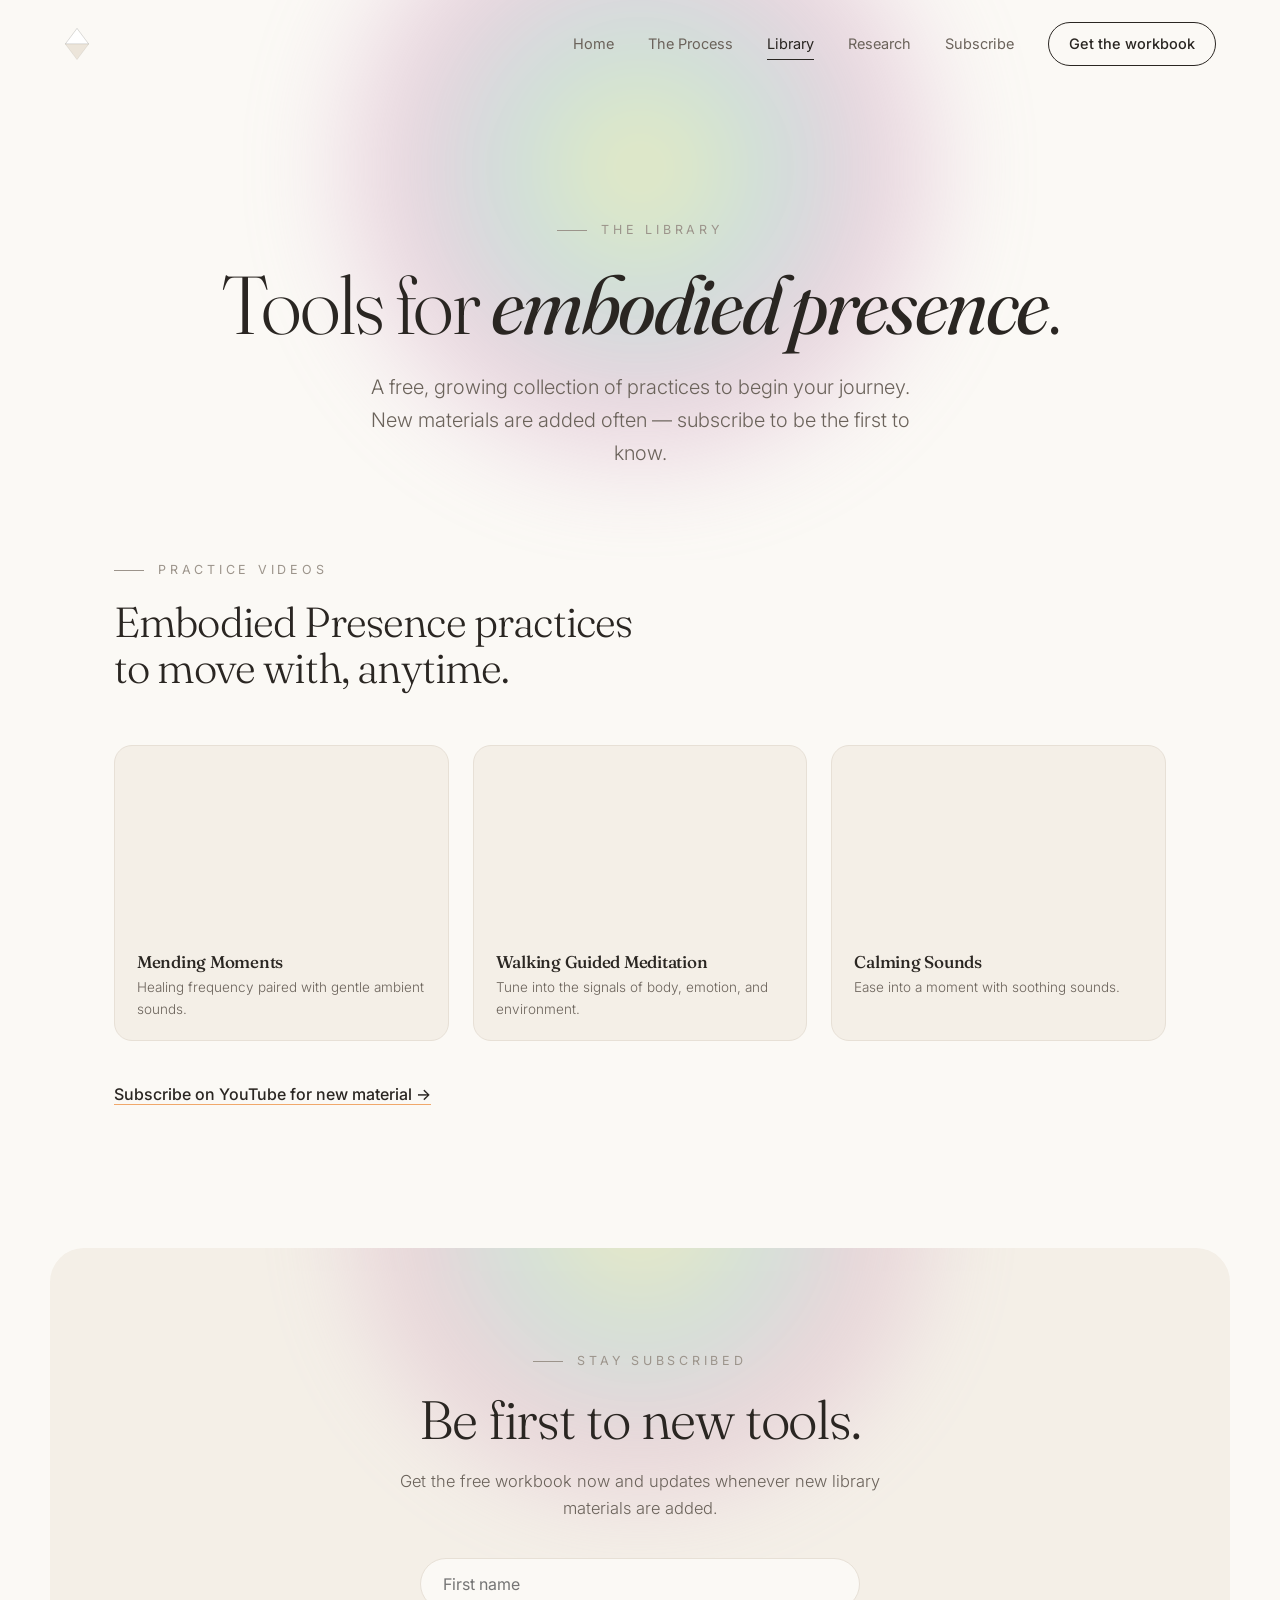
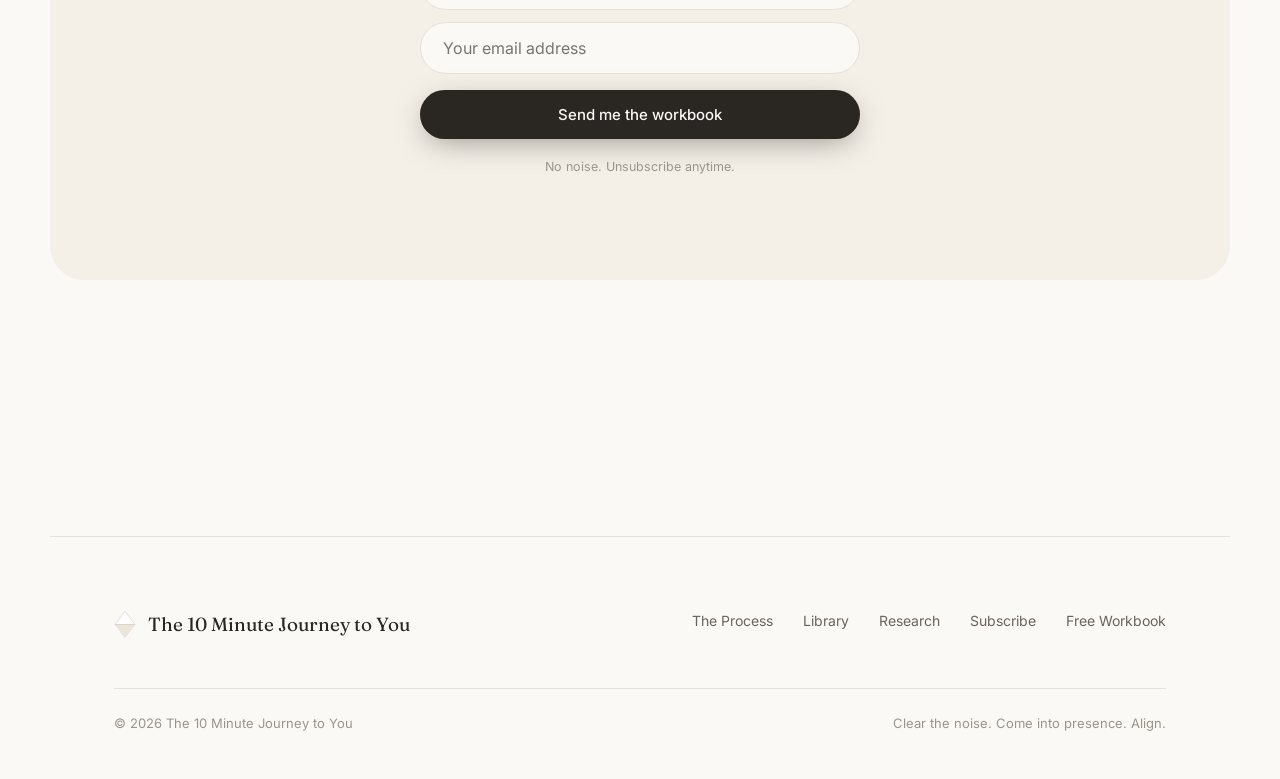
<file: library.html>
<!DOCTYPE html>
<html lang="en">
<head>
<meta charset="UTF-8">
<meta name="viewport" content="width=device-width, initial-scale=1.0">
<title>Library - The 10 Minute Journey to You</title>
<meta name="description" content="A free, growing library of Embodied Presence practices and tools. Begin your 10-minute journey today.">
<meta property="og:title" content="Library - The 10 Minute Journey to You">
<meta property="og:description" content="A free, growing library of Embodied Presence practices and tools. Begin your 10-minute journey today.">
<meta property="og:type" content="website">
<meta property="og:image" content="[data-uri]">
<meta name="twitter:card" content="summary_large_image">
<link rel="icon" href="[data-uri]">
<link rel="preconnect" href="https://fonts.googleapis.com">
<link rel="preconnect" href="https://fonts.gstatic.com" crossorigin>
<link href="https://fonts.googleapis.com/css2?family=Fraunces:ital,opsz,wght@0,9..144,300..600;1,9..144,300..500&family=Inter:wght@300;400;500;600&display=swap" rel="stylesheet">
<style>
:root{
  --ink:#2a2622; --ink-soft:#6b635b; --ink-faint:#9c948b;
  --paper:#fbf9f5; --paper-warm:#f4efe7; --line:#e7e0d6;
  --c-blue:#7fb4d4; --c-green:#9ecf8f; --c-yellow:#f4d97a; --c-orange:#f0a86b; --c-rose:#e89aa8; --c-violet:#b79ccf;
  --maxw:1180px;
  /* vertical rhythm scale — consistent section spacing across breakpoints */
  --space-section:clamp(72px,11vw,150px);
  --space-section-lg:clamp(88px,13vw,180px);
  --space-block:clamp(40px,7vw,72px);
  --space-stack:clamp(24px,5vw,40px);
}
*{margin:0;padding:0;box-sizing:border-box}
html{scroll-behavior:smooth}
body{
  font-family:'Inter',sans-serif; color:var(--ink); background:var(--paper);
  line-height:1.65; -webkit-font-smoothing:antialiased; overflow-x:clip;
}
h1,h2,h3,h4{font-family:'Fraunces',serif; font-weight:400; line-height:1.08; letter-spacing:-0.015em}
.serif{font-family:'Fraunces',serif}
a{color:inherit; text-decoration:none}
img{max-width:100%; display:block}

/* ---------- nav ---------- */
nav{
  position:fixed; top:0; left:0; right:0; z-index:100;
  display:flex; align-items:center; justify-content:space-between;
  padding:22px clamp(24px,6vw,64px);
  transition:background .5s ease, padding .5s ease, box-shadow .5s ease;
}
nav.scrolled,nav.solid{background:rgba(251,249,245,.82); backdrop-filter:blur(18px) saturate(1.4); padding:14px clamp(24px,6vw,64px); box-shadow:0 1px 0 rgba(0,0,0,.04)}
.brand{display:flex; align-items:center; gap:11px; font-family:'Fraunces',serif; font-size:18px; letter-spacing:-.01em}
.brand .glyph{width:26px; height:34px}
.navlinks{display:flex; gap:34px; align-items:center}
.navlinks a{font-size:14.5px; color:var(--ink-soft); transition:color .3s; position:relative}
.navlinks a:hover,.navlinks a.active{color:var(--ink)}
.navlinks a:not(.nav-cta)::after{content:''; position:absolute; left:0; bottom:-4px; width:0; height:1px; background:var(--ink); transition:width .3s}
.navlinks a:not(.nav-cta):hover::after,.navlinks a.active::after{width:100%}
.nav-cta{padding:9px 20px; border:1px solid var(--ink); border-radius:100px; color:var(--ink)!important; font-weight:500; transition:all .35s}
.nav-cta:hover{background:var(--ink); color:var(--paper)!important}
.burger{display:none; flex-direction:column; justify-content:center; align-items:center; gap:5px; cursor:pointer; background:none; border:none; width:44px; height:44px; margin:-4px -10px -4px 0; -webkit-tap-highlight-color:transparent}
.burger span{width:24px; height:2px; background:var(--ink); border-radius:2px; transition:transform .35s cubic-bezier(.2,.8,.2,1), opacity .25s}
.burger.open span:nth-child(1){transform:translateY(7px) rotate(45deg)}
.burger.open span:nth-child(2){opacity:0}
.burger.open span:nth-child(3){transform:translateY(-7px) rotate(-45deg)}
.nav-scrim{position:fixed; inset:0; z-index:99; background:rgba(42,38,34,.32); backdrop-filter:blur(3px); opacity:0; visibility:hidden; transition:opacity .45s ease, visibility .45s ease}
.nav-scrim.open{opacity:1; visibility:visible}

/* ---------- buttons ---------- */
.btn{
  display:inline-block; padding:15px 34px; border-radius:100px; font-size:15px; font-weight:500; cursor:pointer;
  transition:transform .35s cubic-bezier(.2,.8,.2,1), box-shadow .35s, background .35s; border:none; font-family:inherit;
}
.btn-primary{background:var(--ink); color:var(--paper); box-shadow:0 8px 30px -8px rgba(42,38,34,.5)}
.btn-primary:hover{transform:translateY(-3px); box-shadow:0 16px 40px -10px rgba(42,38,34,.55)}
.btn-ghost{background:transparent; color:var(--ink); border:1px solid var(--line)}
.btn-ghost:hover{border-color:var(--ink); transform:translateY(-3px)}
.btn-light{background:var(--paper); color:var(--ink)}
.btn-light:hover{transform:translateY(-3px); box-shadow:0 16px 40px -12px rgba(0,0,0,.5)}
.btn-outline-l{background:transparent; color:var(--paper); border:1px solid rgba(251,249,245,.35)}
.btn-outline-l:hover{border-color:var(--paper); transform:translateY(-3px)}

/* ---------- layout helpers ---------- */
section{position:relative}
.wrap{max-width:var(--maxw); margin:0 auto; padding-left:clamp(24px,6vw,64px); padding-right:clamp(24px,6vw,64px)}
.band{padding:var(--space-section) 0}
.sec-eyebrow{font-size:12.5px; letter-spacing:.3em; text-transform:uppercase; color:var(--ink-faint); margin-bottom:20px; display:flex; align-items:center; gap:14px}
.sec-eyebrow::before{content:''; width:30px; height:1px; background:var(--ink-faint)}
.accent{
  background:linear-gradient(105deg,var(--c-blue),var(--c-green),var(--c-yellow),var(--c-orange),var(--c-rose),var(--c-violet));
  -webkit-background-clip:text; background-clip:text; -webkit-text-fill-color:transparent;
}

.reveal{opacity:0; transform:translateY(34px); transition:opacity 1s cubic-bezier(.2,.7,.2,1), transform 1s cubic-bezier(.2,.7,.2,1)}
.reveal.in{opacity:1; transform:none}
.reveal.d1{transition-delay:.1s}.reveal.d2{transition-delay:.2s}.reveal.d3{transition-delay:.3s}.reveal.d4{transition-delay:.4s}

/* ---------- page header (interior pages) ---------- */
.page-head{
  padding:clamp(140px,20vw,220px) 0 clamp(50px,7vw,90px); text-align:center; position:relative; overflow:hidden;
}
.page-head .aura{
  position:absolute; top:30%; left:50%; transform:translate(-50%,-50%);
  width:min(62vw,600px); aspect-ratio:1; z-index:0; pointer-events:none; filter:blur(54px); opacity:.42;
}
.page-head .inner{position:relative; z-index:2}
.page-head .sec-eyebrow{justify-content:center}
.page-head h1{font-size:clamp(40px,7vw,82px); font-weight:300; letter-spacing:-.03em; margin-bottom:22px}
.page-head h1 em{font-style:italic; font-weight:400}
.page-head p{font-size:clamp(17px,2vw,20px); color:var(--ink-soft); max-width:560px; margin:0 auto; font-weight:300}

/* ---------- hero (home) ---------- */
.hero{min-height:100svh; display:flex; flex-direction:column; align-items:center; justify-content:center; text-align:center; position:relative; padding:120px 24px 80px; overflow:hidden}
.aura-breathe{position:absolute; top:46%; left:50%; transform:translate(-50%,-50%); width:min(78vw,820px); aspect-ratio:1; z-index:0; pointer-events:none; filter:blur(46px); opacity:.5; animation:breathe 11s ease-in-out infinite}
@keyframes breathe{0%,100%{transform:translate(-50%,-50%) scale(1); opacity:.46}50%{transform:translate(-50%,-50%) scale(1.08); opacity:.6}}
.hero-inner{position:relative; z-index:2; max-width:880px}
.eyebrow{font-size:13px; letter-spacing:.34em; text-transform:uppercase; color:var(--ink-soft); margin-bottom:30px; opacity:0; animation:rise 1s .2s forwards}
.hero h1{font-size:clamp(44px,8.2vw,104px); font-weight:300; letter-spacing:-.03em; margin-bottom:26px}
.hero h1 .l{display:inline-block; opacity:0; transform:translateY(28px); animation:rise 1.1s forwards}
.hero h1 em{font-style:italic; font-weight:400}
.hero p.sub{font-size:clamp(17px,2vw,21px); color:var(--ink-soft); max-width:560px; margin:0 auto 42px; font-weight:300; opacity:0; animation:rise 1s 1.1s forwards}
.hero-cta{display:flex; gap:16px; justify-content:center; flex-wrap:wrap; opacity:0; animation:rise 1s 1.3s forwards}
.scrollcue{position:absolute; bottom:34px; left:50%; transform:translateX(-50%); z-index:2; opacity:0; animation:rise 1s 1.7s forwards}
.scrollcue .dot{width:5px; height:5px; border-radius:50%; background:var(--ink-faint); margin:0 auto; animation:fall 1.8s ease-in-out infinite}
.scrollcue span{font-size:11px; letter-spacing:.2em; text-transform:uppercase; color:var(--ink-faint); display:block; margin-top:8px}
@keyframes fall{0%{transform:translateY(0); opacity:0}40%{opacity:1}100%{transform:translateY(14px); opacity:0}}
@keyframes rise{to{opacity:1; transform:translateY(0)}}

/* ---------- statement ---------- */
.statement{text-align:center; padding:var(--space-section-lg) 0}
.statement h2{font-size:clamp(28px,4.6vw,56px); font-weight:300; line-height:1.18; max-width:900px; margin:0 auto; letter-spacing:-.02em}
.statement h2 em{font-style:italic}
.statement .accent{font-style:italic}

/* ---------- pillars ---------- */
.pillars{display:grid; grid-template-columns:repeat(3,1fr); gap:clamp(28px,4vw,64px); margin-top:var(--space-block)}
.pillar .num{font-family:'Fraunces',serif; font-size:15px; color:var(--ink-faint); margin-bottom:18px; letter-spacing:.05em}
.pillar h3{font-size:25px; margin-bottom:12px; font-weight:400}
.pillar p{color:var(--ink-soft); font-size:15.5px; font-weight:300}
.pillar .rule{width:34px; height:2px; border-radius:2px; margin-bottom:24px}

/* ---------- feature ---------- */
.feature{display:grid; grid-template-columns:1.05fr 1fr; gap:clamp(40px,6vw,90px); align-items:center}
.feature.flip{grid-template-columns:1fr 1.05fr}
.feature-img{position:relative; border-radius:22px; overflow:hidden; aspect-ratio:4/3; box-shadow:0 30px 70px -28px rgba(42,38,34,.4)}
.feature-img img{width:100%; height:100%; object-fit:cover; transition:transform 1.2s cubic-bezier(.2,.7,.2,1)}
.feature-img:hover img{transform:scale(1.05)}
.feature h2{font-size:clamp(30px,4vw,46px); font-weight:300; margin-bottom:24px; letter-spacing:-.02em}
.feature h2 em{font-style:italic}
.feature p{color:var(--ink-soft); font-size:16.5px; margin-bottom:18px; font-weight:300}
.inline-link{font-weight:500; color:var(--ink); border-bottom:1.5px solid var(--c-orange); transition:border-color .3s}
.inline-link:hover{border-color:var(--ink)}

/* ---------- process ---------- */
.process-wrap{background:var(--paper-warm); border-radius:34px; padding:clamp(40px,6vw,84px); position:relative; overflow:hidden}
.flow{display:grid; grid-template-columns:repeat(3,1fr); gap:30px; margin-top:56px; position:relative}
.step{background:var(--paper); border:1px solid var(--line); border-radius:18px; padding:30px 26px; transition:transform .5s cubic-bezier(.2,.8,.2,1), box-shadow .5s}
.step:hover{transform:translateY(-6px); box-shadow:0 24px 50px -24px rgba(42,38,34,.3)}
.step .si{font-family:'Fraunces',serif; font-size:13px; letter-spacing:.18em; text-transform:uppercase; margin-bottom:16px; display:flex; align-items:center; gap:10px}
.step .si .pip{width:9px; height:9px; border-radius:50%}
.step h4{font-size:20px; margin-bottom:9px; font-weight:500}
.step p{font-size:14.5px; color:var(--ink-soft); font-weight:300}
.process-note{text-align:center; margin-top:48px; font-family:'Fraunces',serif; font-style:italic; font-size:19px; color:var(--ink-soft)}

/* ---------- book ---------- */
.book{background:var(--ink); color:var(--paper); border-radius:34px; overflow:hidden; position:relative; display:grid; grid-template-columns:1fr 1fr; align-items:center; gap:40px; max-width:100%}
.book-aura{position:absolute; inset:0; opacity:.34; filter:blur(60px); z-index:0}
.book-text{padding:clamp(44px,6vw,80px); position:relative; z-index:2}
.book-text .sec-eyebrow{color:rgba(251,249,245,.55)}
.book-text .sec-eyebrow::before{background:rgba(251,249,245,.4)}
.book-text h2{font-size:clamp(32px,4.4vw,52px); font-weight:300; margin-bottom:22px; letter-spacing:-.02em}
.book-text p{color:rgba(251,249,245,.72); font-size:16.5px; margin-bottom:32px; font-weight:300}
.book-cta{display:flex; gap:14px; flex-wrap:wrap}
.book-visual{position:relative; z-index:2; display:flex; justify-content:center; align-items:center; padding:50px 30px; min-height:440px}
.book-visual img{width:min(78%,330px); border-radius:8px; box-shadow:0 50px 90px -30px rgba(0,0,0,.7); transform:perspective(1400px) rotateY(-16deg) rotateX(3deg); transition:transform 1s cubic-bezier(.2,.7,.2,1)}
.book-visual img:hover{transform:perspective(1400px) rotateY(-7deg) rotateX(1deg) translateY(-8px)}

/* ---------- research ---------- */
.research{display:grid; grid-template-columns:1fr 1fr; gap:clamp(36px,5vw,80px); align-items:start}
.research-stats{display:grid; gap:20px}
.stat{border-top:1px solid var(--line); padding-top:22px}
.stat .big{font-family:'Fraunces',serif; font-size:clamp(38px,5vw,58px); font-weight:300; line-height:1; letter-spacing:-.02em; margin-bottom:8px}
.stat .big .grad{background:linear-gradient(100deg,var(--c-blue),var(--c-violet)); -webkit-background-clip:text; background-clip:text; -webkit-text-fill-color:transparent}
.stat p{font-size:14px; color:var(--ink-soft); font-weight:300}
.research h2{font-size:clamp(30px,4vw,46px); font-weight:300; margin-bottom:22px; letter-spacing:-.02em}
.research p.lead{color:var(--ink-soft); font-size:16.5px; font-weight:300; margin-bottom:20px}
.research .cite{font-size:13px; color:var(--ink-faint); font-weight:300; line-height:1.6}

/* ---------- quote ---------- */
.quote{text-align:center; padding:var(--space-section) 0}
.quote blockquote{font-family:'Fraunces',serif; font-size:clamp(22px,3.3vw,38px); font-weight:300; line-height:1.34; max-width:920px; margin:0 auto 28px; letter-spacing:-.015em; font-style:italic}
.quote cite{font-style:normal; font-size:14px; letter-spacing:.18em; text-transform:uppercase; color:var(--ink-faint)}

/* ---------- forms / email capture ---------- */
.capture{text-align:center; background:var(--paper-warm); border-radius:34px; padding:clamp(56px,8vw,110px) clamp(24px,5vw,60px); position:relative; overflow:hidden}
.capture h2{font-size:clamp(30px,4.6vw,54px); font-weight:300; margin-bottom:18px; letter-spacing:-.02em}
.capture p.sub{color:var(--ink-soft); max-width:480px; margin:0 auto 36px; font-weight:300; font-size:16.5px}
.eform{display:flex; flex-direction:column; gap:12px; max-width:440px; margin:0 auto; position:relative; z-index:2}
.eform .row{display:flex; gap:12px}
.eform .row input{flex:1}
.eform input{width:100%; padding:15px 22px; border-radius:100px; border:1px solid var(--line); background:var(--paper); font-family:inherit; font-size:16px; color:var(--ink); transition:border-color .3s}
.eform input:focus{outline:none; border-color:var(--ink)}
.eform .btn{width:100%; margin-top:4px}
.form-note{font-size:12.5px; color:var(--ink-faint); margin-top:6px}
.form-success{display:none; text-align:center; position:relative; z-index:2; max-width:440px; margin:0 auto}
.form-success.show{display:block; animation:rise .7s forwards}
.form-success .check{width:54px; height:54px; border-radius:50%; background:linear-gradient(120deg,var(--c-green),var(--c-blue)); display:flex; align-items:center; justify-content:center; margin:0 auto 20px}
.form-success h3{font-size:26px; font-weight:400; margin-bottom:10px}
.form-success p{color:var(--ink-soft); font-size:15.5px; margin-bottom:24px; font-weight:300}
.field-error{border-color:var(--c-rose)!important}

/* ---------- library / video ---------- */
.video-grid{display:grid; grid-template-columns:repeat(3,1fr); gap:24px; margin-top:54px}
.video-card{border-radius:18px; overflow:hidden; background:var(--paper-warm); border:1px solid var(--line); transition:transform .5s cubic-bezier(.2,.8,.2,1), box-shadow .5s}
.video-card:hover{transform:translateY(-6px); box-shadow:0 24px 50px -24px rgba(42,38,34,.3)}
.video-card .frame{aspect-ratio:16/9; width:100%}
.video-card .frame iframe{width:100%; height:100%; border:0; display:block}
.video-card .vc-body{padding:20px 22px}
.video-card h4{font-size:17px; font-weight:500; margin-bottom:4px}
.video-card p{font-size:13.5px; color:var(--ink-soft); font-weight:300}

/* ---------- research list (library) ---------- */
.ref-list{display:grid; gap:0; margin-top:40px; max-width:920px}
.ref{border-top:1px solid var(--line); padding:26px 0; display:grid; grid-template-columns:200px 1fr; gap:30px}
.ref:last-child{border-bottom:1px solid var(--line)}
.ref .tag{font-family:'Fraunces',serif; font-size:15px; font-weight:500; color:var(--ink)}
.ref .body p{font-size:15px; color:var(--ink-soft); font-weight:300; margin-bottom:8px}
.ref .body .src{font-size:12.5px; color:var(--ink-faint); font-weight:300; line-height:1.55}

/* ---------- process page detail ---------- */
.detail{display:grid; gap:clamp(60px,9vw,120px); margin-top:20px}
.detail-block{display:grid; grid-template-columns:auto 1fr; gap:clamp(30px,5vw,70px); align-items:start}
.detail-block .marker{font-family:'Fraunces',serif; font-size:clamp(50px,8vw,104px); font-weight:300; line-height:.8; color:transparent; -webkit-text-stroke:1px var(--ink-faint); letter-spacing:-.04em}
.detail-block h3{font-size:clamp(26px,3.4vw,38px); font-weight:300; margin-bottom:18px; letter-spacing:-.02em}
.detail-block h3 em{font-style:italic}
.detail-block p{color:var(--ink-soft); font-size:16.5px; font-weight:300; margin-bottom:16px; max-width:640px}

/* ---------- popup modal ---------- */
.modal-overlay{
  position:fixed; inset:0; z-index:1000; background:rgba(42,38,34,.45); backdrop-filter:blur(6px);
  display:flex; align-items:center; justify-content:center; padding:24px;
  opacity:0; visibility:hidden; transition:opacity .5s ease, visibility .5s ease;
}
.modal-overlay.open{opacity:1; visibility:visible}
.modal{
  background:var(--paper); border-radius:28px; max-width:920px; width:100%; position:relative; overflow:hidden;
  display:grid; grid-template-columns:1fr 1fr; box-shadow:0 50px 120px -30px rgba(42,38,34,.6);
  transform:translateY(30px) scale(.97); transition:transform .55s cubic-bezier(.2,.8,.2,1);
}
.modal-overlay.open .modal{transform:none}
.modal-visual{position:relative; background:var(--ink); display:flex; align-items:center; justify-content:center; padding:44px 30px; overflow:hidden; min-height:340px}
.modal-visual .m-aura{position:absolute; inset:0; opacity:.4; filter:blur(50px)}
.modal-visual img{position:relative; z-index:2; width:min(72%,230px); border-radius:6px; box-shadow:0 40px 70px -24px rgba(0,0,0,.7); transform:perspective(1200px) rotateY(-14deg) rotateX(3deg)}
.modal-body{padding:clamp(34px,4vw,52px); display:flex; flex-direction:column; justify-content:center}
.modal-body .sec-eyebrow{margin-bottom:16px}
.modal-body h2{font-size:clamp(27px,3.4vw,38px); font-weight:300; line-height:1.1; margin-bottom:14px; letter-spacing:-.02em}
.modal-body h2 em{font-style:italic}
.modal-body p.lead{color:var(--ink-soft); font-size:15.5px; font-weight:300; margin-bottom:26px}
.modal-close{position:absolute; top:18px; right:18px; z-index:5; width:38px; height:38px; border-radius:50%; border:none; background:rgba(251,249,245,.9); cursor:pointer; display:flex; align-items:center; justify-content:center; transition:transform .3s, background .3s}
.modal-close:hover{transform:rotate(90deg); background:#fff}
.modal .eform{margin:0; max-width:none}
.modal .form-success{margin:0; max-width:none; text-align:left}
.modal .form-success .check{margin:0 0 18px}

/* ---------- footer ---------- */
footer.wrap{padding:72px clamp(24px,6vw,64px) 44px; border-top:1px solid var(--line); margin-top:clamp(60px,9vw,120px)}
.foot{display:flex; justify-content:space-between; align-items:flex-start; gap:40px; flex-wrap:wrap}
.foot-brand{display:flex; align-items:center; gap:12px; font-family:'Fraunces',serif; font-size:19px}
.foot-links{display:flex; gap:30px; flex-wrap:wrap}
.foot-links a{font-size:14px; color:var(--ink-soft); transition:color .3s}
.foot-links a:hover{color:var(--ink)}
.foot-bottom{margin-top:48px; padding-top:24px; border-top:1px solid var(--line); display:flex; justify-content:space-between; flex-wrap:wrap; gap:14px; font-size:13px; color:var(--ink-faint)}

/* ---------- responsive ---------- */
@media(max-width:860px){
  .navlinks{
    position:fixed; top:0; right:0; bottom:0; left:0;
    width:auto; max-width:none;
    height:100dvh; min-height:100vh;
    background:var(--paper);
    display:flex; flex-direction:column; justify-content:flex-start; align-items:stretch;
    gap:2px;
    padding:calc(78px + env(safe-area-inset-top,0px)) clamp(24px,7vw,40px) calc(28px + env(safe-area-inset-bottom,0px));
    transform:translateX(100%);
    opacity:0;
    transition:transform .5s cubic-bezier(.2,.8,.2,1), opacity .4s ease;
    overflow-y:auto; -webkit-overflow-scrolling:touch;
    z-index:100;
  }
  .navlinks.open{transform:none; opacity:1}
  .navlinks a{font-size:clamp(20px,5.5vw,26px); font-family:'Fraunces',serif; font-weight:300; padding:18px 4px; min-height:56px; display:flex; align-items:center; -webkit-tap-highlight-color:transparent; letter-spacing:-.01em}
  .navlinks a:not(.nav-cta)::after{display:none}
  .navlinks a:not(.nav-cta){border-bottom:1px solid var(--line)}
  .navlinks a.active{color:var(--ink); font-weight:400}
  .navlinks .nav-cta{font-family:'Inter',sans-serif; margin-top:auto; justify-content:center; padding:17px 20px; font-size:16px; border-radius:100px; min-height:56px; background:var(--ink); color:var(--paper)!important; border-color:var(--ink)}
  .burger{display:flex; z-index:101}
  nav{z-index:102}
  .brand{z-index:103; position:relative}
  .pillars,.flow,.research,.video-grid{grid-template-columns:1fr}
  .pillars{gap:var(--space-stack)}
  .pillar{padding-top:var(--space-stack); border-top:1px solid var(--line)}
  .pillar:first-child{padding-top:0; border-top:none}
  .feature{gap:var(--space-stack)}
  .research{gap:var(--space-stack)}
  .research-stats{grid-template-columns:repeat(3,1fr); gap:14px}
  .feature,.feature.flip,.book{grid-template-columns:1fr}
  .feature.flip .feature-img{order:-1}
  .book-visual{order:-1; min-height:0; padding:30px 30px 0}
  .book-visual img{width:min(40%,140px)}
  .book-text{padding:20px clamp(24px,6vw,40px) 30px}
  .book-text h2{font-size:clamp(24px,5.5vw,32px); margin-bottom:10px}
  .book-text p{font-size:14.5px; margin-bottom:18px; line-height:1.5}
  .book-text .sec-eyebrow{margin-bottom:10px}
  .book .eform{gap:10px}
  .book .eform .btn{margin-top:2px}
  .book .eform .row{flex-direction:row; gap:10px}
  .modal{grid-template-columns:1fr; max-width:420px; max-height:92dvh; overflow-y:auto; -webkit-overflow-scrolling:touch}
  .modal-overlay{padding:16px; align-items:center}
  .modal-visual{min-height:0; padding:28px 30px 0}
  .modal-visual img{width:120px}
  .modal-body{padding:22px 26px calc(26px + env(safe-area-inset-bottom,0px))}
  .modal-body .sec-eyebrow{margin-bottom:10px}
  .modal-body h2{font-size:24px; margin-bottom:10px}
  .modal-body p.lead{font-size:14.5px; margin-bottom:18px}
  .modal-close{top:12px; right:12px; width:40px; height:40px}
  .modal .eform{gap:10px}
  .ref{grid-template-columns:1fr; gap:8px}
  .detail-block{grid-template-columns:1fr; gap:10px}
  .detail-block .marker{font-size:60px}
  .foot-links{gap:6px 26px}
  .foot-links a{padding:8px 0; min-height:40px; display:flex; align-items:center}
  .inline-link{display:inline-block; padding:4px 0}
}
@media(max-width:540px){
  .wrap{padding-left:24px; padding-right:24px}
  footer.wrap{margin-top:56px; padding-top:48px}
  .sec-eyebrow,.eyebrow{font-size:12px; letter-spacing:.22em}
  .form-note{font-size:13px}
  .stat p,.pillar p,.step p{font-size:15px}
  .research-stats{grid-template-columns:1fr}
  .video-grid{grid-template-columns:1fr}
  .hero-cta{flex-direction:column; width:100%; max-width:300px; margin:0 auto}
  .hero-cta .btn{width:100%}
  .eform .row{flex-direction:column}
}
@media(prefers-reduced-motion:reduce){
  *{animation:none!important; transition:none!important}
  .reveal{opacity:1; transform:none}
  .aura-breathe{animation:none!important}
}

</style>
</head>
<body>

<svg width="0" height="0" style="position:absolute"><defs>
<radialGradient id="aura" cx="0.5" cy="0.5" r="0.5">
<stop offset="0" stop-color="#f4d97a"/><stop offset="0.3" stop-color="#9ecf8f"/><stop offset="0.55" stop-color="#7fb4d4"/><stop offset="0.78" stop-color="#e89aa8"/><stop offset="1" stop-color="#b79ccf"/>
</radialGradient>
</defs></svg>

<nav id="nav">
  <a href="index.html" class="brand" aria-label="The 10 Minute Journey to You — Home"><svg class="glyph" width="30" height="39" viewBox="0 0 40 52"><polygon points="20,2 38,26 20,26 2,26" style="fill:#fff;stroke:rgba(42,38,34,.25)"/><polygon points="2,26 20,26 38,26 20,50" style="fill:#ece5da;stroke:rgba(42,38,34,.12)"/></svg></a>
  <div class="navlinks" id="navlinks">
    <a href="index.html">Home</a><a href="process.html">The Process</a><a href="library.html" class="active">Library</a><a href="research.html">Research</a><a href="subscribe.html">Subscribe</a>
    <a href="subscribe.html" class="nav-cta">Get the workbook</a>
  </div>
  <button class="burger" id="burger" aria-label="Menu"><span></span><span></span><span></span></button>
</nav>

<header class="page-head">
  <svg class="aura" viewBox="0 0 100 100"><circle cx="50" cy="50" r="48" fill="url(#aura)"/></svg>
  <div class="inner wrap">
    <div class="sec-eyebrow">The library</div>
    <h1>Tools for <em>embodied presence</em>.</h1>
    <p>A free, growing collection of practices to begin your journey. New materials are added often &mdash; subscribe to be the first to know.</p>
  </div>
</header>

<section class="wrap" style="padding-bottom:0">
  <div class="sec-eyebrow reveal">Practice videos</div>
  <h2 class="reveal serif" style="font-size:clamp(26px,3.6vw,42px);font-weight:300;max-width:560px;letter-spacing:-.02em">Embodied Presence practices to move with, anytime.</h2>
  <div class="video-grid"><div class="video-card reveal"><div class="frame"><iframe src="https://www.youtube.com/embed/E8qRhZsTd0s" title="Mending Moments" loading="lazy" allow="accelerometer; clipboard-write; encrypted-media; gyroscope; picture-in-picture" allowfullscreen></iframe></div><div class="vc-body"><h4>Mending Moments</h4><p>Healing frequency paired with gentle ambient sounds.</p></div></div><div class="video-card reveal"><div class="frame"><iframe src="https://www.youtube.com/embed/qegnblLLTmg" title="Walking Guided Meditation" loading="lazy" allow="accelerometer; clipboard-write; encrypted-media; gyroscope; picture-in-picture" allowfullscreen></iframe></div><div class="vc-body"><h4>Walking Guided Meditation</h4><p>Tune into the signals of body, emotion, and environment.</p></div></div><div class="video-card reveal"><div class="frame"><iframe src="https://www.youtube.com/embed/xsBd4_AWCi8" title="Calming Sounds" loading="lazy" allow="accelerometer; clipboard-write; encrypted-media; gyroscope; picture-in-picture" allowfullscreen></iframe></div><div class="vc-body"><h4>Calming Sounds</h4><p>Ease into a moment with soothing sounds.</p></div></div></div>
  <div style="margin-top:40px" class="reveal"><a href="https://www.youtube.com/@The10MinuteJourneytoYou" target="_blank" rel="noopener" class="inline-link">Subscribe on YouTube for new material &rarr;</a></div>
</section>

<section class="band wrap">
  <div class="capture">
    <svg class="aura-breathe" style="opacity:.3;animation:none;top:-6%;width:min(80vw,600px)" viewBox="0 0 100 100"><circle cx="50" cy="50" r="48" fill="url(#aura)"/></svg>
    <div style="position:relative;z-index:2">
      <div class="sec-eyebrow reveal" style="justify-content:center">Stay subscribed</div>
      <h2 class="reveal">Be first to new tools.</h2>
      <p class="sub reveal d1">Get the free workbook now and updates whenever new library materials are added.</p>
      <form class="eform reveal d2" data-source="library-page">
        <div class="row"><input type="text" name="first" placeholder="First name" aria-label="First name"></div>
        <input type="email" name="email" placeholder="Your email address" aria-label="Email address" required>
        <button type="submit" class="btn btn-primary">Send me the workbook</button>
        <p class="form-note">No noise. Unsubscribe anytime.</p>
      </form>
      <div class="form-success">
        <div class="check"><svg width="24" height="24" viewBox="0 0 24 24"><path d="M5 12.5l4.5 4.5L19 7.5" stroke="#fff" stroke-width="2.2" fill="none" stroke-linecap="round" stroke-linejoin="round"/></svg></div>
        <h3>Your workbook is ready.</h3>
        <p>Thank you for joining the journey. Your download is one tap away.</p>
        <a class="dl-link btn btn-primary" href="The_10_Minute_Journey_to_You_Workbook.pdf" download>Download the workbook (PDF)</a>
      </div>
    </div>
  </div>
</section>

<footer class="wrap">
  <div class="foot">
    <a href="index.html" class="foot-brand"><svg class="glyph" width="22" height="29" viewBox="0 0 40 52"><polygon points="20,2 38,26 20,26 2,26" style="fill:#fff;stroke:rgba(42,38,34,.25)"/><polygon points="2,26 20,26 38,26 20,50" style="fill:#ece5da;stroke:rgba(42,38,34,.12)"/></svg><span>The 10 Minute Journey to You</span></a>
    <div class="foot-links">
      <a href="process.html">The Process</a>
      <a href="library.html">Library</a>
      <a href="research.html">Research</a>
      <a href="subscribe.html">Subscribe</a>
      <a href="subscribe.html">Free Workbook</a>
    </div>
  </div>
  <div class="foot-bottom">
    <span>&copy; 2026 The 10 Minute Journey to You</span>
    <span>Clear the noise. Come into presence. Align.</span>
  </div>
</footer>
<!-- timed workbook popup -->
<div class="modal-overlay" id="workbookModal" role="dialog" aria-modal="true" aria-label="Download the free workbook">
  <div class="modal">
    <button class="modal-close" id="modalClose" aria-label="Close">
      <svg width="16" height="16" viewBox="0 0 16 16"><path d="M3 3l10 10M13 3L3 13" stroke="#2a2622" stroke-width="1.6" stroke-linecap="round"/></svg>
    </button>
    <div class="modal-visual">
      <svg class="m-aura" viewBox="0 0 100 100" preserveAspectRatio="xMidYMid slice"><circle cx="50" cy="50" r="42" fill="url(#aura)"/></svg>
      <img src="[data-uri]" alt="The 10 Minute Journey to You emblem">
    </div>
    <div class="modal-body">
      <div class="sec-eyebrow">Free, for a limited time</div>
      <h2>Start your journey with the <em>free workbook</em>.</h2>
      <p class="lead">Enter your email and download <em>The 10 Minute Journey to You</em> workbook as a PDF &mdash; plus gentle updates as the book arrives.</p>
      <form class="eform" data-source="popup">
        <div class="row"><input type="text" name="first" placeholder="First name" aria-label="First name"></div>
        <input type="email" name="email" placeholder="Your email address" aria-label="Email address" required>
        <button type="submit" class="btn btn-primary">Send me the workbook</button>
        <p class="form-note">No noise. Unsubscribe anytime.</p>
      </form>
      <div class="form-success">
        <div class="check"><svg width="24" height="24" viewBox="0 0 24 24"><path d="M5 12.5l4.5 4.5L19 7.5" stroke="#fff" stroke-width="2.2" fill="none" stroke-linecap="round" stroke-linejoin="round"/></svg></div>
        <h3>Your workbook is ready.</h3>
        <p>Thank you for joining. Your download is one tap away.</p>
        <a class="dl-link btn btn-primary" href="The_10_Minute_Journey_to_You_Workbook.pdf" download>Download the workbook (PDF)</a>
      </div>
    </div>
  </div>
</div>
<script>
/* =========================================================================
   The 10 Minute Journey to You — shared site script
   =========================================================================
   BACKEND WIRE-UP (do this later):
   Everything funnels through submitEmail() below. Replace the body of that
   one function with your form service call (Formspree, Mailchimp, etc.) and
   every form + the popup will work. Nothing else needs to change.
   ========================================================================= */

/* ---- CONFIG: edit these two values ---- */
const WORKBOOK_PDF_URL = "The_10_Minute_Journey_to_You_Workbook.pdf";   // drop your PDF in the site root with this name
const POPUP_DELAY_MS    = 8000;            // popup appears after 8 seconds
const POPUP_COOLDOWN_DAYS = 7;             // don't re-show for this many days after close/submit

/* ---- The single integration point ----
   Wire this to your email service later. It must return a Promise.
   Resolve on success, reject on failure. Right now it just simulates a
   network call so the UI is fully functional for testing. */
async function submitEmail({ first, last, email, source }) {
  const res = await fetch("https://formspree.io/f/xkolbabj", {
    method: "POST",
    headers: { "Content-Type": "application/json", "Accept": "application/json" },
    body: JSON.stringify({
      email: email,
      name: [first, last].filter(Boolean).join(" "),
      source: source,
      _subject: "New signup — The 10 Minute Journey to You (" + (source || "site") + ")"
    })
  });
  if (!res.ok) throw new Error("Submission failed");
  return true;
}

/* ---------- nav: scroll state + mobile menu ---------- */
(function () {
  const nav = document.getElementById("nav");
  if (nav && !nav.classList.contains("solid")) {
    const onScroll = () => nav.classList.toggle("scrolled", window.scrollY > 40);
    addEventListener("scroll", onScroll); onScroll();
  }
  const burger = document.getElementById("burger");
  const links = document.getElementById("navlinks");
  if (burger && links) {
    // scrim behind the panel
    let scrim = document.querySelector(".nav-scrim");
    if (!scrim) {
      scrim = document.createElement("div");
      scrim.className = "nav-scrim";
      document.body.appendChild(scrim);
    }
    const setMenu = (open) => {
      links.classList.toggle("open", open);
      burger.classList.toggle("open", open);
      scrim.classList.toggle("open", open);
      burger.setAttribute("aria-expanded", open ? "true" : "false");
      document.body.style.overflow = open ? "hidden" : "";
    };
    burger.setAttribute("aria-label", "Menu");
    burger.setAttribute("aria-expanded", "false");
    burger.addEventListener("click", () => setMenu(!links.classList.contains("open")));
    scrim.addEventListener("click", () => setMenu(false));
    links.querySelectorAll("a").forEach(a => a.addEventListener("click", () => setMenu(false)));
    addEventListener("keydown", (e) => { if (e.key === "Escape") setMenu(false); });
    // close menu if resized up to desktop
    addEventListener("resize", () => { if (window.innerWidth > 860) setMenu(false); });
  }
})();

/* ---------- scroll reveal ---------- */
(function () {
  const els = document.querySelectorAll(".reveal");
  if (!els.length) return;
  const io = new IntersectionObserver((entries) => {
    entries.forEach(e => { if (e.isIntersecting) { e.target.classList.add("in"); io.unobserve(e.target); } });
  }, { threshold: 0.16 });
  els.forEach(el => io.observe(el));
})();

/* ---------- email forms (page forms + popup share this) ---------- */
function wireForm(form) {
  if (!form || form.dataset.wired) return;
  form.dataset.wired = "1";
  const success = form.parentElement.querySelector(".form-success");
  const dlLink  = success ? success.querySelector(".dl-link") : null;
  if (dlLink) dlLink.setAttribute("href", WORKBOOK_PDF_URL);

  form.addEventListener("submit", async (e) => {
    e.preventDefault();
    const emailEl = form.querySelector('input[type="email"]');
    const firstEl = form.querySelector('input[name="first"]');
    const lastEl  = form.querySelector('input[name="last"]');
    const btn     = form.querySelector("button[type=submit], .btn");

    // light validation
    let ok = true;
    [emailEl, firstEl].forEach(el => { if (el) el.classList.remove("field-error"); });
    if (firstEl && !firstEl.value.trim()) { firstEl.classList.add("field-error"); ok = false; }
    const emailVal = emailEl ? emailEl.value.trim() : "";
    if (!/^[^\s@]+@[^\s@]+\.[^\s@]+$/.test(emailVal)) { emailEl.classList.add("field-error"); ok = false; }
    if (!ok) return;

    const original = btn.textContent;
    btn.textContent = "Sending…"; btn.style.opacity = ".7"; btn.disabled = true;

    try {
      await submitEmail({
        first: firstEl ? firstEl.value.trim() : "",
        last:  lastEl ? lastEl.value.trim() : "",
        email: emailVal,
        source: form.dataset.source || "site"
      });
      if (success) { form.style.display = "none"; success.classList.add("show"); }
      else { btn.textContent = "Welcome ✓"; }
      setPopupCooldown(); // any successful capture suppresses the popup
    } catch (err) {
      btn.textContent = "Try again";
      setTimeout(() => { btn.textContent = original; btn.style.opacity = "1"; btn.disabled = false; }, 1800);
    }
  });
}
document.querySelectorAll("form.eform").forEach(wireForm);

/* ---------- timed workbook popup ---------- */
(function () {
  const overlay = document.getElementById("workbookModal");
  if (!overlay) return;

  const COOLDOWN_KEY = "tmj_popup_seen";
  function suppressed() {
    try {
      const t = localStorage.getItem(COOLDOWN_KEY);
      if (!t) return false;
      return (Date.now() - parseInt(t, 10)) < POPUP_COOLDOWN_DAYS * 864e5;
    } catch { return false; }
  }
  window.setPopupCooldown = function () {
    try { localStorage.setItem(COOLDOWN_KEY, String(Date.now())); } catch {}
  };

  let opened = false;
  function open() {
    if (opened || suppressed()) return;
    opened = true;
    overlay.classList.add("open");
    document.body.style.overflow = "hidden";
    const f = overlay.querySelector("input"); if (f) setTimeout(() => f.focus(), 600);
  }
  function close() {
    overlay.classList.remove("open");
    document.body.style.overflow = "";
    setPopupCooldown();
  }

  if (!suppressed()) setTimeout(open, POPUP_DELAY_MS);

  overlay.querySelector(".modal-close").addEventListener("click", close);
  overlay.addEventListener("click", (e) => { if (e.target === overlay) close(); });
  addEventListener("keydown", (e) => { if (e.key === "Escape" && overlay.classList.contains("open")) close(); });

  // expose a manual trigger for "get the workbook" buttons
  window.openWorkbookPopup = function () { opened = false; open(); };
})();

</script>
</body>
</html>
</file>
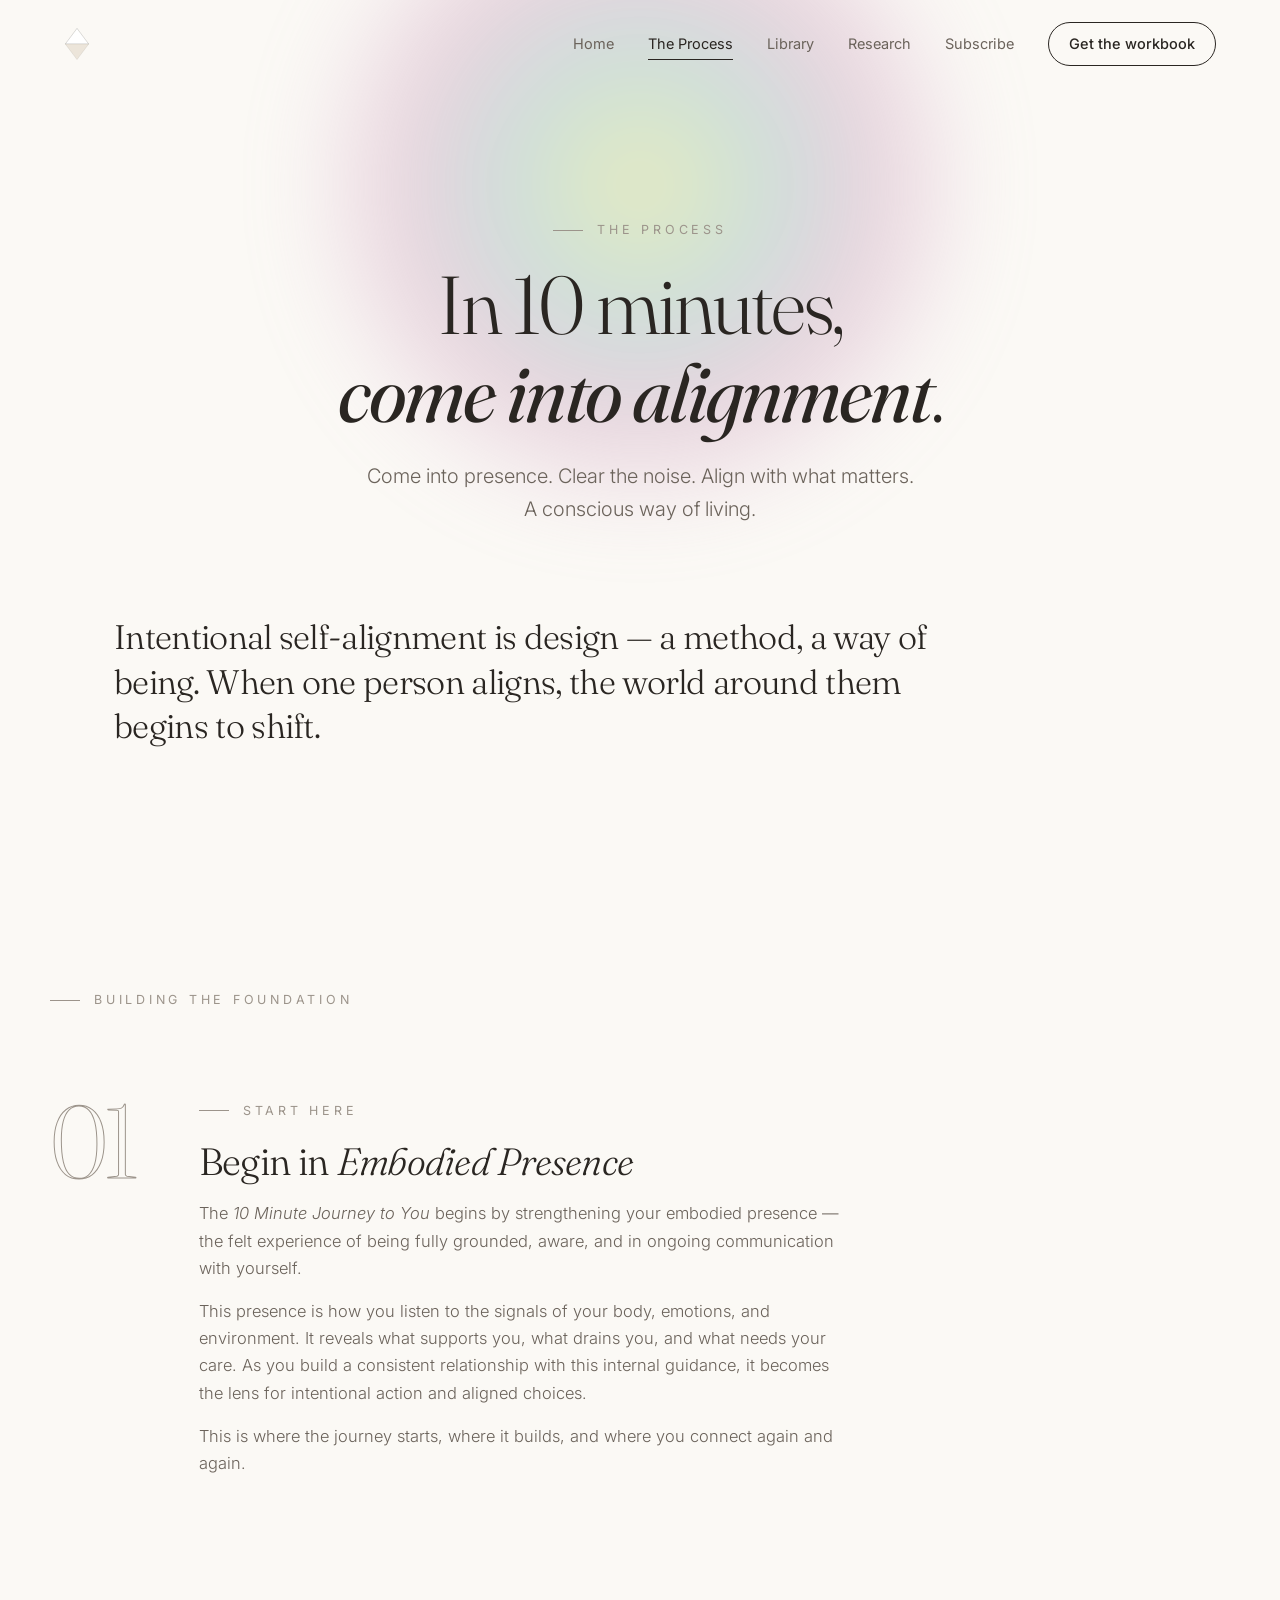
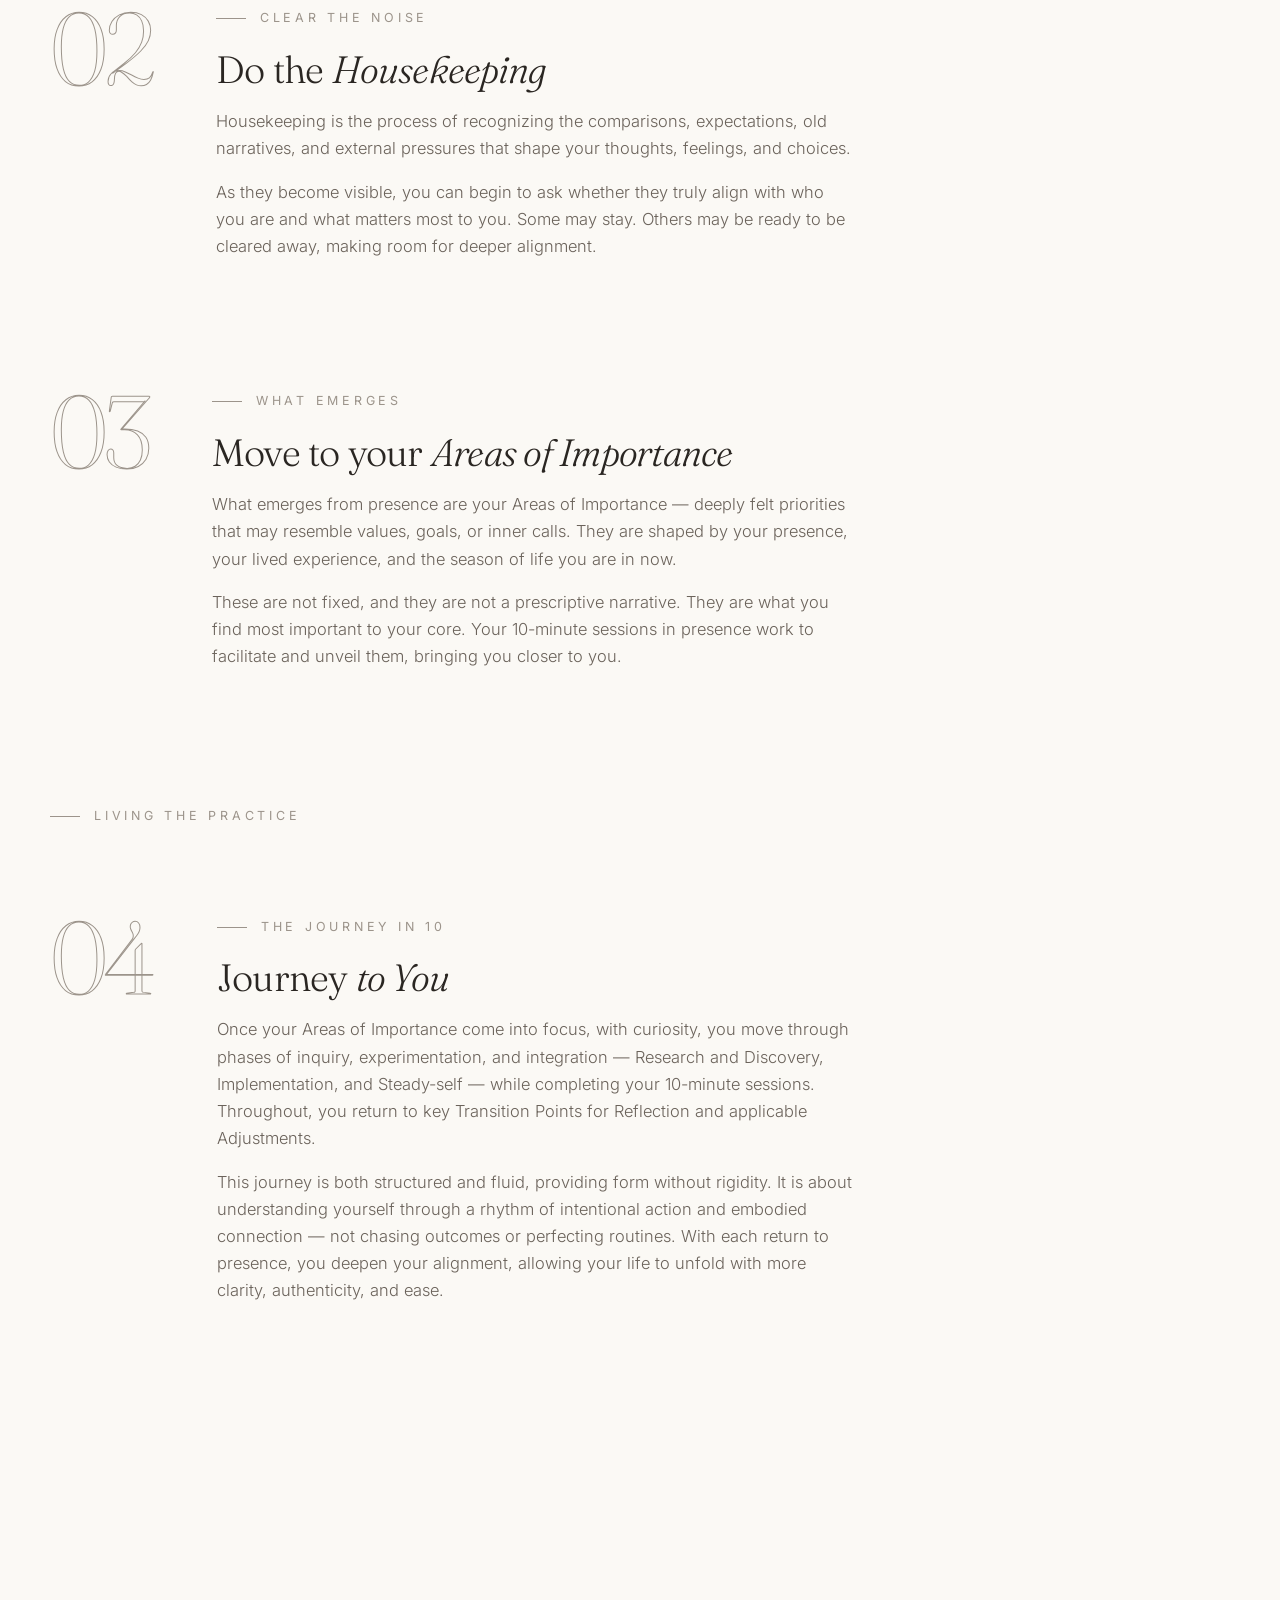
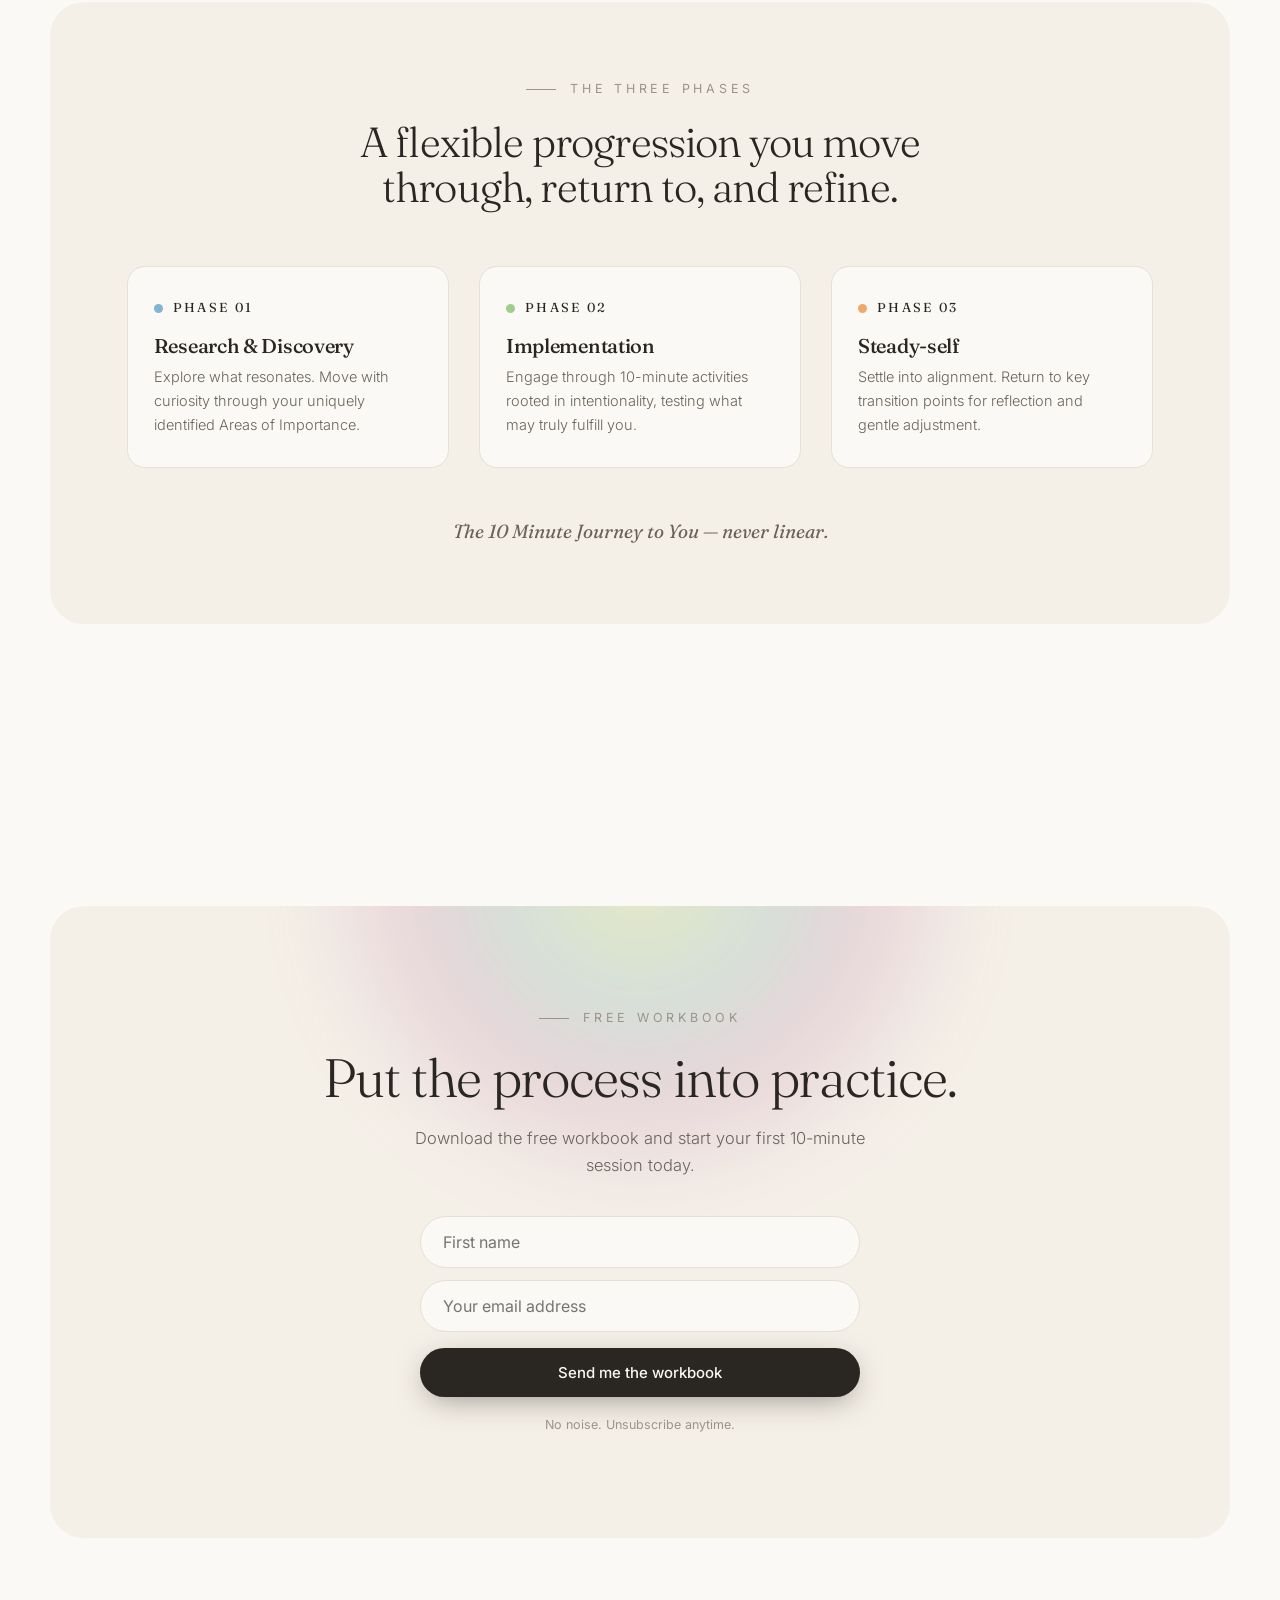
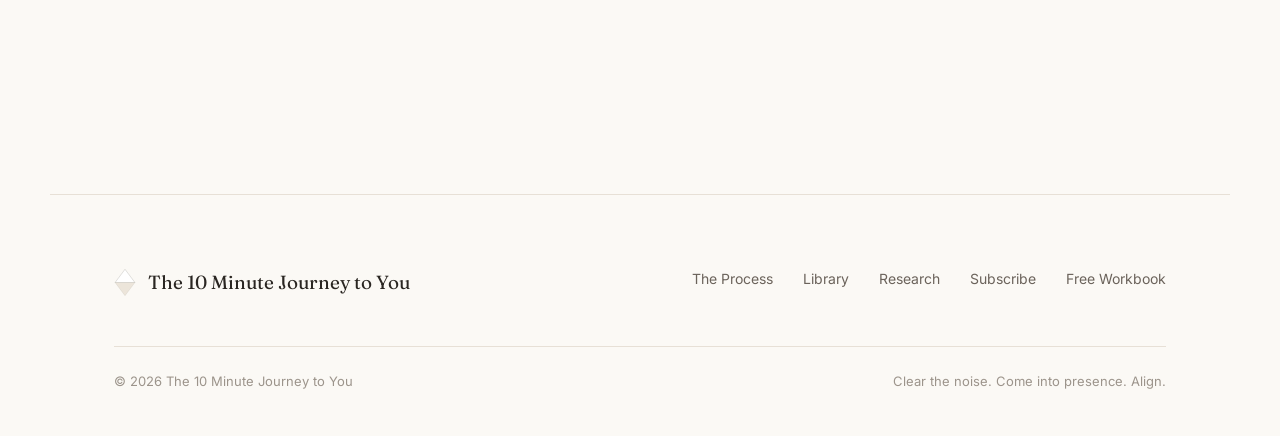
<file: process.html>
<!DOCTYPE html>
<html lang="en">
<head>
<meta charset="UTF-8">
<meta name="viewport" content="width=device-width, initial-scale=1.0">
<title>The Process - The 10 Minute Journey to You</title>
<meta name="description" content="In 10 minutes: clear the noise, come into presence, align with what matters. A method that is structured yet fluid, deliberate and embodied.">
<meta property="og:title" content="The Process - The 10 Minute Journey to You">
<meta property="og:description" content="In 10 minutes: clear the noise, come into presence, align with what matters. A method that is structured yet fluid, deliberate and embodied.">
<meta property="og:type" content="website">
<meta property="og:image" content="[data-uri]">
<meta name="twitter:card" content="summary_large_image">
<link rel="icon" href="[data-uri]">
<link rel="preconnect" href="https://fonts.googleapis.com">
<link rel="preconnect" href="https://fonts.gstatic.com" crossorigin>
<link href="https://fonts.googleapis.com/css2?family=Fraunces:ital,opsz,wght@0,9..144,300..600;1,9..144,300..500&family=Inter:wght@300;400;500;600&display=swap" rel="stylesheet">
<style>
:root{
  --ink:#2a2622; --ink-soft:#6b635b; --ink-faint:#9c948b;
  --paper:#fbf9f5; --paper-warm:#f4efe7; --line:#e7e0d6;
  --c-blue:#7fb4d4; --c-green:#9ecf8f; --c-yellow:#f4d97a; --c-orange:#f0a86b; --c-rose:#e89aa8; --c-violet:#b79ccf;
  --maxw:1180px;
  /* vertical rhythm scale — consistent section spacing across breakpoints */
  --space-section:clamp(72px,11vw,150px);
  --space-section-lg:clamp(88px,13vw,180px);
  --space-block:clamp(40px,7vw,72px);
  --space-stack:clamp(24px,5vw,40px);
}
*{margin:0;padding:0;box-sizing:border-box}
html{scroll-behavior:smooth}
body{
  font-family:'Inter',sans-serif; color:var(--ink); background:var(--paper);
  line-height:1.65; -webkit-font-smoothing:antialiased; overflow-x:clip;
}
h1,h2,h3,h4{font-family:'Fraunces',serif; font-weight:400; line-height:1.08; letter-spacing:-0.015em}
.serif{font-family:'Fraunces',serif}
a{color:inherit; text-decoration:none}
img{max-width:100%; display:block}

/* ---------- nav ---------- */
nav{
  position:fixed; top:0; left:0; right:0; z-index:100;
  display:flex; align-items:center; justify-content:space-between;
  padding:22px clamp(24px,6vw,64px);
  transition:background .5s ease, padding .5s ease, box-shadow .5s ease;
}
nav.scrolled,nav.solid{background:rgba(251,249,245,.82); backdrop-filter:blur(18px) saturate(1.4); padding:14px clamp(24px,6vw,64px); box-shadow:0 1px 0 rgba(0,0,0,.04)}
.brand{display:flex; align-items:center; gap:11px; font-family:'Fraunces',serif; font-size:18px; letter-spacing:-.01em}
.brand .glyph{width:26px; height:34px}
.navlinks{display:flex; gap:34px; align-items:center}
.navlinks a{font-size:14.5px; color:var(--ink-soft); transition:color .3s; position:relative}
.navlinks a:hover,.navlinks a.active{color:var(--ink)}
.navlinks a:not(.nav-cta)::after{content:''; position:absolute; left:0; bottom:-4px; width:0; height:1px; background:var(--ink); transition:width .3s}
.navlinks a:not(.nav-cta):hover::after,.navlinks a.active::after{width:100%}
.nav-cta{padding:9px 20px; border:1px solid var(--ink); border-radius:100px; color:var(--ink)!important; font-weight:500; transition:all .35s}
.nav-cta:hover{background:var(--ink); color:var(--paper)!important}
.burger{display:none; flex-direction:column; justify-content:center; align-items:center; gap:5px; cursor:pointer; background:none; border:none; width:44px; height:44px; margin:-4px -10px -4px 0; -webkit-tap-highlight-color:transparent}
.burger span{width:24px; height:2px; background:var(--ink); border-radius:2px; transition:transform .35s cubic-bezier(.2,.8,.2,1), opacity .25s}
.burger.open span:nth-child(1){transform:translateY(7px) rotate(45deg)}
.burger.open span:nth-child(2){opacity:0}
.burger.open span:nth-child(3){transform:translateY(-7px) rotate(-45deg)}
.nav-scrim{position:fixed; inset:0; z-index:99; background:rgba(42,38,34,.32); backdrop-filter:blur(3px); opacity:0; visibility:hidden; transition:opacity .45s ease, visibility .45s ease}
.nav-scrim.open{opacity:1; visibility:visible}


/* ---------- buttons ---------- */
.btn{
  display:inline-block; padding:15px 34px; border-radius:100px; font-size:15px; font-weight:500; cursor:pointer;
  transition:transform .35s cubic-bezier(.2,.8,.2,1), box-shadow .35s, background .35s; border:none; font-family:inherit;
}
.btn-primary{background:var(--ink); color:var(--paper); box-shadow:0 8px 30px -8px rgba(42,38,34,.5)}
.btn-primary:hover{transform:translateY(-3px); box-shadow:0 16px 40px -10px rgba(42,38,34,.55)}
.btn-ghost{background:transparent; color:var(--ink); border:1px solid var(--line)}
.btn-ghost:hover{border-color:var(--ink); transform:translateY(-3px)}
.btn-light{background:var(--paper); color:var(--ink)}
.btn-light:hover{transform:translateY(-3px); box-shadow:0 16px 40px -12px rgba(0,0,0,.5)}
.btn-outline-l{background:transparent; color:var(--paper); border:1px solid rgba(251,249,245,.35)}
.btn-outline-l:hover{border-color:var(--paper); transform:translateY(-3px)}

/* ---------- layout helpers ---------- */
section{position:relative}
.wrap{max-width:var(--maxw); margin:0 auto; padding-left:clamp(24px,6vw,64px); padding-right:clamp(24px,6vw,64px)}
.band{padding:var(--space-section) 0}
.sec-eyebrow{font-size:12.5px; letter-spacing:.3em; text-transform:uppercase; color:var(--ink-faint); margin-bottom:20px; display:flex; align-items:center; gap:14px}
.sec-eyebrow::before{content:''; width:30px; height:1px; background:var(--ink-faint)}
.accent{
  background:linear-gradient(105deg,var(--c-blue),var(--c-green),var(--c-yellow),var(--c-orange),var(--c-rose),var(--c-violet));
  -webkit-background-clip:text; background-clip:text; -webkit-text-fill-color:transparent;
}

.reveal{opacity:0; transform:translateY(34px); transition:opacity 1s cubic-bezier(.2,.7,.2,1), transform 1s cubic-bezier(.2,.7,.2,1)}
.reveal.in{opacity:1; transform:none}
.reveal.d1{transition-delay:.1s}.reveal.d2{transition-delay:.2s}.reveal.d3{transition-delay:.3s}.reveal.d4{transition-delay:.4s}

/* ---------- page header (interior pages) ---------- */
.page-head{
  padding:clamp(140px,20vw,220px) 0 clamp(50px,7vw,90px); text-align:center; position:relative; overflow:hidden;
}
.page-head .aura{
  position:absolute; top:30%; left:50%; transform:translate(-50%,-50%);
  width:min(62vw,600px); aspect-ratio:1; z-index:0; pointer-events:none; filter:blur(54px); opacity:.42;
}
.page-head .inner{position:relative; z-index:2}
.page-head .sec-eyebrow{justify-content:center}
.page-head h1{font-size:clamp(40px,7vw,82px); font-weight:300; letter-spacing:-.03em; margin-bottom:22px}
.page-head h1 em{font-style:italic; font-weight:400}
.page-head p{font-size:clamp(17px,2vw,20px); color:var(--ink-soft); max-width:560px; margin:0 auto; font-weight:300}

/* ---------- hero (home) ---------- */
.hero{min-height:100svh; display:flex; flex-direction:column; align-items:center; justify-content:center; text-align:center; position:relative; padding:120px 24px 80px; overflow:hidden}
.aura-breathe{position:absolute; top:46%; left:50%; transform:translate(-50%,-50%); width:min(78vw,820px); aspect-ratio:1; z-index:0; pointer-events:none; filter:blur(46px); opacity:.5; animation:breathe 11s ease-in-out infinite}
@keyframes breathe{0%,100%{transform:translate(-50%,-50%) scale(1); opacity:.46}50%{transform:translate(-50%,-50%) scale(1.08); opacity:.6}}
.hero-inner{position:relative; z-index:2; max-width:880px}
.eyebrow{font-size:13px; letter-spacing:.34em; text-transform:uppercase; color:var(--ink-soft); margin-bottom:30px; opacity:0; animation:rise 1s .2s forwards}
.hero h1{font-size:clamp(44px,8.2vw,104px); font-weight:300; letter-spacing:-.03em; margin-bottom:26px}
.hero h1 .l{display:inline-block; opacity:0; transform:translateY(28px); animation:rise 1.1s forwards}
.hero h1 em{font-style:italic; font-weight:400}
.hero p.sub{font-size:clamp(17px,2vw,21px); color:var(--ink-soft); max-width:560px; margin:0 auto 42px; font-weight:300; opacity:0; animation:rise 1s 1.1s forwards}
.hero-cta{display:flex; gap:16px; justify-content:center; flex-wrap:wrap; opacity:0; animation:rise 1s 1.3s forwards}
.scrollcue{position:absolute; bottom:34px; left:50%; transform:translateX(-50%); z-index:2; opacity:0; animation:rise 1s 1.7s forwards}
.scrollcue .dot{width:5px; height:5px; border-radius:50%; background:var(--ink-faint); margin:0 auto; animation:fall 1.8s ease-in-out infinite}
.scrollcue span{font-size:11px; letter-spacing:.2em; text-transform:uppercase; color:var(--ink-faint); display:block; margin-top:8px}
@keyframes fall{0%{transform:translateY(0); opacity:0}40%{opacity:1}100%{transform:translateY(14px); opacity:0}}
@keyframes rise{to{opacity:1; transform:translateY(0)}}

/* ---------- statement ---------- */
.statement{text-align:center; padding:var(--space-section-lg) 0}
.statement h2{font-size:clamp(28px,4.6vw,56px); font-weight:300; line-height:1.18; max-width:900px; margin:0 auto; letter-spacing:-.02em}
.statement h2 em{font-style:italic}
.statement .accent{font-style:italic}

/* ---------- pillars ---------- */
.pillars{display:grid; grid-template-columns:repeat(3,1fr); gap:clamp(28px,4vw,64px); margin-top:var(--space-block)}
.pillar .num{font-family:'Fraunces',serif; font-size:15px; color:var(--ink-faint); margin-bottom:18px; letter-spacing:.05em}
.pillar h3{font-size:25px; margin-bottom:12px; font-weight:400}
.pillar p{color:var(--ink-soft); font-size:15.5px; font-weight:300}
.pillar .rule{width:34px; height:2px; border-radius:2px; margin-bottom:24px}

/* ---------- feature ---------- */
.feature{display:grid; grid-template-columns:1.05fr 1fr; gap:clamp(40px,6vw,90px); align-items:center}
.feature.flip{grid-template-columns:1fr 1.05fr}
.feature-img{position:relative; border-radius:22px; overflow:hidden; aspect-ratio:4/3; box-shadow:0 30px 70px -28px rgba(42,38,34,.4)}
.feature-img img{width:100%; height:100%; object-fit:cover; transition:transform 1.2s cubic-bezier(.2,.7,.2,1)}
.feature-img:hover img{transform:scale(1.05)}
.feature h2{font-size:clamp(30px,4vw,46px); font-weight:300; margin-bottom:24px; letter-spacing:-.02em}
.feature h2 em{font-style:italic}
.feature p{color:var(--ink-soft); font-size:16.5px; margin-bottom:18px; font-weight:300}
.inline-link{font-weight:500; color:var(--ink); border-bottom:1.5px solid var(--c-orange); transition:border-color .3s}
.inline-link:hover{border-color:var(--ink)}

/* ---------- process ---------- */
.process-wrap{background:var(--paper-warm); border-radius:34px; padding:clamp(40px,6vw,84px); position:relative; overflow:hidden}
.flow{display:grid; grid-template-columns:repeat(3,1fr); gap:30px; margin-top:56px; position:relative}
.step{background:var(--paper); border:1px solid var(--line); border-radius:18px; padding:30px 26px; transition:transform .5s cubic-bezier(.2,.8,.2,1), box-shadow .5s}
.step:hover{transform:translateY(-6px); box-shadow:0 24px 50px -24px rgba(42,38,34,.3)}
.step .si{font-family:'Fraunces',serif; font-size:13px; letter-spacing:.18em; text-transform:uppercase; margin-bottom:16px; display:flex; align-items:center; gap:10px}
.step .si .pip{width:9px; height:9px; border-radius:50%}
.step h4{font-size:20px; margin-bottom:9px; font-weight:500}
.step p{font-size:14.5px; color:var(--ink-soft); font-weight:300}
.process-note{text-align:center; margin-top:48px; font-family:'Fraunces',serif; font-style:italic; font-size:19px; color:var(--ink-soft)}

/* ---------- book ---------- */
.book{background:var(--ink); color:var(--paper); border-radius:34px; overflow:hidden; position:relative; display:grid; grid-template-columns:1fr 1fr; align-items:center; gap:40px; max-width:100%}
.book-aura{position:absolute; inset:0; opacity:.34; filter:blur(60px); z-index:0}
.book-text{padding:clamp(44px,6vw,80px); position:relative; z-index:2}
.book-text .sec-eyebrow{color:rgba(251,249,245,.55)}
.book-text .sec-eyebrow::before{background:rgba(251,249,245,.4)}
.book-text h2{font-size:clamp(32px,4.4vw,52px); font-weight:300; margin-bottom:22px; letter-spacing:-.02em}
.book-text p{color:rgba(251,249,245,.72); font-size:16.5px; margin-bottom:32px; font-weight:300}
.book-cta{display:flex; gap:14px; flex-wrap:wrap}
.book-visual{position:relative; z-index:2; display:flex; justify-content:center; align-items:center; padding:50px 30px; min-height:440px}
.book-visual img{width:min(78%,330px); border-radius:8px; box-shadow:0 50px 90px -30px rgba(0,0,0,.7); transform:perspective(1400px) rotateY(-16deg) rotateX(3deg); transition:transform 1s cubic-bezier(.2,.7,.2,1)}
.book-visual img:hover{transform:perspective(1400px) rotateY(-7deg) rotateX(1deg) translateY(-8px)}

/* ---------- research ---------- */
.research{display:grid; grid-template-columns:1fr 1fr; gap:clamp(36px,5vw,80px); align-items:start}
.research-stats{display:grid; gap:20px}
.stat{border-top:1px solid var(--line); padding-top:22px}
.stat .big{font-family:'Fraunces',serif; font-size:clamp(38px,5vw,58px); font-weight:300; line-height:1; letter-spacing:-.02em; margin-bottom:8px}
.stat .big .grad{background:linear-gradient(100deg,var(--c-blue),var(--c-violet)); -webkit-background-clip:text; background-clip:text; -webkit-text-fill-color:transparent}
.stat p{font-size:14px; color:var(--ink-soft); font-weight:300}
.research h2{font-size:clamp(30px,4vw,46px); font-weight:300; margin-bottom:22px; letter-spacing:-.02em}
.research p.lead{color:var(--ink-soft); font-size:16.5px; font-weight:300; margin-bottom:20px}
.research .cite{font-size:13px; color:var(--ink-faint); font-weight:300; line-height:1.6}

/* ---------- quote ---------- */
.quote{text-align:center; padding:var(--space-section) 0}
.quote blockquote{font-family:'Fraunces',serif; font-size:clamp(22px,3.3vw,38px); font-weight:300; line-height:1.34; max-width:920px; margin:0 auto 28px; letter-spacing:-.015em; font-style:italic}
.quote cite{font-style:normal; font-size:14px; letter-spacing:.18em; text-transform:uppercase; color:var(--ink-faint)}

/* ---------- forms / email capture ---------- */
.capture{text-align:center; background:var(--paper-warm); border-radius:34px; padding:clamp(56px,8vw,110px) clamp(24px,5vw,60px); position:relative; overflow:hidden}
.capture h2{font-size:clamp(30px,4.6vw,54px); font-weight:300; margin-bottom:18px; letter-spacing:-.02em}
.capture p.sub{color:var(--ink-soft); max-width:480px; margin:0 auto 36px; font-weight:300; font-size:16.5px}
.eform{display:flex; flex-direction:column; gap:12px; max-width:440px; margin:0 auto; position:relative; z-index:2}
.eform .row{display:flex; gap:12px}
.eform .row input{flex:1}
.eform input{width:100%; padding:15px 22px; border-radius:100px; border:1px solid var(--line); background:var(--paper); font-family:inherit; font-size:16px; color:var(--ink); transition:border-color .3s}
.eform input:focus{outline:none; border-color:var(--ink)}
.eform .btn{width:100%; margin-top:4px}
.form-note{font-size:12.5px; color:var(--ink-faint); margin-top:6px}
.form-success{display:none; text-align:center; position:relative; z-index:2; max-width:440px; margin:0 auto}
.form-success.show{display:block; animation:rise .7s forwards}
.form-success .check{width:54px; height:54px; border-radius:50%; background:linear-gradient(120deg,var(--c-green),var(--c-blue)); display:flex; align-items:center; justify-content:center; margin:0 auto 20px}
.form-success h3{font-size:26px; font-weight:400; margin-bottom:10px}
.form-success p{color:var(--ink-soft); font-size:15.5px; margin-bottom:24px; font-weight:300}
.field-error{border-color:var(--c-rose)!important}

/* ---------- library / video ---------- */
.video-grid{display:grid; grid-template-columns:repeat(3,1fr); gap:24px; margin-top:54px}
.video-card{border-radius:18px; overflow:hidden; background:var(--paper-warm); border:1px solid var(--line); transition:transform .5s cubic-bezier(.2,.8,.2,1), box-shadow .5s}
.video-card:hover{transform:translateY(-6px); box-shadow:0 24px 50px -24px rgba(42,38,34,.3)}
.video-card .frame{aspect-ratio:16/9; width:100%}
.video-card .frame iframe{width:100%; height:100%; border:0; display:block}
.video-card .vc-body{padding:20px 22px}
.video-card h4{font-size:17px; font-weight:500; margin-bottom:4px}
.video-card p{font-size:13.5px; color:var(--ink-soft); font-weight:300}

/* ---------- research list (library) ---------- */
.ref-list{display:grid; gap:0; margin-top:40px; max-width:920px}
.ref{border-top:1px solid var(--line); padding:26px 0; display:grid; grid-template-columns:200px 1fr; gap:30px}
.ref:last-child{border-bottom:1px solid var(--line)}
.ref .tag{font-family:'Fraunces',serif; font-size:15px; font-weight:500; color:var(--ink)}
.ref .body p{font-size:15px; color:var(--ink-soft); font-weight:300; margin-bottom:8px}
.ref .body .src{font-size:12.5px; color:var(--ink-faint); font-weight:300; line-height:1.55}

/* ---------- process page detail ---------- */
.detail{display:grid; gap:clamp(60px,9vw,120px); margin-top:20px}
.detail-block{display:grid; grid-template-columns:auto 1fr; gap:clamp(30px,5vw,70px); align-items:start}
.detail-block .marker{font-family:'Fraunces',serif; font-size:clamp(50px,8vw,104px); font-weight:300; line-height:.8; color:transparent; -webkit-text-stroke:1px var(--ink-faint); letter-spacing:-.04em}
.detail-block h3{font-size:clamp(26px,3.4vw,38px); font-weight:300; margin-bottom:18px; letter-spacing:-.02em}
.detail-block h3 em{font-style:italic}
.detail-block p{color:var(--ink-soft); font-size:16.5px; font-weight:300; margin-bottom:16px; max-width:640px}
.detail-group{font-size:12.5px; letter-spacing:.3em; text-transform:uppercase; color:var(--ink-faint); display:flex; align-items:center; gap:14px; margin-bottom:clamp(-30px,-4vw,-50px)}
.detail-group::before{content:''; width:30px; height:1px; background:var(--ink-faint)}

/* ---------- popup modal ---------- */
.modal-overlay{
  position:fixed; inset:0; z-index:1000; background:rgba(42,38,34,.45); backdrop-filter:blur(6px);
  display:flex; align-items:center; justify-content:center; padding:24px;
  opacity:0; visibility:hidden; transition:opacity .5s ease, visibility .5s ease;
}
.modal-overlay.open{opacity:1; visibility:visible}
.modal{
  background:var(--paper); border-radius:28px; max-width:920px; width:100%; position:relative; overflow:hidden;
  display:grid; grid-template-columns:1fr 1fr; box-shadow:0 50px 120px -30px rgba(42,38,34,.6);
  transform:translateY(30px) scale(.97); transition:transform .55s cubic-bezier(.2,.8,.2,1);
}
.modal-overlay.open .modal{transform:none}
.modal-visual{position:relative; background:var(--ink); display:flex; align-items:center; justify-content:center; padding:44px 30px; overflow:hidden; min-height:340px}
.modal-visual .m-aura{position:absolute; inset:0; opacity:.4; filter:blur(50px)}
.modal-visual img{position:relative; z-index:2; width:min(72%,230px); border-radius:6px; box-shadow:0 40px 70px -24px rgba(0,0,0,.7); transform:perspective(1200px) rotateY(-14deg) rotateX(3deg)}
.modal-body{padding:clamp(34px,4vw,52px); display:flex; flex-direction:column; justify-content:center}
.modal-body .sec-eyebrow{margin-bottom:16px}
.modal-body h2{font-size:clamp(27px,3.4vw,38px); font-weight:300; line-height:1.1; margin-bottom:14px; letter-spacing:-.02em}
.modal-body h2 em{font-style:italic}
.modal-body p.lead{color:var(--ink-soft); font-size:15.5px; font-weight:300; margin-bottom:26px}
.modal-close{position:absolute; top:18px; right:18px; z-index:5; width:38px; height:38px; border-radius:50%; border:none; background:rgba(251,249,245,.9); cursor:pointer; display:flex; align-items:center; justify-content:center; transition:transform .3s, background .3s}
.modal-close:hover{transform:rotate(90deg); background:#fff}
.modal .eform{margin:0; max-width:none}
.modal .form-success{margin:0; max-width:none; text-align:left}
.modal .form-success .check{margin:0 0 18px}

/* ---------- footer ---------- */
footer.wrap{padding:72px clamp(24px,6vw,64px) 44px; border-top:1px solid var(--line); margin-top:clamp(60px,9vw,120px)}
.foot{display:flex; justify-content:space-between; align-items:flex-start; gap:40px; flex-wrap:wrap}
.foot-brand{display:flex; align-items:center; gap:12px; font-family:'Fraunces',serif; font-size:19px}
.foot-links{display:flex; gap:30px; flex-wrap:wrap}
.foot-links a{font-size:14px; color:var(--ink-soft); transition:color .3s}
.foot-links a:hover{color:var(--ink)}
.foot-bottom{margin-top:48px; padding-top:24px; border-top:1px solid var(--line); display:flex; justify-content:space-between; flex-wrap:wrap; gap:14px; font-size:13px; color:var(--ink-faint)}

/* ---------- responsive ---------- */
@media(max-width:860px){
  .navlinks{
    position:fixed; top:0; right:0; bottom:0; left:0;
    width:auto; max-width:none;
    height:100dvh; min-height:100vh;
    background:var(--paper);
    display:flex; flex-direction:column; justify-content:flex-start; align-items:stretch;
    gap:2px;
    padding:calc(78px + env(safe-area-inset-top,0px)) clamp(24px,7vw,40px) calc(28px + env(safe-area-inset-bottom,0px));
    transform:translateX(100%);
    opacity:0;
    transition:transform .5s cubic-bezier(.2,.8,.2,1), opacity .4s ease;
    overflow-y:auto; -webkit-overflow-scrolling:touch;
    z-index:100;
  }
  .navlinks.open{transform:none; opacity:1}
  .navlinks a{font-size:clamp(20px,5.5vw,26px); font-family:'Fraunces',serif; font-weight:300; padding:18px 4px; min-height:56px; display:flex; align-items:center; -webkit-tap-highlight-color:transparent; letter-spacing:-.01em}
  .navlinks a:not(.nav-cta)::after{display:none}
  .navlinks a:not(.nav-cta){border-bottom:1px solid var(--line)}
  .navlinks a.active{color:var(--ink); font-weight:400}
  .navlinks .nav-cta{font-family:'Inter',sans-serif; margin-top:auto; justify-content:center; padding:17px 20px; font-size:16px; border-radius:100px; min-height:56px; background:var(--ink); color:var(--paper)!important; border-color:var(--ink)}
  .burger{display:flex; z-index:101}
  nav{z-index:102}
  .brand{z-index:103; position:relative}
  .pillars,.flow,.research,.video-grid{grid-template-columns:1fr}
  .pillars{gap:var(--space-stack)}
  .pillar{padding-top:var(--space-stack); border-top:1px solid var(--line)}
  .pillar:first-child{padding-top:0; border-top:none}
  .feature{gap:var(--space-stack)}
  .research{gap:var(--space-stack)}
  .research-stats{grid-template-columns:repeat(3,1fr); gap:14px}
  .feature,.feature.flip,.book{grid-template-columns:1fr}
  .feature.flip .feature-img{order:-1}
  .book-visual{order:-1; min-height:0; padding:30px 30px 0}
  .book-visual img{width:min(40%,140px)}
  .book-text{padding:20px clamp(24px,6vw,40px) 30px}
  .book-text h2{font-size:clamp(24px,5.5vw,32px); margin-bottom:10px}
  .book-text p{font-size:14.5px; margin-bottom:18px; line-height:1.5}
  .book-text .sec-eyebrow{margin-bottom:10px}
  .book .eform{gap:10px}
  .book .eform .btn{margin-top:2px}
  .book .eform .row{flex-direction:row; gap:10px}
  .modal{grid-template-columns:1fr; max-width:420px; max-height:92dvh; overflow-y:auto; -webkit-overflow-scrolling:touch}
  .modal-overlay{padding:16px; align-items:center}
  .modal-visual{min-height:0; padding:28px 30px 0}
  .modal-visual img{width:120px}
  .modal-body{padding:22px 26px calc(26px + env(safe-area-inset-bottom,0px))}
  .modal-body .sec-eyebrow{margin-bottom:10px}
  .modal-body h2{font-size:24px; margin-bottom:10px}
  .modal-body p.lead{font-size:14.5px; margin-bottom:18px}
  .modal-close{top:12px; right:12px; width:40px; height:40px}
  .modal .eform{gap:10px}
  .ref{grid-template-columns:1fr; gap:8px}
  .detail-block{grid-template-columns:1fr; gap:10px}
  .detail-block .marker{font-size:60px}
  .foot-links{gap:6px 26px}
  .foot-links a{padding:8px 0; min-height:40px; display:flex; align-items:center}
  .inline-link{display:inline-block; padding:4px 0}
}
@media(max-width:540px){
  .wrap{padding-left:24px; padding-right:24px}
  footer.wrap{margin-top:56px; padding-top:48px}
  .sec-eyebrow,.eyebrow{font-size:12px; letter-spacing:.22em}
  .form-note{font-size:13px}
  .stat p,.pillar p,.step p{font-size:15px}
  .research-stats{grid-template-columns:1fr}
  .video-grid{grid-template-columns:1fr}
  .hero-cta{flex-direction:column; width:100%; max-width:300px; margin:0 auto}
  .hero-cta .btn{width:100%}
  .eform .row{flex-direction:column}
}
@media(prefers-reduced-motion:reduce){
  *{animation:none!important; transition:none!important}
  .reveal{opacity:1; transform:none}
  .aura-breathe{animation:none!important}
}

</style>
</head>
<body>

<svg width="0" height="0" style="position:absolute"><defs>
<radialGradient id="aura" cx="0.5" cy="0.5" r="0.5">
<stop offset="0" stop-color="#f4d97a"/><stop offset="0.3" stop-color="#9ecf8f"/><stop offset="0.55" stop-color="#7fb4d4"/><stop offset="0.78" stop-color="#e89aa8"/><stop offset="1" stop-color="#b79ccf"/>
</radialGradient>
</defs></svg>

<nav id="nav">
  <a href="index.html" class="brand" aria-label="The 10 Minute Journey to You — Home"><svg class="glyph" width="30" height="39" viewBox="0 0 40 52"><polygon points="20,2 38,26 20,26 2,26" style="fill:#fff;stroke:rgba(42,38,34,.25)"/><polygon points="2,26 20,26 38,26 20,50" style="fill:#ece5da;stroke:rgba(42,38,34,.12)"/></svg></a>
  <div class="navlinks" id="navlinks">
    <a href="index.html">Home</a><a href="process.html" class="active">The Process</a><a href="library.html">Library</a><a href="research.html">Research</a><a href="subscribe.html">Subscribe</a>
    <a href="subscribe.html" class="nav-cta">Get the workbook</a>
  </div>
  <button class="burger" id="burger" aria-label="Menu"><span></span><span></span><span></span></button>
</nav>

<header class="page-head">
  <svg class="aura" viewBox="0 0 100 100"><circle cx="50" cy="50" r="48" fill="url(#aura)"/></svg>
  <div class="inner wrap">
    <div class="sec-eyebrow">The process</div>
    <h1>In 10 minutes,<br><em>come into alignment</em>.</h1>
    <p>Come into presence. Clear the noise. Align with what matters. A conscious way of living.</p>
  </div>
</header>

<section class="wrap" style="padding-bottom:clamp(40px,6vw,80px)">
  <p class="reveal serif" style="font-size:clamp(22px,3vw,34px);font-weight:300;line-height:1.3;max-width:820px;letter-spacing:-.02em">Intentional self-alignment is design &mdash; a method, a way of being. When one person aligns, the world around them begins to shift.</p>
</section>

<section class="band wrap">
  <div class="detail">
    <div class="detail-group reveal">Building the Foundation</div>
    <div class="detail-block reveal">
      <div class="marker">01</div>
      <div>
        <div class="sec-eyebrow">Start here</div>
        <h3>Begin in <em>Embodied Presence</em></h3>
        <p>The <em>10 Minute Journey to You</em> begins by strengthening your embodied presence &mdash; the felt experience of being fully grounded, aware, and in ongoing communication with yourself.</p>
        <p>This presence is how you listen to the signals of your body, emotions, and environment. It reveals what supports you, what drains you, and what needs your care. As you build a consistent relationship with this internal guidance, it becomes the lens for intentional action and aligned choices.</p>
        <p>This is where the journey starts, where it builds, and where you connect again and again.</p>
      </div>
    </div>

    <div class="detail-block reveal">
      <div class="marker">02</div>
      <div>
        <div class="sec-eyebrow">Clear the noise</div>
        <h3>Do the <em>Housekeeping</em></h3>
        <p>Housekeeping is the process of recognizing the comparisons, expectations, old narratives, and external pressures that shape your thoughts, feelings, and choices.</p>
        <p>As they become visible, you can begin to ask whether they truly align with who you are and what matters most to you. Some may stay. Others may be ready to be cleared away, making room for deeper alignment.</p>
      </div>
    </div>

    <div class="detail-block reveal">
      <div class="marker">03</div>
      <div>
        <div class="sec-eyebrow">What emerges</div>
        <h3>Move to your <em>Areas of Importance</em></h3>
        <p>What emerges from presence are your Areas of Importance &mdash; deeply felt priorities that may resemble values, goals, or inner calls. They are shaped by your presence, your lived experience, and the season of life you are in now.</p>
        <p>These are not fixed, and they are not a prescriptive narrative. They are what you find most important to your core. Your 10-minute sessions in presence work to facilitate and unveil them, bringing you closer to you.</p>
      </div>
    </div>

    <div class="detail-group reveal">Living the Practice</div>
    <div class="detail-block reveal">
      <div class="marker">04</div>
      <div>
        <div class="sec-eyebrow">The journey in 10</div>
        <h3>Journey <em>to You</em></h3>
        <p>Once your Areas of Importance come into focus, with curiosity, you move through phases of inquiry, experimentation, and integration &mdash; Research and Discovery, Implementation, and Steady-self &mdash; while completing your 10-minute sessions. Throughout, you return to key Transition Points for Reflection and applicable Adjustments.</p>
        <p>This journey is both structured and fluid, providing form without rigidity. It is about understanding yourself through a rhythm of intentional action and embodied connection &mdash; not chasing outcomes or perfecting routines. With each return to presence, you deepen your alignment, allowing your life to unfold with more clarity, authenticity, and ease.</p>
      </div>
    </div>
  </div>
</section>

<section class="band wrap">
  <div class="process-wrap">
    <div class="sec-eyebrow reveal" style="justify-content:center">The three phases</div>
    <h2 class="reveal serif" style="text-align:center;font-size:clamp(26px,3.6vw,42px);font-weight:300;max-width:640px;margin:0 auto;letter-spacing:-.02em">A flexible progression you move through, return to, and refine.</h2>
    <div class="flow">
      <div class="step reveal d1"><div class="si"><span class="pip" style="background:var(--c-blue)"></span>Phase 01</div><h4>Research &amp; Discovery</h4><p>Explore what resonates. Move with curiosity through your uniquely identified Areas of Importance.</p></div>
      <div class="step reveal d2"><div class="si"><span class="pip" style="background:var(--c-green)"></span>Phase 02</div><h4>Implementation</h4><p>Engage through 10-minute activities rooted in intentionality, testing what may truly fulfill you.</p></div>
      <div class="step reveal d3"><div class="si"><span class="pip" style="background:var(--c-orange)"></span>Phase 03</div><h4>Steady-self</h4><p>Settle into alignment. Return to key transition points for reflection and gentle adjustment.</p></div>
    </div>
    <p class="process-note reveal"><em>The 10 Minute Journey to You</em> &mdash; never linear.</p>
  </div>
</section>

<section class="band wrap">
  <div class="capture">
    <svg class="aura-breathe" style="opacity:.3;animation:none;top:-6%;width:min(80vw,600px)" viewBox="0 0 100 100"><circle cx="50" cy="50" r="48" fill="url(#aura)"/></svg>
    <div style="position:relative;z-index:2">
      <div class="sec-eyebrow reveal" style="justify-content:center">Free workbook</div>
      <h2 class="reveal">Put the process into practice.</h2>
      <p class="sub reveal d1">Download the free workbook and start your first 10-minute session today.</p>
      <form class="eform reveal d2" data-source="process-page">
        <div class="row"><input type="text" name="first" placeholder="First name" aria-label="First name"></div>
        <input type="email" name="email" placeholder="Your email address" aria-label="Email address" required>
        <button type="submit" class="btn btn-primary">Send me the workbook</button>
        <p class="form-note">No noise. Unsubscribe anytime.</p>
      </form>
      <div class="form-success">
        <div class="check"><svg width="24" height="24" viewBox="0 0 24 24"><path d="M5 12.5l4.5 4.5L19 7.5" stroke="#fff" stroke-width="2.2" fill="none" stroke-linecap="round" stroke-linejoin="round"/></svg></div>
        <h3>Your workbook is ready.</h3>
        <p>Thank you for joining the journey. Your download is one tap away.</p>
        <a class="dl-link btn btn-primary" href="The_10_Minute_Journey_to_You_Workbook.pdf" download>Download the workbook (PDF)</a>
      </div>
    </div>
  </div>
</section>

<footer class="wrap">
  <div class="foot">
    <a href="index.html" class="foot-brand"><svg class="glyph" width="22" height="29" viewBox="0 0 40 52"><polygon points="20,2 38,26 20,26 2,26" style="fill:#fff;stroke:rgba(42,38,34,.25)"/><polygon points="2,26 20,26 38,26 20,50" style="fill:#ece5da;stroke:rgba(42,38,34,.12)"/></svg><span>The 10 Minute Journey to You</span></a>
    <div class="foot-links">
      <a href="process.html">The Process</a>
      <a href="library.html">Library</a>
      <a href="research.html">Research</a>
      <a href="subscribe.html">Subscribe</a>
      <a href="subscribe.html">Free Workbook</a>
    </div>
  </div>
  <div class="foot-bottom">
    <span>&copy; 2026 The 10 Minute Journey to You</span>
    <span>Clear the noise. Come into presence. Align.</span>
  </div>
</footer>
<!-- timed workbook popup -->
<div class="modal-overlay" id="workbookModal" role="dialog" aria-modal="true" aria-label="Download the free workbook">
  <div class="modal">
    <button class="modal-close" id="modalClose" aria-label="Close">
      <svg width="16" height="16" viewBox="0 0 16 16"><path d="M3 3l10 10M13 3L3 13" stroke="#2a2622" stroke-width="1.6" stroke-linecap="round"/></svg>
    </button>
    <div class="modal-visual">
      <svg class="m-aura" viewBox="0 0 100 100" preserveAspectRatio="xMidYMid slice"><circle cx="50" cy="50" r="42" fill="url(#aura)"/></svg>
      <img src="[data-uri]" alt="The 10 Minute Journey to You emblem">
    </div>
    <div class="modal-body">
      <div class="sec-eyebrow">Free, for a limited time</div>
      <h2>Start your journey with the <em>free workbook</em>.</h2>
      <p class="lead">Enter your email and download <em>The 10 Minute Journey to You</em> workbook as a PDF &mdash; plus gentle updates as the book arrives.</p>
      <form class="eform" data-source="popup">
        <div class="row"><input type="text" name="first" placeholder="First name" aria-label="First name"></div>
        <input type="email" name="email" placeholder="Your email address" aria-label="Email address" required>
        <button type="submit" class="btn btn-primary">Send me the workbook</button>
        <p class="form-note">No noise. Unsubscribe anytime.</p>
      </form>
      <div class="form-success">
        <div class="check"><svg width="24" height="24" viewBox="0 0 24 24"><path d="M5 12.5l4.5 4.5L19 7.5" stroke="#fff" stroke-width="2.2" fill="none" stroke-linecap="round" stroke-linejoin="round"/></svg></div>
        <h3>Your workbook is ready.</h3>
        <p>Thank you for joining. Your download is one tap away.</p>
        <a class="dl-link btn btn-primary" href="The_10_Minute_Journey_to_You_Workbook.pdf" download>Download the workbook (PDF)</a>
      </div>
    </div>
  </div>
</div>
<script>
/* =========================================================================
   The 10 Minute Journey to You — shared site script
   =========================================================================
   BACKEND WIRE-UP (do this later):
   Everything funnels through submitEmail() below. Replace the body of that
   one function with your form service call (Formspree, Mailchimp, etc.) and
   every form + the popup will work. Nothing else needs to change.
   ========================================================================= */

/* ---- CONFIG: edit these two values ---- */
const WORKBOOK_PDF_URL = "The_10_Minute_Journey_to_You_Workbook.pdf";   // drop your PDF in the site root with this name
const POPUP_DELAY_MS    = 8000;            // popup appears after 8 seconds
const POPUP_COOLDOWN_DAYS = 7;             // don't re-show for this many days after close/submit

/* ---- The single integration point ----
   Wire this to your email service later. It must return a Promise.
   Resolve on success, reject on failure. Right now it just simulates a
   network call so the UI is fully functional for testing. */
async function submitEmail({ first, last, email, source }) {
  const res = await fetch("https://formspree.io/f/xkolbabj", {
    method: "POST",
    headers: { "Content-Type": "application/json", "Accept": "application/json" },
    body: JSON.stringify({
      email: email,
      name: [first, last].filter(Boolean).join(" "),
      source: source,
      _subject: "New signup — The 10 Minute Journey to You (" + (source || "site") + ")"
    })
  });
  if (!res.ok) throw new Error("Submission failed");
  return true;
}

/* ---------- nav: scroll state + mobile menu ---------- */
(function () {
  const nav = document.getElementById("nav");
  if (nav && !nav.classList.contains("solid")) {
    const onScroll = () => nav.classList.toggle("scrolled", window.scrollY > 40);
    addEventListener("scroll", onScroll); onScroll();
  }
  const burger = document.getElementById("burger");
  const links = document.getElementById("navlinks");
  if (burger && links) {
    // scrim behind the panel
    let scrim = document.querySelector(".nav-scrim");
    if (!scrim) {
      scrim = document.createElement("div");
      scrim.className = "nav-scrim";
      document.body.appendChild(scrim);
    }
    const setMenu = (open) => {
      links.classList.toggle("open", open);
      burger.classList.toggle("open", open);
      scrim.classList.toggle("open", open);
      burger.setAttribute("aria-expanded", open ? "true" : "false");
      document.body.style.overflow = open ? "hidden" : "";
    };
    burger.setAttribute("aria-label", "Menu");
    burger.setAttribute("aria-expanded", "false");
    burger.addEventListener("click", () => setMenu(!links.classList.contains("open")));
    scrim.addEventListener("click", () => setMenu(false));
    links.querySelectorAll("a").forEach(a => a.addEventListener("click", () => setMenu(false)));
    addEventListener("keydown", (e) => { if (e.key === "Escape") setMenu(false); });
    // close menu if resized up to desktop
    addEventListener("resize", () => { if (window.innerWidth > 860) setMenu(false); });
  }
})();

/* ---------- scroll reveal ---------- */
(function () {
  const els = document.querySelectorAll(".reveal");
  if (!els.length) return;
  const io = new IntersectionObserver((entries) => {
    entries.forEach(e => { if (e.isIntersecting) { e.target.classList.add("in"); io.unobserve(e.target); } });
  }, { threshold: 0.16 });
  els.forEach(el => io.observe(el));
})();

/* ---------- email forms (page forms + popup share this) ---------- */
function wireForm(form) {
  if (!form || form.dataset.wired) return;
  form.dataset.wired = "1";
  const success = form.parentElement.querySelector(".form-success");
  const dlLink  = success ? success.querySelector(".dl-link") : null;
  if (dlLink) dlLink.setAttribute("href", WORKBOOK_PDF_URL);

  form.addEventListener("submit", async (e) => {
    e.preventDefault();
    const emailEl = form.querySelector('input[type="email"]');
    const firstEl = form.querySelector('input[name="first"]');
    const lastEl  = form.querySelector('input[name="last"]');
    const btn     = form.querySelector("button[type=submit], .btn");

    // light validation
    let ok = true;
    [emailEl, firstEl].forEach(el => { if (el) el.classList.remove("field-error"); });
    if (firstEl && !firstEl.value.trim()) { firstEl.classList.add("field-error"); ok = false; }
    const emailVal = emailEl ? emailEl.value.trim() : "";
    if (!/^[^\s@]+@[^\s@]+\.[^\s@]+$/.test(emailVal)) { emailEl.classList.add("field-error"); ok = false; }
    if (!ok) return;

    const original = btn.textContent;
    btn.textContent = "Sending…"; btn.style.opacity = ".7"; btn.disabled = true;

    try {
      await submitEmail({
        first: firstEl ? firstEl.value.trim() : "",
        last:  lastEl ? lastEl.value.trim() : "",
        email: emailVal,
        source: form.dataset.source || "site"
      });
      if (success) { form.style.display = "none"; success.classList.add("show"); }
      else { btn.textContent = "Welcome ✓"; }
      setPopupCooldown(); // any successful capture suppresses the popup
    } catch (err) {
      btn.textContent = "Try again";
      setTimeout(() => { btn.textContent = original; btn.style.opacity = "1"; btn.disabled = false; }, 1800);
    }
  });
}
document.querySelectorAll("form.eform").forEach(wireForm);

/* ---------- timed workbook popup ---------- */
(function () {
  const overlay = document.getElementById("workbookModal");
  if (!overlay) return;

  const COOLDOWN_KEY = "tmj_popup_seen";
  function suppressed() {
    try {
      const t = localStorage.getItem(COOLDOWN_KEY);
      if (!t) return false;
      return (Date.now() - parseInt(t, 10)) < POPUP_COOLDOWN_DAYS * 864e5;
    } catch { return false; }
  }
  window.setPopupCooldown = function () {
    try { localStorage.setItem(COOLDOWN_KEY, String(Date.now())); } catch {}
  };

  let opened = false;
  function open() {
    if (opened || suppressed()) return;
    opened = true;
    overlay.classList.add("open");
    document.body.style.overflow = "hidden";
    const f = overlay.querySelector("input"); if (f) setTimeout(() => f.focus(), 600);
  }
  function close() {
    overlay.classList.remove("open");
    document.body.style.overflow = "";
    setPopupCooldown();
  }

  if (!suppressed()) setTimeout(open, POPUP_DELAY_MS);

  overlay.querySelector(".modal-close").addEventListener("click", close);
  overlay.addEventListener("click", (e) => { if (e.target === overlay) close(); });
  addEventListener("keydown", (e) => { if (e.key === "Escape" && overlay.classList.contains("open")) close(); });

  // expose a manual trigger for "get the workbook" buttons
  window.openWorkbookPopup = function () { opened = false; open(); };
})();

</script>
</body>
</html>
</file>
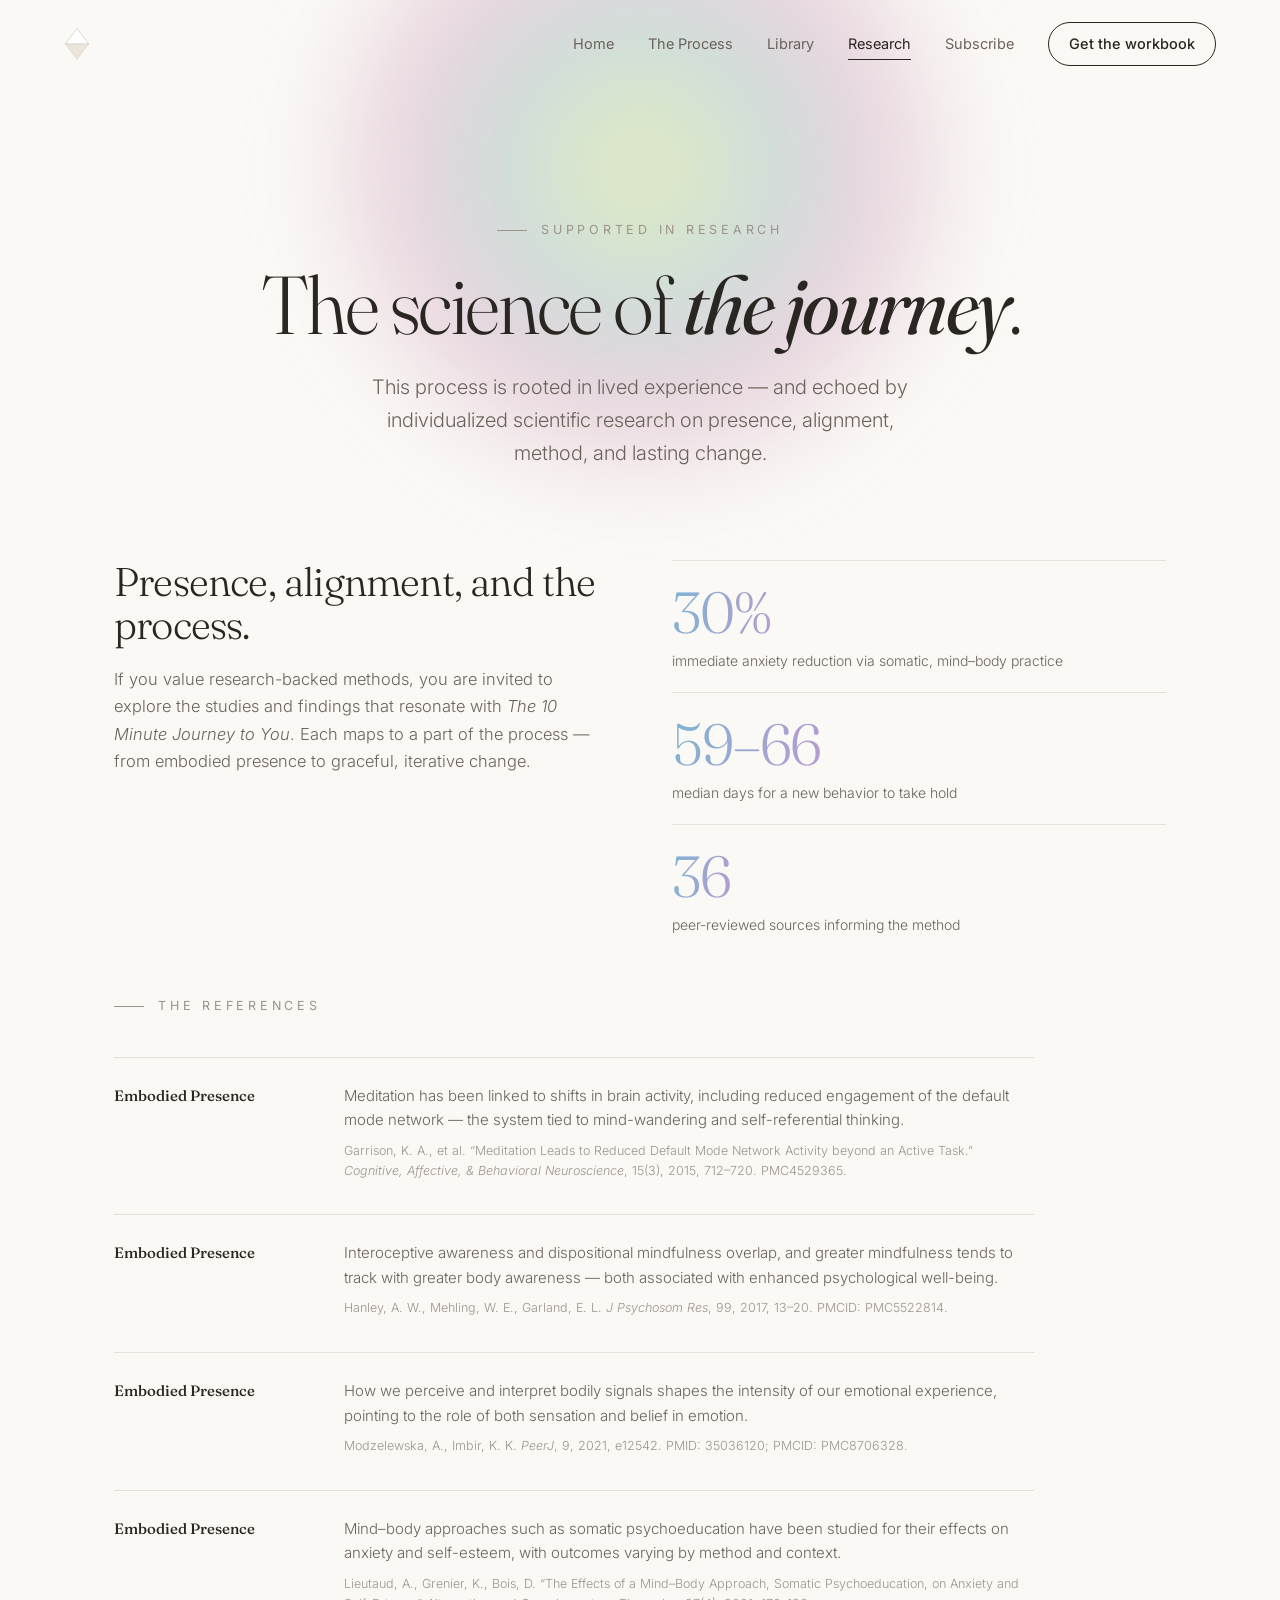
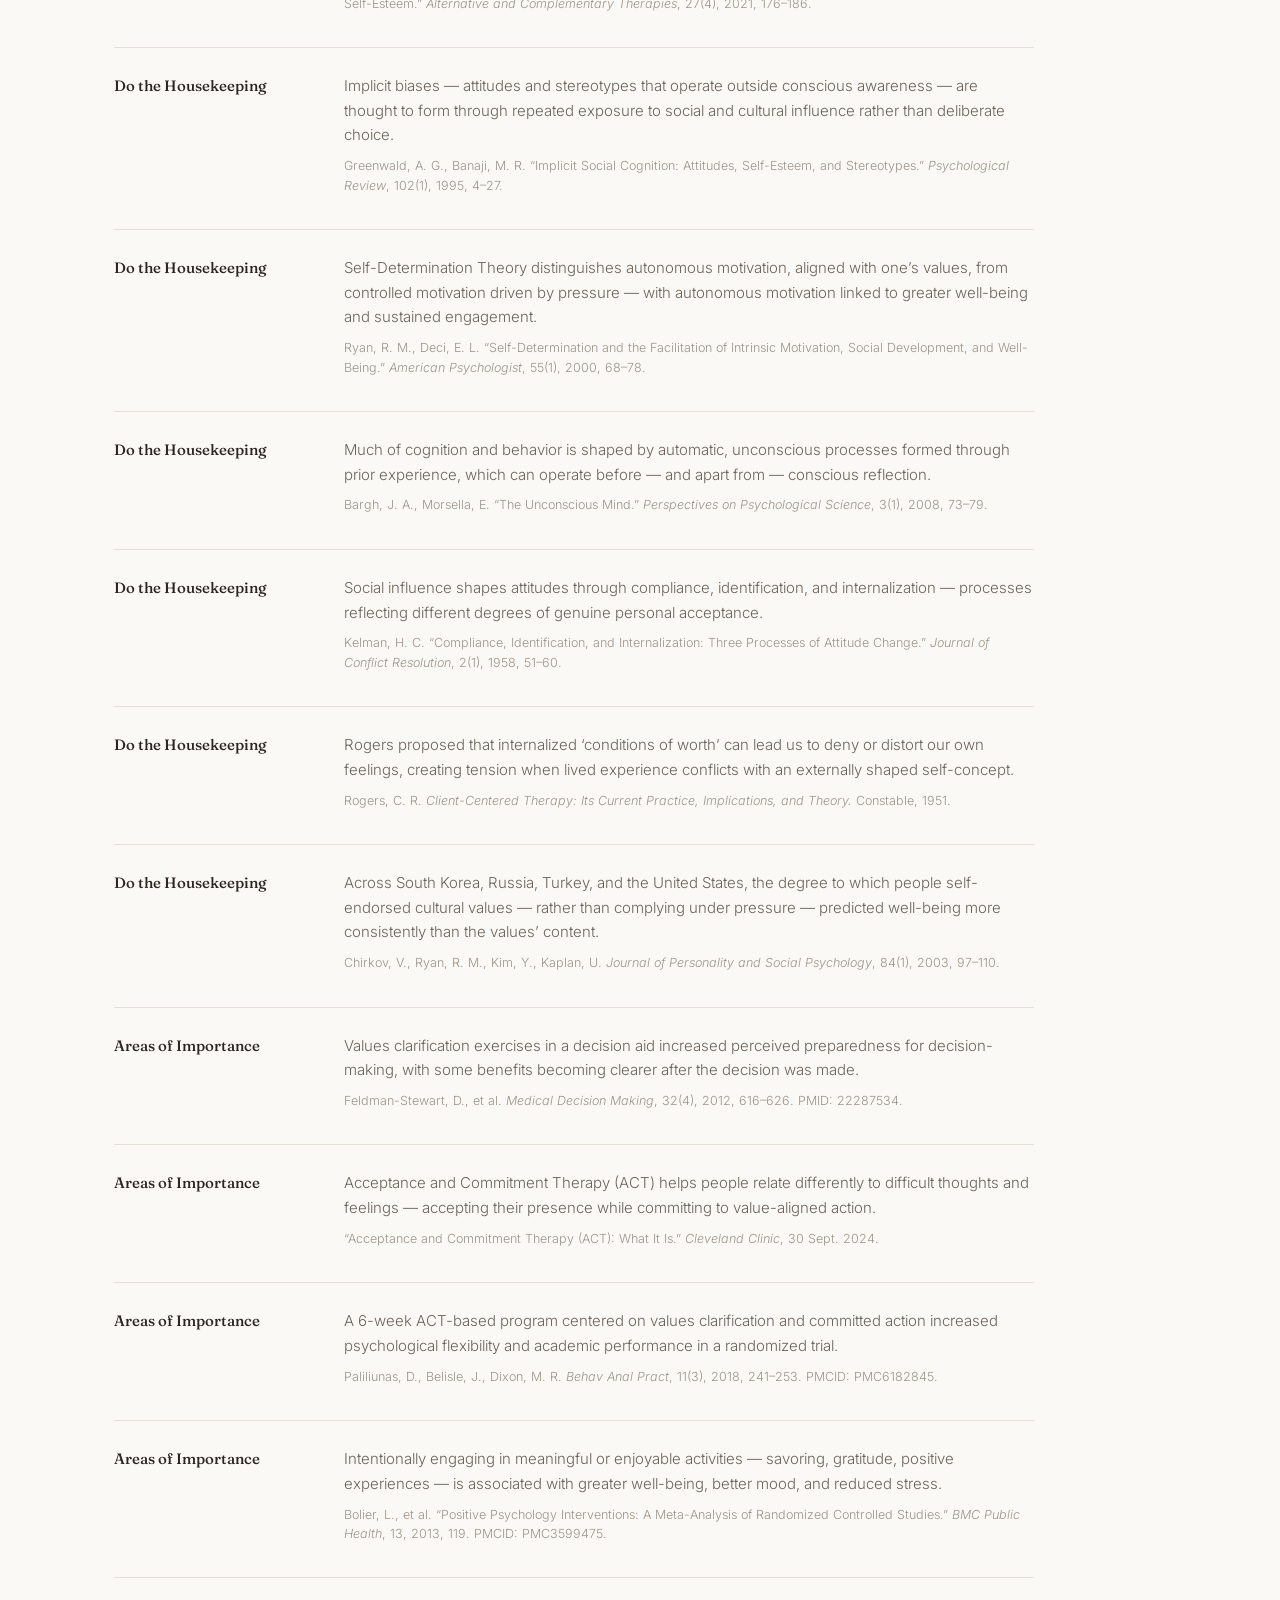
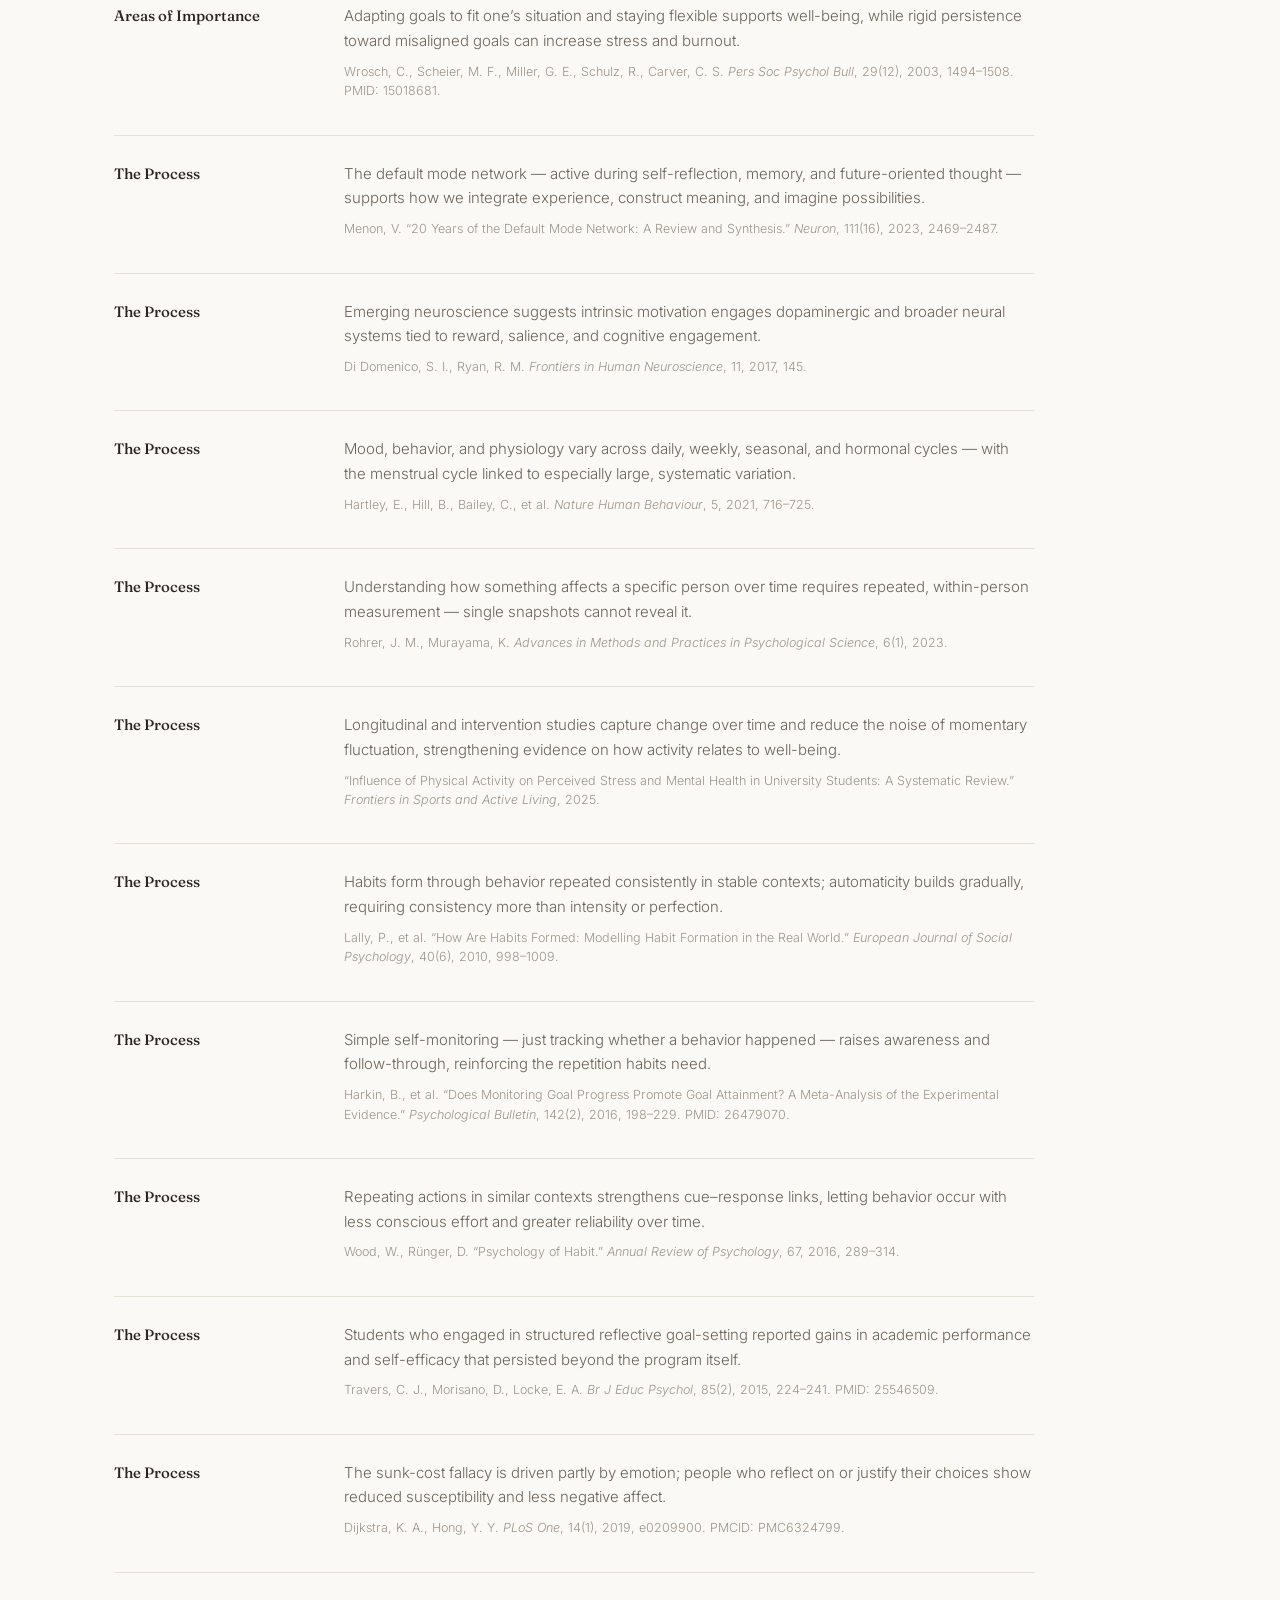
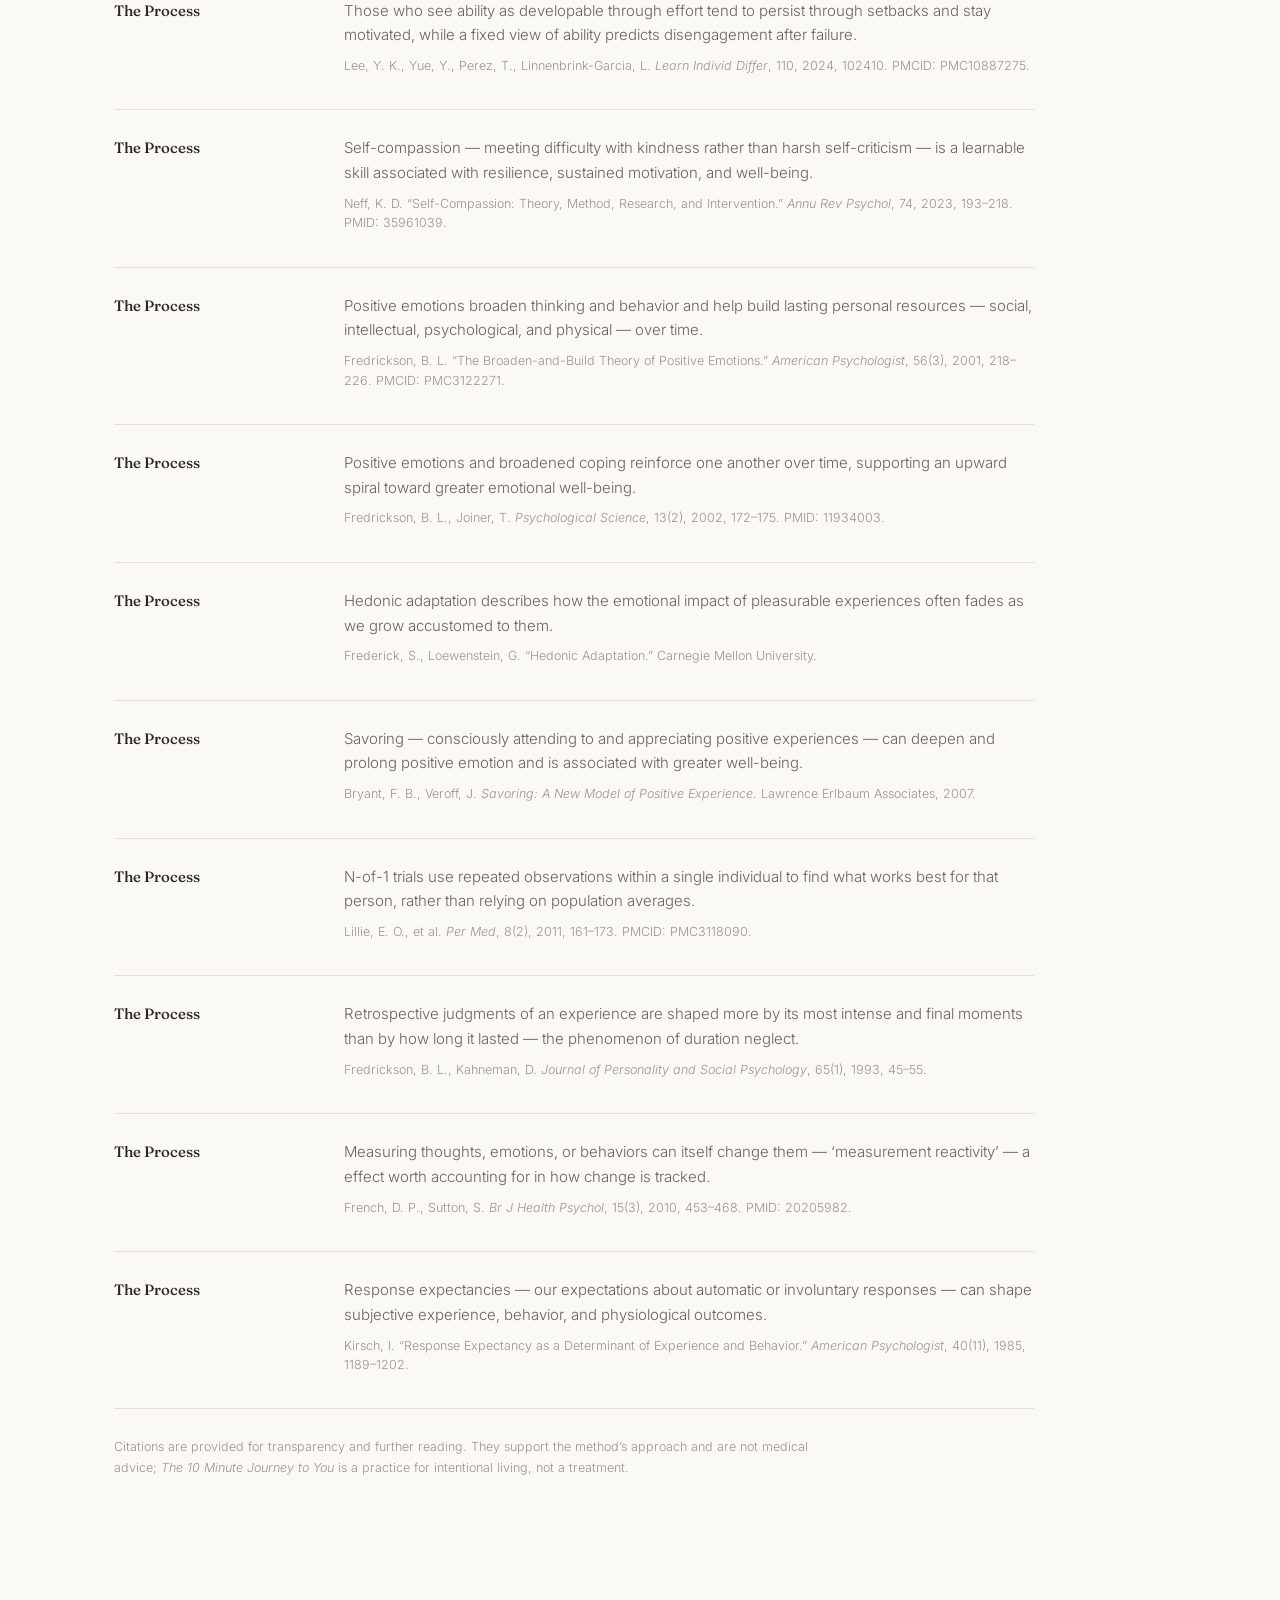
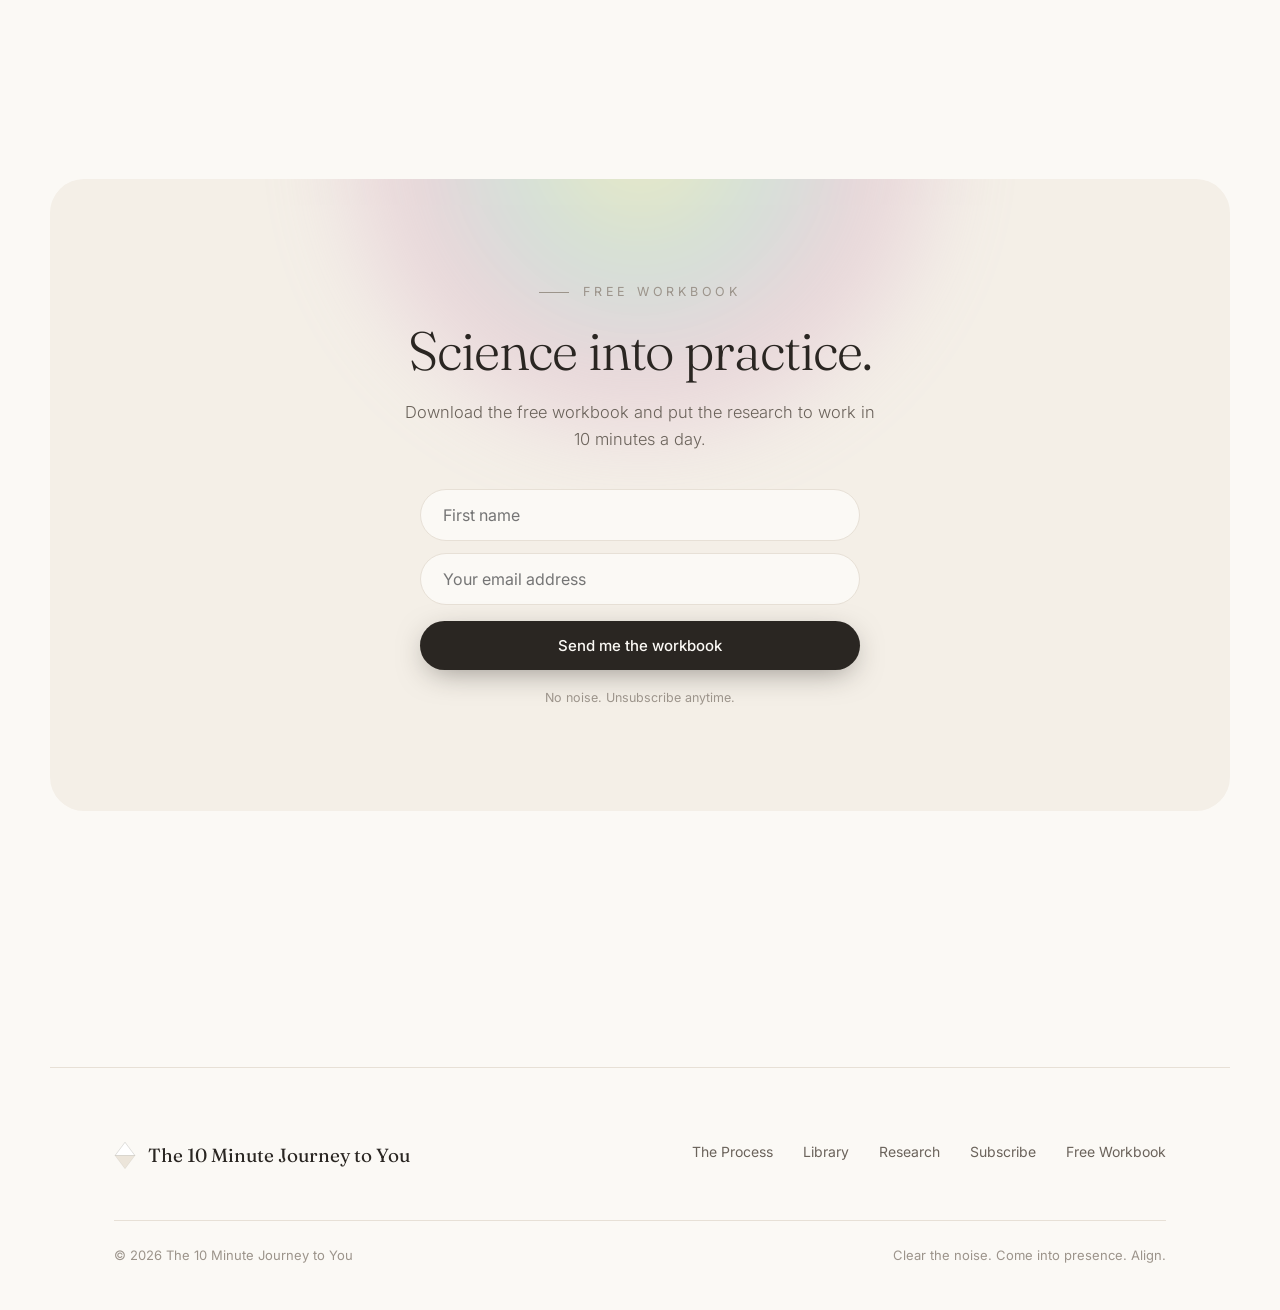
<file: research.html>
<!DOCTYPE html>
<html lang="en">
<head>
<meta charset="UTF-8">
<meta name="viewport" content="width=device-width, initial-scale=1.0">
<title>Research - The 10 Minute Journey to You</title>
<meta name="description" content="The science behind the method: peer-reviewed research on presence, alignment, values clarification, and lasting behavior change.">
<meta property="og:title" content="Research - The 10 Minute Journey to You">
<meta property="og:description" content="The science behind the method: peer-reviewed research on presence, alignment, values clarification, and lasting behavior change.">
<meta property="og:type" content="website">
<meta property="og:image" content="[data-uri]">
<meta name="twitter:card" content="summary_large_image">
<link rel="icon" href="[data-uri]">
<link rel="preconnect" href="https://fonts.googleapis.com">
<link rel="preconnect" href="https://fonts.gstatic.com" crossorigin>
<link href="https://fonts.googleapis.com/css2?family=Fraunces:ital,opsz,wght@0,9..144,300..600;1,9..144,300..500&family=Inter:wght@300;400;500;600&display=swap" rel="stylesheet">
<style>
:root{
  --ink:#2a2622; --ink-soft:#6b635b; --ink-faint:#9c948b;
  --paper:#fbf9f5; --paper-warm:#f4efe7; --line:#e7e0d6;
  --c-blue:#7fb4d4; --c-green:#9ecf8f; --c-yellow:#f4d97a; --c-orange:#f0a86b; --c-rose:#e89aa8; --c-violet:#b79ccf;
  --maxw:1180px;
  /* vertical rhythm scale — consistent section spacing across breakpoints */
  --space-section:clamp(72px,11vw,150px);
  --space-section-lg:clamp(88px,13vw,180px);
  --space-block:clamp(40px,7vw,72px);
  --space-stack:clamp(24px,5vw,40px);
}
*{margin:0;padding:0;box-sizing:border-box}
html{scroll-behavior:smooth}
body{
  font-family:'Inter',sans-serif; color:var(--ink); background:var(--paper);
  line-height:1.65; -webkit-font-smoothing:antialiased; overflow-x:clip;
}
h1,h2,h3,h4{font-family:'Fraunces',serif; font-weight:400; line-height:1.08; letter-spacing:-0.015em}
.serif{font-family:'Fraunces',serif}
a{color:inherit; text-decoration:none}
img{max-width:100%; display:block}

/* ---------- nav ---------- */
nav{
  position:fixed; top:0; left:0; right:0; z-index:100;
  display:flex; align-items:center; justify-content:space-between;
  padding:22px clamp(24px,6vw,64px);
  transition:background .5s ease, padding .5s ease, box-shadow .5s ease;
}
nav.scrolled,nav.solid{background:rgba(251,249,245,.82); backdrop-filter:blur(18px) saturate(1.4); padding:14px clamp(24px,6vw,64px); box-shadow:0 1px 0 rgba(0,0,0,.04)}
.brand{display:flex; align-items:center; gap:11px; font-family:'Fraunces',serif; font-size:18px; letter-spacing:-.01em}
.brand .glyph{width:26px; height:34px}
.navlinks{display:flex; gap:34px; align-items:center}
.navlinks a{font-size:14.5px; color:var(--ink-soft); transition:color .3s; position:relative}
.navlinks a:hover,.navlinks a.active{color:var(--ink)}
.navlinks a:not(.nav-cta)::after{content:''; position:absolute; left:0; bottom:-4px; width:0; height:1px; background:var(--ink); transition:width .3s}
.navlinks a:not(.nav-cta):hover::after,.navlinks a.active::after{width:100%}
.nav-cta{padding:9px 20px; border:1px solid var(--ink); border-radius:100px; color:var(--ink)!important; font-weight:500; transition:all .35s}
.nav-cta:hover{background:var(--ink); color:var(--paper)!important}
.burger{display:none; flex-direction:column; justify-content:center; align-items:center; gap:5px; cursor:pointer; background:none; border:none; width:44px; height:44px; margin:-4px -10px -4px 0; -webkit-tap-highlight-color:transparent}
.burger span{width:24px; height:2px; background:var(--ink); border-radius:2px; transition:transform .35s cubic-bezier(.2,.8,.2,1), opacity .25s}
.burger.open span:nth-child(1){transform:translateY(7px) rotate(45deg)}
.burger.open span:nth-child(2){opacity:0}
.burger.open span:nth-child(3){transform:translateY(-7px) rotate(-45deg)}
.nav-scrim{position:fixed; inset:0; z-index:99; background:rgba(42,38,34,.32); backdrop-filter:blur(3px); opacity:0; visibility:hidden; transition:opacity .45s ease, visibility .45s ease}
.nav-scrim.open{opacity:1; visibility:visible}

/* ---------- buttons ---------- */
.btn{
  display:inline-block; padding:15px 34px; border-radius:100px; font-size:15px; font-weight:500; cursor:pointer;
  transition:transform .35s cubic-bezier(.2,.8,.2,1), box-shadow .35s, background .35s; border:none; font-family:inherit;
}
.btn-primary{background:var(--ink); color:var(--paper); box-shadow:0 8px 30px -8px rgba(42,38,34,.5)}
.btn-primary:hover{transform:translateY(-3px); box-shadow:0 16px 40px -10px rgba(42,38,34,.55)}
.btn-ghost{background:transparent; color:var(--ink); border:1px solid var(--line)}
.btn-ghost:hover{border-color:var(--ink); transform:translateY(-3px)}
.btn-light{background:var(--paper); color:var(--ink)}
.btn-light:hover{transform:translateY(-3px); box-shadow:0 16px 40px -12px rgba(0,0,0,.5)}
.btn-outline-l{background:transparent; color:var(--paper); border:1px solid rgba(251,249,245,.35)}
.btn-outline-l:hover{border-color:var(--paper); transform:translateY(-3px)}

/* ---------- layout helpers ---------- */
section{position:relative}
.wrap{max-width:var(--maxw); margin:0 auto; padding-left:clamp(24px,6vw,64px); padding-right:clamp(24px,6vw,64px)}
.band{padding:var(--space-section) 0}
.sec-eyebrow{font-size:12.5px; letter-spacing:.3em; text-transform:uppercase; color:var(--ink-faint); margin-bottom:20px; display:flex; align-items:center; gap:14px}
.sec-eyebrow::before{content:''; width:30px; height:1px; background:var(--ink-faint)}
.accent{
  background:linear-gradient(105deg,var(--c-blue),var(--c-green),var(--c-yellow),var(--c-orange),var(--c-rose),var(--c-violet));
  -webkit-background-clip:text; background-clip:text; -webkit-text-fill-color:transparent;
}

.reveal{opacity:0; transform:translateY(34px); transition:opacity 1s cubic-bezier(.2,.7,.2,1), transform 1s cubic-bezier(.2,.7,.2,1)}
.reveal.in{opacity:1; transform:none}
.reveal.d1{transition-delay:.1s}.reveal.d2{transition-delay:.2s}.reveal.d3{transition-delay:.3s}.reveal.d4{transition-delay:.4s}

/* ---------- page header (interior pages) ---------- */
.page-head{
  padding:clamp(140px,20vw,220px) 0 clamp(50px,7vw,90px); text-align:center; position:relative; overflow:hidden;
}
.page-head .aura{
  position:absolute; top:30%; left:50%; transform:translate(-50%,-50%);
  width:min(62vw,600px); aspect-ratio:1; z-index:0; pointer-events:none; filter:blur(54px); opacity:.42;
}
.page-head .inner{position:relative; z-index:2}
.page-head .sec-eyebrow{justify-content:center}
.page-head h1{font-size:clamp(40px,7vw,82px); font-weight:300; letter-spacing:-.03em; margin-bottom:22px}
.page-head h1 em{font-style:italic; font-weight:400}
.page-head p{font-size:clamp(17px,2vw,20px); color:var(--ink-soft); max-width:560px; margin:0 auto; font-weight:300}

/* ---------- hero (home) ---------- */
.hero{min-height:100svh; display:flex; flex-direction:column; align-items:center; justify-content:center; text-align:center; position:relative; padding:120px 24px 80px; overflow:hidden}
.aura-breathe{position:absolute; top:46%; left:50%; transform:translate(-50%,-50%); width:min(78vw,820px); aspect-ratio:1; z-index:0; pointer-events:none; filter:blur(46px); opacity:.5; animation:breathe 11s ease-in-out infinite}
@keyframes breathe{0%,100%{transform:translate(-50%,-50%) scale(1); opacity:.46}50%{transform:translate(-50%,-50%) scale(1.08); opacity:.6}}
.hero-inner{position:relative; z-index:2; max-width:880px}
.eyebrow{font-size:13px; letter-spacing:.34em; text-transform:uppercase; color:var(--ink-soft); margin-bottom:30px; opacity:0; animation:rise 1s .2s forwards}
.hero h1{font-size:clamp(44px,8.2vw,104px); font-weight:300; letter-spacing:-.03em; margin-bottom:26px}
.hero h1 .l{display:inline-block; opacity:0; transform:translateY(28px); animation:rise 1.1s forwards}
.hero h1 em{font-style:italic; font-weight:400}
.hero p.sub{font-size:clamp(17px,2vw,21px); color:var(--ink-soft); max-width:560px; margin:0 auto 42px; font-weight:300; opacity:0; animation:rise 1s 1.1s forwards}
.hero-cta{display:flex; gap:16px; justify-content:center; flex-wrap:wrap; opacity:0; animation:rise 1s 1.3s forwards}
.scrollcue{position:absolute; bottom:34px; left:50%; transform:translateX(-50%); z-index:2; opacity:0; animation:rise 1s 1.7s forwards}
.scrollcue .dot{width:5px; height:5px; border-radius:50%; background:var(--ink-faint); margin:0 auto; animation:fall 1.8s ease-in-out infinite}
.scrollcue span{font-size:11px; letter-spacing:.2em; text-transform:uppercase; color:var(--ink-faint); display:block; margin-top:8px}
@keyframes fall{0%{transform:translateY(0); opacity:0}40%{opacity:1}100%{transform:translateY(14px); opacity:0}}
@keyframes rise{to{opacity:1; transform:translateY(0)}}

/* ---------- statement ---------- */
.statement{text-align:center; padding:var(--space-section-lg) 0}
.statement h2{font-size:clamp(28px,4.6vw,56px); font-weight:300; line-height:1.18; max-width:900px; margin:0 auto; letter-spacing:-.02em}
.statement h2 em{font-style:italic}
.statement .accent{font-style:italic}

/* ---------- pillars ---------- */
.pillars{display:grid; grid-template-columns:repeat(3,1fr); gap:clamp(28px,4vw,64px); margin-top:var(--space-block)}
.pillar .num{font-family:'Fraunces',serif; font-size:15px; color:var(--ink-faint); margin-bottom:18px; letter-spacing:.05em}
.pillar h3{font-size:25px; margin-bottom:12px; font-weight:400}
.pillar p{color:var(--ink-soft); font-size:15.5px; font-weight:300}
.pillar .rule{width:34px; height:2px; border-radius:2px; margin-bottom:24px}

/* ---------- feature ---------- */
.feature{display:grid; grid-template-columns:1.05fr 1fr; gap:clamp(40px,6vw,90px); align-items:center}
.feature.flip{grid-template-columns:1fr 1.05fr}
.feature-img{position:relative; border-radius:22px; overflow:hidden; aspect-ratio:4/3; box-shadow:0 30px 70px -28px rgba(42,38,34,.4)}
.feature-img img{width:100%; height:100%; object-fit:cover; transition:transform 1.2s cubic-bezier(.2,.7,.2,1)}
.feature-img:hover img{transform:scale(1.05)}
.feature h2{font-size:clamp(30px,4vw,46px); font-weight:300; margin-bottom:24px; letter-spacing:-.02em}
.feature h2 em{font-style:italic}
.feature p{color:var(--ink-soft); font-size:16.5px; margin-bottom:18px; font-weight:300}
.inline-link{font-weight:500; color:var(--ink); border-bottom:1.5px solid var(--c-orange); transition:border-color .3s}
.inline-link:hover{border-color:var(--ink)}

/* ---------- process ---------- */
.process-wrap{background:var(--paper-warm); border-radius:34px; padding:clamp(40px,6vw,84px); position:relative; overflow:hidden}
.flow{display:grid; grid-template-columns:repeat(3,1fr); gap:30px; margin-top:56px; position:relative}
.step{background:var(--paper); border:1px solid var(--line); border-radius:18px; padding:30px 26px; transition:transform .5s cubic-bezier(.2,.8,.2,1), box-shadow .5s}
.step:hover{transform:translateY(-6px); box-shadow:0 24px 50px -24px rgba(42,38,34,.3)}
.step .si{font-family:'Fraunces',serif; font-size:13px; letter-spacing:.18em; text-transform:uppercase; margin-bottom:16px; display:flex; align-items:center; gap:10px}
.step .si .pip{width:9px; height:9px; border-radius:50%}
.step h4{font-size:20px; margin-bottom:9px; font-weight:500}
.step p{font-size:14.5px; color:var(--ink-soft); font-weight:300}
.process-note{text-align:center; margin-top:48px; font-family:'Fraunces',serif; font-style:italic; font-size:19px; color:var(--ink-soft)}

/* ---------- book ---------- */
.book{background:var(--ink); color:var(--paper); border-radius:34px; overflow:hidden; position:relative; display:grid; grid-template-columns:1fr 1fr; align-items:center; gap:40px; max-width:100%}
.book-aura{position:absolute; inset:0; opacity:.34; filter:blur(60px); z-index:0}
.book-text{padding:clamp(44px,6vw,80px); position:relative; z-index:2}
.book-text .sec-eyebrow{color:rgba(251,249,245,.55)}
.book-text .sec-eyebrow::before{background:rgba(251,249,245,.4)}
.book-text h2{font-size:clamp(32px,4.4vw,52px); font-weight:300; margin-bottom:22px; letter-spacing:-.02em}
.book-text p{color:rgba(251,249,245,.72); font-size:16.5px; margin-bottom:32px; font-weight:300}
.book-cta{display:flex; gap:14px; flex-wrap:wrap}
.book-visual{position:relative; z-index:2; display:flex; justify-content:center; align-items:center; padding:50px 30px; min-height:440px}
.book-visual img{width:min(78%,330px); border-radius:8px; box-shadow:0 50px 90px -30px rgba(0,0,0,.7); transform:perspective(1400px) rotateY(-16deg) rotateX(3deg); transition:transform 1s cubic-bezier(.2,.7,.2,1)}
.book-visual img:hover{transform:perspective(1400px) rotateY(-7deg) rotateX(1deg) translateY(-8px)}

/* ---------- research ---------- */
.research{display:grid; grid-template-columns:1fr 1fr; gap:clamp(36px,5vw,80px); align-items:start}
.research-stats{display:grid; gap:20px}
.stat{border-top:1px solid var(--line); padding-top:22px}
.stat .big{font-family:'Fraunces',serif; font-size:clamp(38px,5vw,58px); font-weight:300; line-height:1; letter-spacing:-.02em; margin-bottom:8px}
.stat .big .grad{background:linear-gradient(100deg,var(--c-blue),var(--c-violet)); -webkit-background-clip:text; background-clip:text; -webkit-text-fill-color:transparent}
.stat p{font-size:14px; color:var(--ink-soft); font-weight:300}
.research h2{font-size:clamp(30px,4vw,46px); font-weight:300; margin-bottom:22px; letter-spacing:-.02em}
.research p.lead{color:var(--ink-soft); font-size:16.5px; font-weight:300; margin-bottom:20px}
.research .cite{font-size:13px; color:var(--ink-faint); font-weight:300; line-height:1.6}

/* ---------- quote ---------- */
.quote{text-align:center; padding:var(--space-section) 0}
.quote blockquote{font-family:'Fraunces',serif; font-size:clamp(22px,3.3vw,38px); font-weight:300; line-height:1.34; max-width:920px; margin:0 auto 28px; letter-spacing:-.015em; font-style:italic}
.quote cite{font-style:normal; font-size:14px; letter-spacing:.18em; text-transform:uppercase; color:var(--ink-faint)}

/* ---------- forms / email capture ---------- */
.capture{text-align:center; background:var(--paper-warm); border-radius:34px; padding:clamp(56px,8vw,110px) clamp(24px,5vw,60px); position:relative; overflow:hidden}
.capture h2{font-size:clamp(30px,4.6vw,54px); font-weight:300; margin-bottom:18px; letter-spacing:-.02em}
.capture p.sub{color:var(--ink-soft); max-width:480px; margin:0 auto 36px; font-weight:300; font-size:16.5px}
.eform{display:flex; flex-direction:column; gap:12px; max-width:440px; margin:0 auto; position:relative; z-index:2}
.eform .row{display:flex; gap:12px}
.eform .row input{flex:1}
.eform input{width:100%; padding:15px 22px; border-radius:100px; border:1px solid var(--line); background:var(--paper); font-family:inherit; font-size:16px; color:var(--ink); transition:border-color .3s}
.eform input:focus{outline:none; border-color:var(--ink)}
.eform .btn{width:100%; margin-top:4px}
.form-note{font-size:12.5px; color:var(--ink-faint); margin-top:6px}
.form-success{display:none; text-align:center; position:relative; z-index:2; max-width:440px; margin:0 auto}
.form-success.show{display:block; animation:rise .7s forwards}
.form-success .check{width:54px; height:54px; border-radius:50%; background:linear-gradient(120deg,var(--c-green),var(--c-blue)); display:flex; align-items:center; justify-content:center; margin:0 auto 20px}
.form-success h3{font-size:26px; font-weight:400; margin-bottom:10px}
.form-success p{color:var(--ink-soft); font-size:15.5px; margin-bottom:24px; font-weight:300}
.field-error{border-color:var(--c-rose)!important}

/* ---------- library / video ---------- */
.video-grid{display:grid; grid-template-columns:repeat(3,1fr); gap:24px; margin-top:54px}
.video-card{border-radius:18px; overflow:hidden; background:var(--paper-warm); border:1px solid var(--line); transition:transform .5s cubic-bezier(.2,.8,.2,1), box-shadow .5s}
.video-card:hover{transform:translateY(-6px); box-shadow:0 24px 50px -24px rgba(42,38,34,.3)}
.video-card .frame{aspect-ratio:16/9; width:100%}
.video-card .frame iframe{width:100%; height:100%; border:0; display:block}
.video-card .vc-body{padding:20px 22px}
.video-card h4{font-size:17px; font-weight:500; margin-bottom:4px}
.video-card p{font-size:13.5px; color:var(--ink-soft); font-weight:300}

/* ---------- research list (library) ---------- */
.ref-list{display:grid; gap:0; margin-top:40px; max-width:920px}
.ref{border-top:1px solid var(--line); padding:26px 0; display:grid; grid-template-columns:200px 1fr; gap:30px}
.ref:last-child{border-bottom:1px solid var(--line)}
.ref .tag{font-family:'Fraunces',serif; font-size:15px; font-weight:500; color:var(--ink)}
.ref .body p{font-size:15px; color:var(--ink-soft); font-weight:300; margin-bottom:8px}
.ref .body .src{font-size:12.5px; color:var(--ink-faint); font-weight:300; line-height:1.55}

/* ---------- process page detail ---------- */
.detail{display:grid; gap:clamp(60px,9vw,120px); margin-top:20px}
.detail-block{display:grid; grid-template-columns:auto 1fr; gap:clamp(30px,5vw,70px); align-items:start}
.detail-block .marker{font-family:'Fraunces',serif; font-size:clamp(50px,8vw,104px); font-weight:300; line-height:.8; color:transparent; -webkit-text-stroke:1px var(--ink-faint); letter-spacing:-.04em}
.detail-block h3{font-size:clamp(26px,3.4vw,38px); font-weight:300; margin-bottom:18px; letter-spacing:-.02em}
.detail-block h3 em{font-style:italic}
.detail-block p{color:var(--ink-soft); font-size:16.5px; font-weight:300; margin-bottom:16px; max-width:640px}

/* ---------- popup modal ---------- */
.modal-overlay{
  position:fixed; inset:0; z-index:1000; background:rgba(42,38,34,.45); backdrop-filter:blur(6px);
  display:flex; align-items:center; justify-content:center; padding:24px;
  opacity:0; visibility:hidden; transition:opacity .5s ease, visibility .5s ease;
}
.modal-overlay.open{opacity:1; visibility:visible}
.modal{
  background:var(--paper); border-radius:28px; max-width:920px; width:100%; position:relative; overflow:hidden;
  display:grid; grid-template-columns:1fr 1fr; box-shadow:0 50px 120px -30px rgba(42,38,34,.6);
  transform:translateY(30px) scale(.97); transition:transform .55s cubic-bezier(.2,.8,.2,1);
}
.modal-overlay.open .modal{transform:none}
.modal-visual{position:relative; background:var(--ink); display:flex; align-items:center; justify-content:center; padding:44px 30px; overflow:hidden; min-height:340px}
.modal-visual .m-aura{position:absolute; inset:0; opacity:.4; filter:blur(50px)}
.modal-visual img{position:relative; z-index:2; width:min(72%,230px); border-radius:6px; box-shadow:0 40px 70px -24px rgba(0,0,0,.7); transform:perspective(1200px) rotateY(-14deg) rotateX(3deg)}
.modal-body{padding:clamp(34px,4vw,52px); display:flex; flex-direction:column; justify-content:center}
.modal-body .sec-eyebrow{margin-bottom:16px}
.modal-body h2{font-size:clamp(27px,3.4vw,38px); font-weight:300; line-height:1.1; margin-bottom:14px; letter-spacing:-.02em}
.modal-body h2 em{font-style:italic}
.modal-body p.lead{color:var(--ink-soft); font-size:15.5px; font-weight:300; margin-bottom:26px}
.modal-close{position:absolute; top:18px; right:18px; z-index:5; width:38px; height:38px; border-radius:50%; border:none; background:rgba(251,249,245,.9); cursor:pointer; display:flex; align-items:center; justify-content:center; transition:transform .3s, background .3s}
.modal-close:hover{transform:rotate(90deg); background:#fff}
.modal .eform{margin:0; max-width:none}
.modal .form-success{margin:0; max-width:none; text-align:left}
.modal .form-success .check{margin:0 0 18px}

/* ---------- footer ---------- */
footer.wrap{padding:72px clamp(24px,6vw,64px) 44px; border-top:1px solid var(--line); margin-top:clamp(60px,9vw,120px)}
.foot{display:flex; justify-content:space-between; align-items:flex-start; gap:40px; flex-wrap:wrap}
.foot-brand{display:flex; align-items:center; gap:12px; font-family:'Fraunces',serif; font-size:19px}
.foot-links{display:flex; gap:30px; flex-wrap:wrap}
.foot-links a{font-size:14px; color:var(--ink-soft); transition:color .3s}
.foot-links a:hover{color:var(--ink)}
.foot-bottom{margin-top:48px; padding-top:24px; border-top:1px solid var(--line); display:flex; justify-content:space-between; flex-wrap:wrap; gap:14px; font-size:13px; color:var(--ink-faint)}

/* ---------- responsive ---------- */
@media(max-width:860px){
  .navlinks{
    position:fixed; top:0; right:0; bottom:0; left:0;
    width:auto; max-width:none;
    height:100dvh; min-height:100vh;
    background:var(--paper);
    display:flex; flex-direction:column; justify-content:flex-start; align-items:stretch;
    gap:2px;
    padding:calc(78px + env(safe-area-inset-top,0px)) clamp(24px,7vw,40px) calc(28px + env(safe-area-inset-bottom,0px));
    transform:translateX(100%);
    opacity:0;
    transition:transform .5s cubic-bezier(.2,.8,.2,1), opacity .4s ease;
    overflow-y:auto; -webkit-overflow-scrolling:touch;
    z-index:100;
  }
  .navlinks.open{transform:none; opacity:1}
  .navlinks a{font-size:clamp(20px,5.5vw,26px); font-family:'Fraunces',serif; font-weight:300; padding:18px 4px; min-height:56px; display:flex; align-items:center; -webkit-tap-highlight-color:transparent; letter-spacing:-.01em}
  .navlinks a:not(.nav-cta)::after{display:none}
  .navlinks a:not(.nav-cta){border-bottom:1px solid var(--line)}
  .navlinks a.active{color:var(--ink); font-weight:400}
  .navlinks .nav-cta{font-family:'Inter',sans-serif; margin-top:auto; justify-content:center; padding:17px 20px; font-size:16px; border-radius:100px; min-height:56px; background:var(--ink); color:var(--paper)!important; border-color:var(--ink)}
  .burger{display:flex; z-index:101}
  nav{z-index:102}
  .brand{z-index:103; position:relative}
  .pillars,.flow,.research,.video-grid{grid-template-columns:1fr}
  .pillars{gap:var(--space-stack)}
  .pillar{padding-top:var(--space-stack); border-top:1px solid var(--line)}
  .pillar:first-child{padding-top:0; border-top:none}
  .feature{gap:var(--space-stack)}
  .research{gap:var(--space-stack)}
  .research-stats{grid-template-columns:repeat(3,1fr); gap:14px}
  .feature,.feature.flip,.book{grid-template-columns:1fr}
  .feature.flip .feature-img{order:-1}
  .book-visual{order:-1; min-height:0; padding:30px 30px 0}
  .book-visual img{width:min(40%,140px)}
  .book-text{padding:20px clamp(24px,6vw,40px) 30px}
  .book-text h2{font-size:clamp(24px,5.5vw,32px); margin-bottom:10px}
  .book-text p{font-size:14.5px; margin-bottom:18px; line-height:1.5}
  .book-text .sec-eyebrow{margin-bottom:10px}
  .book .eform{gap:10px}
  .book .eform .btn{margin-top:2px}
  .book .eform .row{flex-direction:row; gap:10px}
  .modal{grid-template-columns:1fr; max-width:420px; max-height:92dvh; overflow-y:auto; -webkit-overflow-scrolling:touch}
  .modal-overlay{padding:16px; align-items:center}
  .modal-visual{min-height:0; padding:28px 30px 0}
  .modal-visual img{width:120px}
  .modal-body{padding:22px 26px calc(26px + env(safe-area-inset-bottom,0px))}
  .modal-body .sec-eyebrow{margin-bottom:10px}
  .modal-body h2{font-size:24px; margin-bottom:10px}
  .modal-body p.lead{font-size:14.5px; margin-bottom:18px}
  .modal-close{top:12px; right:12px; width:40px; height:40px}
  .modal .eform{gap:10px}
  .ref{grid-template-columns:1fr; gap:8px}
  .detail-block{grid-template-columns:1fr; gap:10px}
  .detail-block .marker{font-size:60px}
  .foot-links{gap:6px 26px}
  .foot-links a{padding:8px 0; min-height:40px; display:flex; align-items:center}
  .inline-link{display:inline-block; padding:4px 0}
}
@media(max-width:540px){
  .wrap{padding-left:24px; padding-right:24px}
  footer.wrap{margin-top:56px; padding-top:48px}
  .sec-eyebrow,.eyebrow{font-size:12px; letter-spacing:.22em}
  .form-note{font-size:13px}
  .stat p,.pillar p,.step p{font-size:15px}
  .research-stats{grid-template-columns:1fr}
  .video-grid{grid-template-columns:1fr}
  .hero-cta{flex-direction:column; width:100%; max-width:300px; margin:0 auto}
  .hero-cta .btn{width:100%}
  .eform .row{flex-direction:column}
}
@media(prefers-reduced-motion:reduce){
  *{animation:none!important; transition:none!important}
  .reveal{opacity:1; transform:none}
  .aura-breathe{animation:none!important}
}

</style>
</head>
<body>

<svg width="0" height="0" style="position:absolute"><defs>
<radialGradient id="aura" cx="0.5" cy="0.5" r="0.5">
<stop offset="0" stop-color="#f4d97a"/><stop offset="0.3" stop-color="#9ecf8f"/><stop offset="0.55" stop-color="#7fb4d4"/><stop offset="0.78" stop-color="#e89aa8"/><stop offset="1" stop-color="#b79ccf"/>
</radialGradient>
</defs></svg>

<nav id="nav">
  <a href="index.html" class="brand" aria-label="The 10 Minute Journey to You — Home"><svg class="glyph" width="30" height="39" viewBox="0 0 40 52"><polygon points="20,2 38,26 20,26 2,26" style="fill:#fff;stroke:rgba(42,38,34,.25)"/><polygon points="2,26 20,26 38,26 20,50" style="fill:#ece5da;stroke:rgba(42,38,34,.12)"/></svg></a>
  <div class="navlinks" id="navlinks">
    <a href="index.html">Home</a><a href="process.html">The Process</a><a href="library.html">Library</a><a href="research.html" class="active">Research</a><a href="subscribe.html">Subscribe</a>
    <a href="subscribe.html" class="nav-cta">Get the workbook</a>
  </div>
  <button class="burger" id="burger" aria-label="Menu"><span></span><span></span><span></span></button>
</nav>

<header class="page-head">
  <svg class="aura" viewBox="0 0 100 100"><circle cx="50" cy="50" r="48" fill="url(#aura)"/></svg>
  <div class="inner wrap">
    <div class="sec-eyebrow">Supported in research</div>
    <h1>The science of <em>the journey</em>.</h1>
    <p>This process is rooted in lived experience &mdash; and echoed by individualized scientific research on presence, alignment, method, and lasting change.</p>
  </div>
</header>

<section class="wrap" style="padding-bottom:clamp(30px,5vw,60px)">
  <div class="research">
    <div class="reveal">
      <h2 style="font-size:clamp(26px,3.4vw,40px);font-weight:300;letter-spacing:-.02em;margin-bottom:20px" class="serif">Presence, alignment, and the process.</h2>
      <p class="lead" style="color:var(--ink-soft);font-weight:300;font-size:16.5px">If you value research-backed methods, you are invited to explore the studies and findings that resonate with <em>The 10 Minute Journey to You</em>. Each maps to a part of the process &mdash; from embodied presence to graceful, iterative change.</p>
    </div>
    <div class="research-stats reveal d1">
      <div class="stat"><div class="big"><span class="grad">30%</span></div><p>immediate anxiety reduction via somatic, mind&ndash;body practice</p></div>
      <div class="stat"><div class="big"><span class="grad">59&ndash;66</span></div><p>median days for a new behavior to take hold</p></div>
      <div class="stat"><div class="big"><span class="grad">36</span></div><p>peer-reviewed sources informing the method</p></div>
    </div>
  </div>
</section>

<section class="wrap" style="padding-bottom:clamp(90px,13vw,160px)">
  <div class="sec-eyebrow reveal">The references</div>
  <div class="ref-list"><div class="ref reveal"><div class="tag">Embodied Presence</div><div class="body"><p>Meditation has been linked to shifts in brain activity, including reduced engagement of the default mode network &mdash; the system tied to mind-wandering and self-referential thinking.</p><p class="src">Garrison, K. A., et al. &ldquo;Meditation Leads to Reduced Default Mode Network Activity beyond an Active Task.&rdquo; <em>Cognitive, Affective, &amp; Behavioral Neuroscience</em>, 15(3), 2015, 712&ndash;720. PMC4529365.</p></div></div><div class="ref reveal"><div class="tag">Embodied Presence</div><div class="body"><p>Interoceptive awareness and dispositional mindfulness overlap, and greater mindfulness tends to track with greater body awareness &mdash; both associated with enhanced psychological well-being.</p><p class="src">Hanley, A. W., Mehling, W. E., Garland, E. L. <em>J Psychosom Res</em>, 99, 2017, 13&ndash;20. PMCID: PMC5522814.</p></div></div><div class="ref reveal"><div class="tag">Embodied Presence</div><div class="body"><p>How we perceive and interpret bodily signals shapes the intensity of our emotional experience, pointing to the role of both sensation and belief in emotion.</p><p class="src">Modzelewska, A., Imbir, K. K. <em>PeerJ</em>, 9, 2021, e12542. PMID: 35036120; PMCID: PMC8706328.</p></div></div><div class="ref reveal"><div class="tag">Embodied Presence</div><div class="body"><p>Mind&ndash;body approaches such as somatic psychoeducation have been studied for their effects on anxiety and self-esteem, with outcomes varying by method and context.</p><p class="src">Lieutaud, A., Grenier, K., Bois, D. &ldquo;The Effects of a Mind&ndash;Body Approach, Somatic Psychoeducation, on Anxiety and Self-Esteem.&rdquo; <em>Alternative and Complementary Therapies</em>, 27(4), 2021, 176&ndash;186.</p></div></div><div class="ref reveal"><div class="tag">Do the Housekeeping</div><div class="body"><p>Implicit biases &mdash; attitudes and stereotypes that operate outside conscious awareness &mdash; are thought to form through repeated exposure to social and cultural influence rather than deliberate choice.</p><p class="src">Greenwald, A. G., Banaji, M. R. &ldquo;Implicit Social Cognition: Attitudes, Self-Esteem, and Stereotypes.&rdquo; <em>Psychological Review</em>, 102(1), 1995, 4&ndash;27.</p></div></div><div class="ref reveal"><div class="tag">Do the Housekeeping</div><div class="body"><p>Self-Determination Theory distinguishes autonomous motivation, aligned with one&rsquo;s values, from controlled motivation driven by pressure &mdash; with autonomous motivation linked to greater well-being and sustained engagement.</p><p class="src">Ryan, R. M., Deci, E. L. &ldquo;Self-Determination and the Facilitation of Intrinsic Motivation, Social Development, and Well-Being.&rdquo; <em>American Psychologist</em>, 55(1), 2000, 68&ndash;78.</p></div></div><div class="ref reveal"><div class="tag">Do the Housekeeping</div><div class="body"><p>Much of cognition and behavior is shaped by automatic, unconscious processes formed through prior experience, which can operate before &mdash; and apart from &mdash; conscious reflection.</p><p class="src">Bargh, J. A., Morsella, E. &ldquo;The Unconscious Mind.&rdquo; <em>Perspectives on Psychological Science</em>, 3(1), 2008, 73&ndash;79.</p></div></div><div class="ref reveal"><div class="tag">Do the Housekeeping</div><div class="body"><p>Social influence shapes attitudes through compliance, identification, and internalization &mdash; processes reflecting different degrees of genuine personal acceptance.</p><p class="src">Kelman, H. C. &ldquo;Compliance, Identification, and Internalization: Three Processes of Attitude Change.&rdquo; <em>Journal of Conflict Resolution</em>, 2(1), 1958, 51&ndash;60.</p></div></div><div class="ref reveal"><div class="tag">Do the Housekeeping</div><div class="body"><p>Rogers proposed that internalized &lsquo;conditions of worth&rsquo; can lead us to deny or distort our own feelings, creating tension when lived experience conflicts with an externally shaped self-concept.</p><p class="src">Rogers, C. R. <em>Client-Centered Therapy: Its Current Practice, Implications, and Theory.</em> Constable, 1951.</p></div></div><div class="ref reveal"><div class="tag">Do the Housekeeping</div><div class="body"><p>Across South Korea, Russia, Turkey, and the United States, the degree to which people self-endorsed cultural values &mdash; rather than complying under pressure &mdash; predicted well-being more consistently than the values&rsquo; content.</p><p class="src">Chirkov, V., Ryan, R. M., Kim, Y., Kaplan, U. <em>Journal of Personality and Social Psychology</em>, 84(1), 2003, 97&ndash;110.</p></div></div><div class="ref reveal"><div class="tag">Areas of Importance</div><div class="body"><p>Values clarification exercises in a decision aid increased perceived preparedness for decision-making, with some benefits becoming clearer after the decision was made.</p><p class="src">Feldman-Stewart, D., et al. <em>Medical Decision Making</em>, 32(4), 2012, 616&ndash;626. PMID: 22287534.</p></div></div><div class="ref reveal"><div class="tag">Areas of Importance</div><div class="body"><p>Acceptance and Commitment Therapy (ACT) helps people relate differently to difficult thoughts and feelings &mdash; accepting their presence while committing to value-aligned action.</p><p class="src">&ldquo;Acceptance and Commitment Therapy (ACT): What It Is.&rdquo; <em>Cleveland Clinic</em>, 30 Sept. 2024.</p></div></div><div class="ref reveal"><div class="tag">Areas of Importance</div><div class="body"><p>A 6-week ACT-based program centered on values clarification and committed action increased psychological flexibility and academic performance in a randomized trial.</p><p class="src">Paliliunas, D., Belisle, J., Dixon, M. R. <em>Behav Anal Pract</em>, 11(3), 2018, 241&ndash;253. PMCID: PMC6182845.</p></div></div><div class="ref reveal"><div class="tag">Areas of Importance</div><div class="body"><p>Intentionally engaging in meaningful or enjoyable activities &mdash; savoring, gratitude, positive experiences &mdash; is associated with greater well-being, better mood, and reduced stress.</p><p class="src">Bolier, L., et al. &ldquo;Positive Psychology Interventions: A Meta-Analysis of Randomized Controlled Studies.&rdquo; <em>BMC Public Health</em>, 13, 2013, 119. PMCID: PMC3599475.</p></div></div><div class="ref reveal"><div class="tag">Areas of Importance</div><div class="body"><p>Adapting goals to fit one&rsquo;s situation and staying flexible supports well-being, while rigid persistence toward misaligned goals can increase stress and burnout.</p><p class="src">Wrosch, C., Scheier, M. F., Miller, G. E., Schulz, R., Carver, C. S. <em>Pers Soc Psychol Bull</em>, 29(12), 2003, 1494&ndash;1508. PMID: 15018681.</p></div></div><div class="ref reveal"><div class="tag">The Process</div><div class="body"><p>The default mode network &mdash; active during self-reflection, memory, and future-oriented thought &mdash; supports how we integrate experience, construct meaning, and imagine possibilities.</p><p class="src">Menon, V. &ldquo;20 Years of the Default Mode Network: A Review and Synthesis.&rdquo; <em>Neuron</em>, 111(16), 2023, 2469&ndash;2487.</p></div></div><div class="ref reveal"><div class="tag">The Process</div><div class="body"><p>Emerging neuroscience suggests intrinsic motivation engages dopaminergic and broader neural systems tied to reward, salience, and cognitive engagement.</p><p class="src">Di Domenico, S. I., Ryan, R. M. <em>Frontiers in Human Neuroscience</em>, 11, 2017, 145.</p></div></div><div class="ref reveal"><div class="tag">The Process</div><div class="body"><p>Mood, behavior, and physiology vary across daily, weekly, seasonal, and hormonal cycles &mdash; with the menstrual cycle linked to especially large, systematic variation.</p><p class="src">Hartley, E., Hill, B., Bailey, C., et al. <em>Nature Human Behaviour</em>, 5, 2021, 716&ndash;725.</p></div></div><div class="ref reveal"><div class="tag">The Process</div><div class="body"><p>Understanding how something affects a specific person over time requires repeated, within-person measurement &mdash; single snapshots cannot reveal it.</p><p class="src">Rohrer, J. M., Murayama, K. <em>Advances in Methods and Practices in Psychological Science</em>, 6(1), 2023.</p></div></div><div class="ref reveal"><div class="tag">The Process</div><div class="body"><p>Longitudinal and intervention studies capture change over time and reduce the noise of momentary fluctuation, strengthening evidence on how activity relates to well-being.</p><p class="src">&ldquo;Influence of Physical Activity on Perceived Stress and Mental Health in University Students: A Systematic Review.&rdquo; <em>Frontiers in Sports and Active Living</em>, 2025.</p></div></div><div class="ref reveal"><div class="tag">The Process</div><div class="body"><p>Habits form through behavior repeated consistently in stable contexts; automaticity builds gradually, requiring consistency more than intensity or perfection.</p><p class="src">Lally, P., et al. &ldquo;How Are Habits Formed: Modelling Habit Formation in the Real World.&rdquo; <em>European Journal of Social Psychology</em>, 40(6), 2010, 998&ndash;1009.</p></div></div><div class="ref reveal"><div class="tag">The Process</div><div class="body"><p>Simple self-monitoring &mdash; just tracking whether a behavior happened &mdash; raises awareness and follow-through, reinforcing the repetition habits need.</p><p class="src">Harkin, B., et al. &ldquo;Does Monitoring Goal Progress Promote Goal Attainment? A Meta-Analysis of the Experimental Evidence.&rdquo; <em>Psychological Bulletin</em>, 142(2), 2016, 198&ndash;229. PMID: 26479070.</p></div></div><div class="ref reveal"><div class="tag">The Process</div><div class="body"><p>Repeating actions in similar contexts strengthens cue&ndash;response links, letting behavior occur with less conscious effort and greater reliability over time.</p><p class="src">Wood, W., R&uuml;nger, D. &ldquo;Psychology of Habit.&rdquo; <em>Annual Review of Psychology</em>, 67, 2016, 289&ndash;314.</p></div></div><div class="ref reveal"><div class="tag">The Process</div><div class="body"><p>Students who engaged in structured reflective goal-setting reported gains in academic performance and self-efficacy that persisted beyond the program itself.</p><p class="src">Travers, C. J., Morisano, D., Locke, E. A. <em>Br J Educ Psychol</em>, 85(2), 2015, 224&ndash;241. PMID: 25546509.</p></div></div><div class="ref reveal"><div class="tag">The Process</div><div class="body"><p>The sunk-cost fallacy is driven partly by emotion; people who reflect on or justify their choices show reduced susceptibility and less negative affect.</p><p class="src">Dijkstra, K. A., Hong, Y. Y. <em>PLoS One</em>, 14(1), 2019, e0209900. PMCID: PMC6324799.</p></div></div><div class="ref reveal"><div class="tag">The Process</div><div class="body"><p>Those who see ability as developable through effort tend to persist through setbacks and stay motivated, while a fixed view of ability predicts disengagement after failure.</p><p class="src">Lee, Y. K., Yue, Y., Perez, T., Linnenbrink-Garcia, L. <em>Learn Individ Differ</em>, 110, 2024, 102410. PMCID: PMC10887275.</p></div></div><div class="ref reveal"><div class="tag">The Process</div><div class="body"><p>Self-compassion &mdash; meeting difficulty with kindness rather than harsh self-criticism &mdash; is a learnable skill associated with resilience, sustained motivation, and well-being.</p><p class="src">Neff, K. D. &ldquo;Self-Compassion: Theory, Method, Research, and Intervention.&rdquo; <em>Annu Rev Psychol</em>, 74, 2023, 193&ndash;218. PMID: 35961039.</p></div></div><div class="ref reveal"><div class="tag">The Process</div><div class="body"><p>Positive emotions broaden thinking and behavior and help build lasting personal resources &mdash; social, intellectual, psychological, and physical &mdash; over time.</p><p class="src">Fredrickson, B. L. &ldquo;The Broaden-and-Build Theory of Positive Emotions.&rdquo; <em>American Psychologist</em>, 56(3), 2001, 218&ndash;226. PMCID: PMC3122271.</p></div></div><div class="ref reveal"><div class="tag">The Process</div><div class="body"><p>Positive emotions and broadened coping reinforce one another over time, supporting an upward spiral toward greater emotional well-being.</p><p class="src">Fredrickson, B. L., Joiner, T. <em>Psychological Science</em>, 13(2), 2002, 172&ndash;175. PMID: 11934003.</p></div></div><div class="ref reveal"><div class="tag">The Process</div><div class="body"><p>Hedonic adaptation describes how the emotional impact of pleasurable experiences often fades as we grow accustomed to them.</p><p class="src">Frederick, S., Loewenstein, G. &ldquo;Hedonic Adaptation.&rdquo; Carnegie Mellon University.</p></div></div><div class="ref reveal"><div class="tag">The Process</div><div class="body"><p>Savoring &mdash; consciously attending to and appreciating positive experiences &mdash; can deepen and prolong positive emotion and is associated with greater well-being.</p><p class="src">Bryant, F. B., Veroff, J. <em>Savoring: A New Model of Positive Experience.</em> Lawrence Erlbaum Associates, 2007.</p></div></div><div class="ref reveal"><div class="tag">The Process</div><div class="body"><p>N-of-1 trials use repeated observations within a single individual to find what works best for that person, rather than relying on population averages.</p><p class="src">Lillie, E. O., et al. <em>Per Med</em>, 8(2), 2011, 161&ndash;173. PMCID: PMC3118090.</p></div></div><div class="ref reveal"><div class="tag">The Process</div><div class="body"><p>Retrospective judgments of an experience are shaped more by its most intense and final moments than by how long it lasted &mdash; the phenomenon of duration neglect.</p><p class="src">Fredrickson, B. L., Kahneman, D. <em>Journal of Personality and Social Psychology</em>, 65(1), 1993, 45&ndash;55.</p></div></div><div class="ref reveal"><div class="tag">The Process</div><div class="body"><p>Measuring thoughts, emotions, or behaviors can itself change them &mdash; &lsquo;measurement reactivity&rsquo; &mdash; a effect worth accounting for in how change is tracked.</p><p class="src">French, D. P., Sutton, S. <em>Br J Health Psychol</em>, 15(3), 2010, 453&ndash;468. PMID: 20205982.</p></div></div><div class="ref reveal"><div class="tag">The Process</div><div class="body"><p>Response expectancies &mdash; our expectations about automatic or involuntary responses &mdash; can shape subjective experience, behavior, and physiological outcomes.</p><p class="src">Kirsch, I. &ldquo;Response Expectancy as a Determinant of Experience and Behavior.&rdquo; <em>American Psychologist</em>, 40(11), 1985, 1189&ndash;1202.</p></div></div></div>
  <p class="reveal" style="font-size:12.5px;color:var(--ink-faint);font-weight:300;margin-top:28px;max-width:720px">Citations are provided for transparency and further reading. They support the method&rsquo;s approach and are not medical advice; <em>The 10 Minute Journey to You</em> is a practice for intentional living, not a treatment.</p>
</section>

<section class="band wrap">
  <div class="capture">
    <svg class="aura-breathe" style="opacity:.3;animation:none;top:-6%;width:min(80vw,600px)" viewBox="0 0 100 100"><circle cx="50" cy="50" r="48" fill="url(#aura)"/></svg>
    <div style="position:relative;z-index:2">
      <div class="sec-eyebrow reveal" style="justify-content:center">Free workbook</div>
      <h2 class="reveal">Science into practice.</h2>
      <p class="sub reveal d1">Download the free workbook and put the research to work in 10 minutes a day.</p>
      <form class="eform reveal d2" data-source="research-page">
        <div class="row"><input type="text" name="first" placeholder="First name" aria-label="First name"></div>
        <input type="email" name="email" placeholder="Your email address" aria-label="Email address" required>
        <button type="submit" class="btn btn-primary">Send me the workbook</button>
        <p class="form-note">No noise. Unsubscribe anytime.</p>
      </form>
      <div class="form-success">
        <div class="check"><svg width="24" height="24" viewBox="0 0 24 24"><path d="M5 12.5l4.5 4.5L19 7.5" stroke="#fff" stroke-width="2.2" fill="none" stroke-linecap="round" stroke-linejoin="round"/></svg></div>
        <h3>Your workbook is ready.</h3>
        <p>Thank you for joining the journey. Your download is one tap away.</p>
        <a class="dl-link btn btn-primary" href="The_10_Minute_Journey_to_You_Workbook.pdf" download>Download the workbook (PDF)</a>
      </div>
    </div>
  </div>
</section>

<footer class="wrap">
  <div class="foot">
    <a href="index.html" class="foot-brand"><svg class="glyph" width="22" height="29" viewBox="0 0 40 52"><polygon points="20,2 38,26 20,26 2,26" style="fill:#fff;stroke:rgba(42,38,34,.25)"/><polygon points="2,26 20,26 38,26 20,50" style="fill:#ece5da;stroke:rgba(42,38,34,.12)"/></svg><span>The 10 Minute Journey to You</span></a>
    <div class="foot-links">
      <a href="process.html">The Process</a>
      <a href="library.html">Library</a>
      <a href="research.html">Research</a>
      <a href="subscribe.html">Subscribe</a>
      <a href="subscribe.html">Free Workbook</a>
    </div>
  </div>
  <div class="foot-bottom">
    <span>&copy; 2026 The 10 Minute Journey to You</span>
    <span>Clear the noise. Come into presence. Align.</span>
  </div>
</footer>
<!-- timed workbook popup -->
<div class="modal-overlay" id="workbookModal" role="dialog" aria-modal="true" aria-label="Download the free workbook">
  <div class="modal">
    <button class="modal-close" id="modalClose" aria-label="Close">
      <svg width="16" height="16" viewBox="0 0 16 16"><path d="M3 3l10 10M13 3L3 13" stroke="#2a2622" stroke-width="1.6" stroke-linecap="round"/></svg>
    </button>
    <div class="modal-visual">
      <svg class="m-aura" viewBox="0 0 100 100" preserveAspectRatio="xMidYMid slice"><circle cx="50" cy="50" r="42" fill="url(#aura)"/></svg>
      <img src="[data-uri]" alt="The 10 Minute Journey to You emblem">
    </div>
    <div class="modal-body">
      <div class="sec-eyebrow">Free, for a limited time</div>
      <h2>Start your journey with the <em>free workbook</em>.</h2>
      <p class="lead">Enter your email and download <em>The 10 Minute Journey to You</em> workbook as a PDF &mdash; plus gentle updates as the book arrives.</p>
      <form class="eform" data-source="popup">
        <div class="row"><input type="text" name="first" placeholder="First name" aria-label="First name"></div>
        <input type="email" name="email" placeholder="Your email address" aria-label="Email address" required>
        <button type="submit" class="btn btn-primary">Send me the workbook</button>
        <p class="form-note">No noise. Unsubscribe anytime.</p>
      </form>
      <div class="form-success">
        <div class="check"><svg width="24" height="24" viewBox="0 0 24 24"><path d="M5 12.5l4.5 4.5L19 7.5" stroke="#fff" stroke-width="2.2" fill="none" stroke-linecap="round" stroke-linejoin="round"/></svg></div>
        <h3>Your workbook is ready.</h3>
        <p>Thank you for joining. Your download is one tap away.</p>
        <a class="dl-link btn btn-primary" href="The_10_Minute_Journey_to_You_Workbook.pdf" download>Download the workbook (PDF)</a>
      </div>
    </div>
  </div>
</div>
<script>
/* =========================================================================
   The 10 Minute Journey to You — shared site script
   =========================================================================
   BACKEND WIRE-UP (do this later):
   Everything funnels through submitEmail() below. Replace the body of that
   one function with your form service call (Formspree, Mailchimp, etc.) and
   every form + the popup will work. Nothing else needs to change.
   ========================================================================= */

/* ---- CONFIG: edit these two values ---- */
const WORKBOOK_PDF_URL = "The_10_Minute_Journey_to_You_Workbook.pdf";   // drop your PDF in the site root with this name
const POPUP_DELAY_MS    = 8000;            // popup appears after 8 seconds
const POPUP_COOLDOWN_DAYS = 7;             // don't re-show for this many days after close/submit

/* ---- The single integration point ----
   Wire this to your email service later. It must return a Promise.
   Resolve on success, reject on failure. Right now it just simulates a
   network call so the UI is fully functional for testing. */
async function submitEmail({ first, last, email, source }) {
  const res = await fetch("https://formspree.io/f/xkolbabj", {
    method: "POST",
    headers: { "Content-Type": "application/json", "Accept": "application/json" },
    body: JSON.stringify({
      email: email,
      name: [first, last].filter(Boolean).join(" "),
      source: source,
      _subject: "New signup — The 10 Minute Journey to You (" + (source || "site") + ")"
    })
  });
  if (!res.ok) throw new Error("Submission failed");
  return true;
}

/* ---------- nav: scroll state + mobile menu ---------- */
(function () {
  const nav = document.getElementById("nav");
  if (nav && !nav.classList.contains("solid")) {
    const onScroll = () => nav.classList.toggle("scrolled", window.scrollY > 40);
    addEventListener("scroll", onScroll); onScroll();
  }
  const burger = document.getElementById("burger");
  const links = document.getElementById("navlinks");
  if (burger && links) {
    // scrim behind the panel
    let scrim = document.querySelector(".nav-scrim");
    if (!scrim) {
      scrim = document.createElement("div");
      scrim.className = "nav-scrim";
      document.body.appendChild(scrim);
    }
    const setMenu = (open) => {
      links.classList.toggle("open", open);
      burger.classList.toggle("open", open);
      scrim.classList.toggle("open", open);
      burger.setAttribute("aria-expanded", open ? "true" : "false");
      document.body.style.overflow = open ? "hidden" : "";
    };
    burger.setAttribute("aria-label", "Menu");
    burger.setAttribute("aria-expanded", "false");
    burger.addEventListener("click", () => setMenu(!links.classList.contains("open")));
    scrim.addEventListener("click", () => setMenu(false));
    links.querySelectorAll("a").forEach(a => a.addEventListener("click", () => setMenu(false)));
    addEventListener("keydown", (e) => { if (e.key === "Escape") setMenu(false); });
    // close menu if resized up to desktop
    addEventListener("resize", () => { if (window.innerWidth > 860) setMenu(false); });
  }
})();

/* ---------- scroll reveal ---------- */
(function () {
  const els = document.querySelectorAll(".reveal");
  if (!els.length) return;
  const io = new IntersectionObserver((entries) => {
    entries.forEach(e => { if (e.isIntersecting) { e.target.classList.add("in"); io.unobserve(e.target); } });
  }, { threshold: 0.16 });
  els.forEach(el => io.observe(el));
})();

/* ---------- email forms (page forms + popup share this) ---------- */
function wireForm(form) {
  if (!form || form.dataset.wired) return;
  form.dataset.wired = "1";
  const success = form.parentElement.querySelector(".form-success");
  const dlLink  = success ? success.querySelector(".dl-link") : null;
  if (dlLink) dlLink.setAttribute("href", WORKBOOK_PDF_URL);

  form.addEventListener("submit", async (e) => {
    e.preventDefault();
    const emailEl = form.querySelector('input[type="email"]');
    const firstEl = form.querySelector('input[name="first"]');
    const lastEl  = form.querySelector('input[name="last"]');
    const btn     = form.querySelector("button[type=submit], .btn");

    // light validation
    let ok = true;
    [emailEl, firstEl].forEach(el => { if (el) el.classList.remove("field-error"); });
    if (firstEl && !firstEl.value.trim()) { firstEl.classList.add("field-error"); ok = false; }
    const emailVal = emailEl ? emailEl.value.trim() : "";
    if (!/^[^\s@]+@[^\s@]+\.[^\s@]+$/.test(emailVal)) { emailEl.classList.add("field-error"); ok = false; }
    if (!ok) return;

    const original = btn.textContent;
    btn.textContent = "Sending…"; btn.style.opacity = ".7"; btn.disabled = true;

    try {
      await submitEmail({
        first: firstEl ? firstEl.value.trim() : "",
        last:  lastEl ? lastEl.value.trim() : "",
        email: emailVal,
        source: form.dataset.source || "site"
      });
      if (success) { form.style.display = "none"; success.classList.add("show"); }
      else { btn.textContent = "Welcome ✓"; }
      setPopupCooldown(); // any successful capture suppresses the popup
    } catch (err) {
      btn.textContent = "Try again";
      setTimeout(() => { btn.textContent = original; btn.style.opacity = "1"; btn.disabled = false; }, 1800);
    }
  });
}
document.querySelectorAll("form.eform").forEach(wireForm);

/* ---------- timed workbook popup ---------- */
(function () {
  const overlay = document.getElementById("workbookModal");
  if (!overlay) return;

  const COOLDOWN_KEY = "tmj_popup_seen";
  function suppressed() {
    try {
      const t = localStorage.getItem(COOLDOWN_KEY);
      if (!t) return false;
      return (Date.now() - parseInt(t, 10)) < POPUP_COOLDOWN_DAYS * 864e5;
    } catch { return false; }
  }
  window.setPopupCooldown = function () {
    try { localStorage.setItem(COOLDOWN_KEY, String(Date.now())); } catch {}
  };

  let opened = false;
  function open() {
    if (opened || suppressed()) return;
    opened = true;
    overlay.classList.add("open");
    document.body.style.overflow = "hidden";
    const f = overlay.querySelector("input"); if (f) setTimeout(() => f.focus(), 600);
  }
  function close() {
    overlay.classList.remove("open");
    document.body.style.overflow = "";
    setPopupCooldown();
  }

  if (!suppressed()) setTimeout(open, POPUP_DELAY_MS);

  overlay.querySelector(".modal-close").addEventListener("click", close);
  overlay.addEventListener("click", (e) => { if (e.target === overlay) close(); });
  addEventListener("keydown", (e) => { if (e.key === "Escape" && overlay.classList.contains("open")) close(); });

  // expose a manual trigger for "get the workbook" buttons
  window.openWorkbookPopup = function () { opened = false; open(); };
})();

</script>
</body>
</html>
</file>
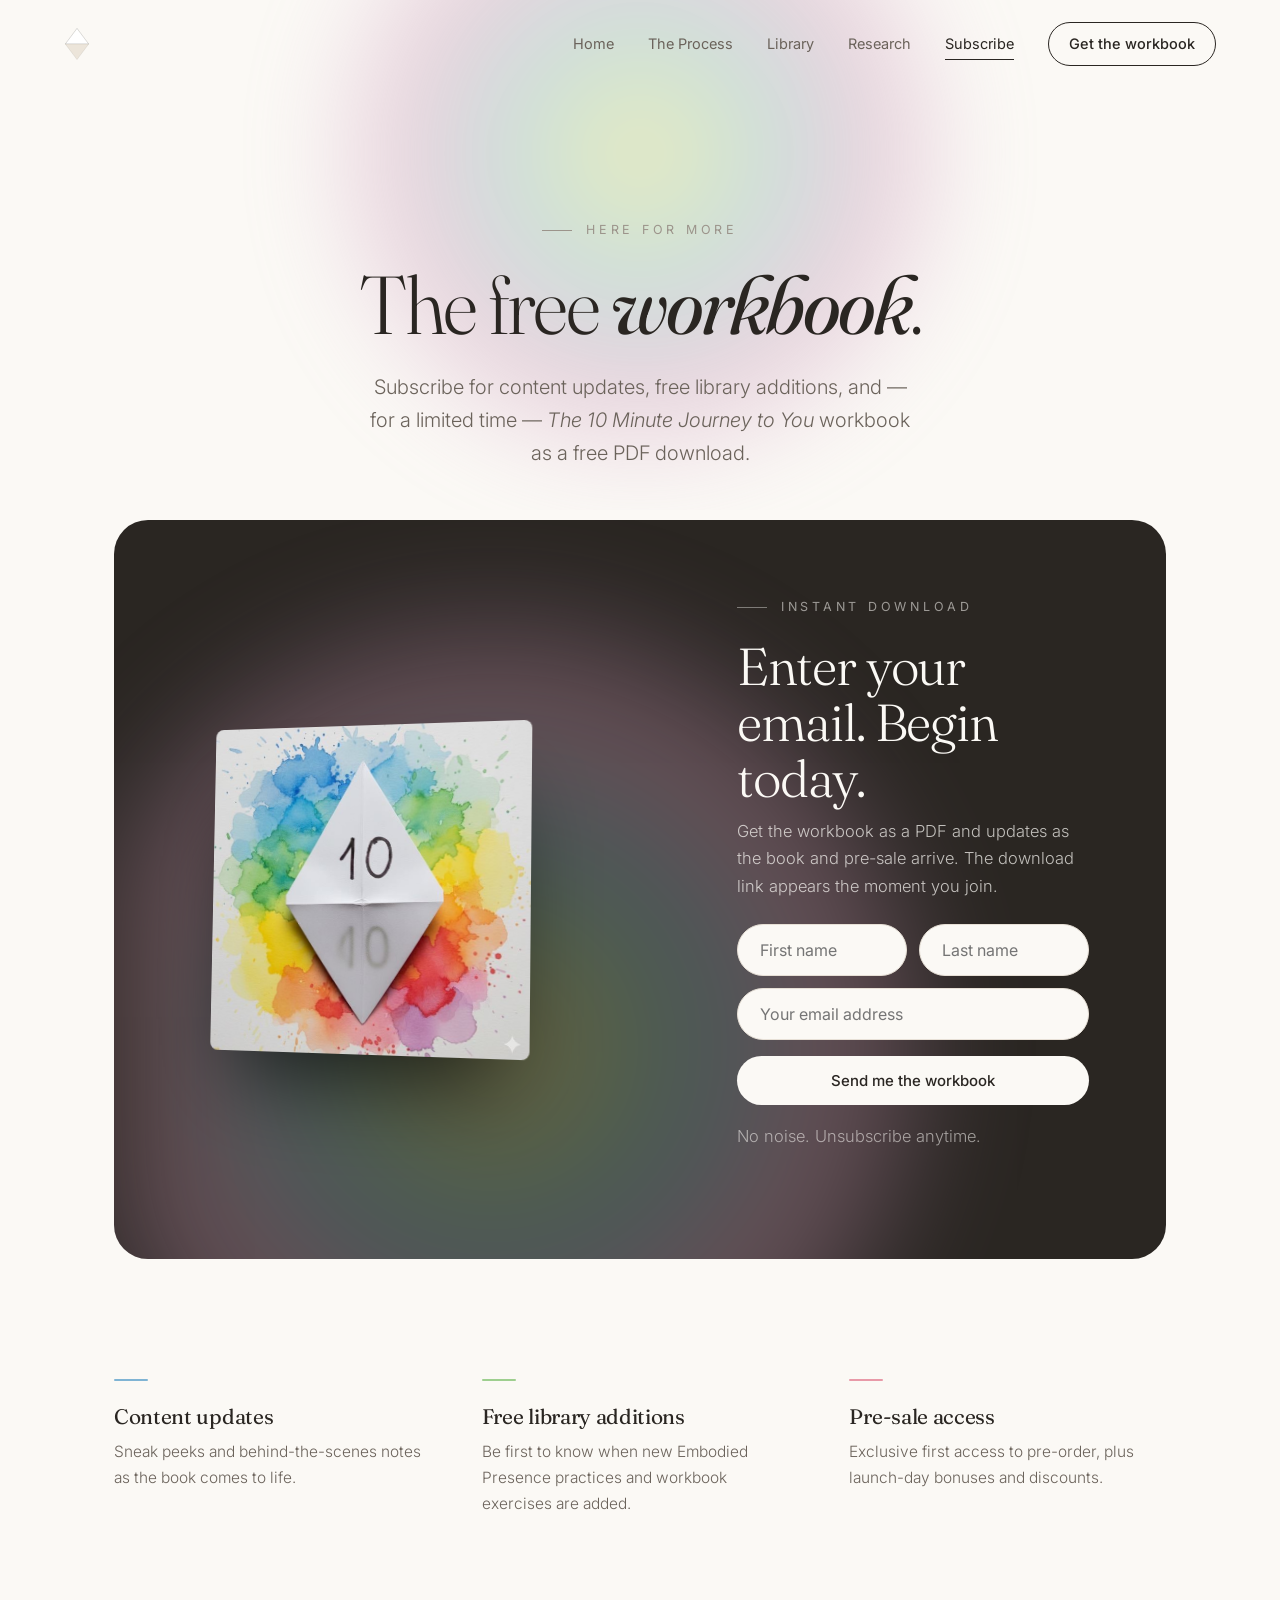
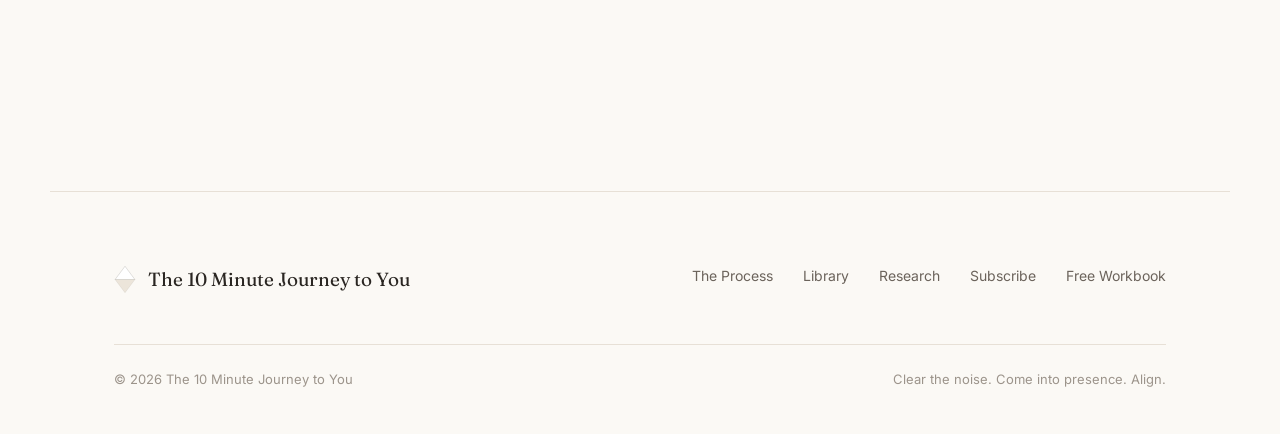
<file: subscribe.html>
<!DOCTYPE html>
<html lang="en">
<head>
<meta charset="UTF-8">
<meta name="viewport" content="width=device-width, initial-scale=1.0">
<title>Subscribe - The 10 Minute Journey to You</title>
<meta name="description" content="Subscribe for content updates, free library additions, and for a limited time, the free 10 Minute Journey to You workbook as a PDF download.">
<meta property="og:title" content="Subscribe - The 10 Minute Journey to You">
<meta property="og:description" content="Subscribe for content updates, free library additions, and for a limited time, the free 10 Minute Journey to You workbook as a PDF download.">
<meta property="og:type" content="website">
<meta property="og:image" content="[data-uri]">
<meta name="twitter:card" content="summary_large_image">
<link rel="icon" href="[data-uri]">
<link rel="preconnect" href="https://fonts.googleapis.com">
<link rel="preconnect" href="https://fonts.gstatic.com" crossorigin>
<link href="https://fonts.googleapis.com/css2?family=Fraunces:ital,opsz,wght@0,9..144,300..600;1,9..144,300..500&family=Inter:wght@300;400;500;600&display=swap" rel="stylesheet">
<style>
:root{
  --ink:#2a2622; --ink-soft:#6b635b; --ink-faint:#9c948b;
  --paper:#fbf9f5; --paper-warm:#f4efe7; --line:#e7e0d6;
  --c-blue:#7fb4d4; --c-green:#9ecf8f; --c-yellow:#f4d97a; --c-orange:#f0a86b; --c-rose:#e89aa8; --c-violet:#b79ccf;
  --maxw:1180px;
  /* vertical rhythm scale — consistent section spacing across breakpoints */
  --space-section:clamp(72px,11vw,150px);
  --space-section-lg:clamp(88px,13vw,180px);
  --space-block:clamp(40px,7vw,72px);
  --space-stack:clamp(24px,5vw,40px);
}
*{margin:0;padding:0;box-sizing:border-box}
html{scroll-behavior:smooth}
body{
  font-family:'Inter',sans-serif; color:var(--ink); background:var(--paper);
  line-height:1.65; -webkit-font-smoothing:antialiased; overflow-x:clip;
}
h1,h2,h3,h4{font-family:'Fraunces',serif; font-weight:400; line-height:1.08; letter-spacing:-0.015em}
.serif{font-family:'Fraunces',serif}
a{color:inherit; text-decoration:none}
img{max-width:100%; display:block}

/* ---------- nav ---------- */
nav{
  position:fixed; top:0; left:0; right:0; z-index:100;
  display:flex; align-items:center; justify-content:space-between;
  padding:22px clamp(24px,6vw,64px);
  transition:background .5s ease, padding .5s ease, box-shadow .5s ease;
}
nav.scrolled,nav.solid{background:rgba(251,249,245,.82); backdrop-filter:blur(18px) saturate(1.4); padding:14px clamp(24px,6vw,64px); box-shadow:0 1px 0 rgba(0,0,0,.04)}
.brand{display:flex; align-items:center; gap:11px; font-family:'Fraunces',serif; font-size:18px; letter-spacing:-.01em}
.brand .glyph{width:26px; height:34px}
.navlinks{display:flex; gap:34px; align-items:center}
.navlinks a{font-size:14.5px; color:var(--ink-soft); transition:color .3s; position:relative}
.navlinks a:hover,.navlinks a.active{color:var(--ink)}
.navlinks a:not(.nav-cta)::after{content:''; position:absolute; left:0; bottom:-4px; width:0; height:1px; background:var(--ink); transition:width .3s}
.navlinks a:not(.nav-cta):hover::after,.navlinks a.active::after{width:100%}
.nav-cta{padding:9px 20px; border:1px solid var(--ink); border-radius:100px; color:var(--ink)!important; font-weight:500; transition:all .35s}
.nav-cta:hover{background:var(--ink); color:var(--paper)!important}
.burger{display:none; flex-direction:column; justify-content:center; align-items:center; gap:5px; cursor:pointer; background:none; border:none; width:44px; height:44px; margin:-4px -10px -4px 0; -webkit-tap-highlight-color:transparent}
.burger span{width:24px; height:2px; background:var(--ink); border-radius:2px; transition:transform .35s cubic-bezier(.2,.8,.2,1), opacity .25s}
.burger.open span:nth-child(1){transform:translateY(7px) rotate(45deg)}
.burger.open span:nth-child(2){opacity:0}
.burger.open span:nth-child(3){transform:translateY(-7px) rotate(-45deg)}
.nav-scrim{position:fixed; inset:0; z-index:99; background:rgba(42,38,34,.32); backdrop-filter:blur(3px); opacity:0; visibility:hidden; transition:opacity .45s ease, visibility .45s ease}
.nav-scrim.open{opacity:1; visibility:visible}


/* ---------- buttons ---------- */
.btn{
  display:inline-block; padding:15px 34px; border-radius:100px; font-size:15px; font-weight:500; cursor:pointer;
  transition:transform .35s cubic-bezier(.2,.8,.2,1), box-shadow .35s, background .35s; border:none; font-family:inherit;
}
.btn-primary{background:var(--ink); color:var(--paper); box-shadow:0 8px 30px -8px rgba(42,38,34,.5)}
.btn-primary:hover{transform:translateY(-3px); box-shadow:0 16px 40px -10px rgba(42,38,34,.55)}
.btn-ghost{background:transparent; color:var(--ink); border:1px solid var(--line)}
.btn-ghost:hover{border-color:var(--ink); transform:translateY(-3px)}
.btn-light{background:var(--paper); color:var(--ink)}
.btn-light:hover{transform:translateY(-3px); box-shadow:0 16px 40px -12px rgba(0,0,0,.5)}
.btn-outline-l{background:transparent; color:var(--paper); border:1px solid rgba(251,249,245,.35)}
.btn-outline-l:hover{border-color:var(--paper); transform:translateY(-3px)}

/* ---------- layout helpers ---------- */
section{position:relative}
.wrap{max-width:var(--maxw); margin:0 auto; padding-left:clamp(24px,6vw,64px); padding-right:clamp(24px,6vw,64px)}
.band{padding:var(--space-section) 0}
.sec-eyebrow{font-size:12.5px; letter-spacing:.3em; text-transform:uppercase; color:var(--ink-faint); margin-bottom:20px; display:flex; align-items:center; gap:14px}
.sec-eyebrow::before{content:''; width:30px; height:1px; background:var(--ink-faint)}
.accent{
  background:linear-gradient(105deg,var(--c-blue),var(--c-green),var(--c-yellow),var(--c-orange),var(--c-rose),var(--c-violet));
  -webkit-background-clip:text; background-clip:text; -webkit-text-fill-color:transparent;
}

.reveal{opacity:0; transform:translateY(34px); transition:opacity 1s cubic-bezier(.2,.7,.2,1), transform 1s cubic-bezier(.2,.7,.2,1)}
.reveal.in{opacity:1; transform:none}
.reveal.d1{transition-delay:.1s}.reveal.d2{transition-delay:.2s}.reveal.d3{transition-delay:.3s}.reveal.d4{transition-delay:.4s}

/* ---------- page header (interior pages) ---------- */
.page-head{
  padding:clamp(140px,20vw,220px) 0 clamp(50px,7vw,90px); text-align:center; position:relative; overflow:hidden;
}
.page-head .aura{
  position:absolute; top:30%; left:50%; transform:translate(-50%,-50%);
  width:min(62vw,600px); aspect-ratio:1; z-index:0; pointer-events:none; filter:blur(54px); opacity:.42;
}
.page-head .inner{position:relative; z-index:2}
.page-head .sec-eyebrow{justify-content:center}
.page-head h1{font-size:clamp(40px,7vw,82px); font-weight:300; letter-spacing:-.03em; margin-bottom:22px}
.page-head h1 em{font-style:italic; font-weight:400}
.page-head p{font-size:clamp(17px,2vw,20px); color:var(--ink-soft); max-width:560px; margin:0 auto; font-weight:300}

/* ---------- hero (home) ---------- */
.hero{min-height:100svh; display:flex; flex-direction:column; align-items:center; justify-content:center; text-align:center; position:relative; padding:120px 24px 80px; overflow:hidden}
.aura-breathe{position:absolute; top:46%; left:50%; transform:translate(-50%,-50%); width:min(78vw,820px); aspect-ratio:1; z-index:0; pointer-events:none; filter:blur(46px); opacity:.5; animation:breathe 11s ease-in-out infinite}
@keyframes breathe{0%,100%{transform:translate(-50%,-50%) scale(1); opacity:.46}50%{transform:translate(-50%,-50%) scale(1.08); opacity:.6}}
.hero-inner{position:relative; z-index:2; max-width:880px}
.eyebrow{font-size:13px; letter-spacing:.34em; text-transform:uppercase; color:var(--ink-soft); margin-bottom:30px; opacity:0; animation:rise 1s .2s forwards}
.hero h1{font-size:clamp(44px,8.2vw,104px); font-weight:300; letter-spacing:-.03em; margin-bottom:26px}
.hero h1 .l{display:inline-block; opacity:0; transform:translateY(28px); animation:rise 1.1s forwards}
.hero h1 em{font-style:italic; font-weight:400}
.hero p.sub{font-size:clamp(17px,2vw,21px); color:var(--ink-soft); max-width:560px; margin:0 auto 42px; font-weight:300; opacity:0; animation:rise 1s 1.1s forwards}
.hero-cta{display:flex; gap:16px; justify-content:center; flex-wrap:wrap; opacity:0; animation:rise 1s 1.3s forwards}
.scrollcue{position:absolute; bottom:34px; left:50%; transform:translateX(-50%); z-index:2; opacity:0; animation:rise 1s 1.7s forwards}
.scrollcue .dot{width:5px; height:5px; border-radius:50%; background:var(--ink-faint); margin:0 auto; animation:fall 1.8s ease-in-out infinite}
.scrollcue span{font-size:11px; letter-spacing:.2em; text-transform:uppercase; color:var(--ink-faint); display:block; margin-top:8px}
@keyframes fall{0%{transform:translateY(0); opacity:0}40%{opacity:1}100%{transform:translateY(14px); opacity:0}}
@keyframes rise{to{opacity:1; transform:translateY(0)}}

/* ---------- statement ---------- */
.statement{text-align:center; padding:var(--space-section-lg) 0}
.statement h2{font-size:clamp(28px,4.6vw,56px); font-weight:300; line-height:1.18; max-width:900px; margin:0 auto; letter-spacing:-.02em}
.statement h2 em{font-style:italic}
.statement .accent{font-style:italic}

/* ---------- pillars ---------- */
.pillars{display:grid; grid-template-columns:repeat(3,1fr); gap:clamp(28px,4vw,64px); margin-top:var(--space-block)}
.pillar .num{font-family:'Fraunces',serif; font-size:15px; color:var(--ink-faint); margin-bottom:18px; letter-spacing:.05em}
.pillar h3{font-size:25px; margin-bottom:12px; font-weight:400}
.pillar p{color:var(--ink-soft); font-size:15.5px; font-weight:300}
.pillar .rule{width:34px; height:2px; border-radius:2px; margin-bottom:24px}

/* ---------- feature ---------- */
.feature{display:grid; grid-template-columns:1.05fr 1fr; gap:clamp(40px,6vw,90px); align-items:center}
.feature.flip{grid-template-columns:1fr 1.05fr}
.feature-img{position:relative; border-radius:22px; overflow:hidden; aspect-ratio:4/3; box-shadow:0 30px 70px -28px rgba(42,38,34,.4)}
.feature-img img{width:100%; height:100%; object-fit:cover; transition:transform 1.2s cubic-bezier(.2,.7,.2,1)}
.feature-img:hover img{transform:scale(1.05)}
.feature h2{font-size:clamp(30px,4vw,46px); font-weight:300; margin-bottom:24px; letter-spacing:-.02em}
.feature h2 em{font-style:italic}
.feature p{color:var(--ink-soft); font-size:16.5px; margin-bottom:18px; font-weight:300}
.inline-link{font-weight:500; color:var(--ink); border-bottom:1.5px solid var(--c-orange); transition:border-color .3s}
.inline-link:hover{border-color:var(--ink)}

/* ---------- process ---------- */
.process-wrap{background:var(--paper-warm); border-radius:34px; padding:clamp(40px,6vw,84px); position:relative; overflow:hidden}
.flow{display:grid; grid-template-columns:repeat(3,1fr); gap:30px; margin-top:56px; position:relative}
.step{background:var(--paper); border:1px solid var(--line); border-radius:18px; padding:30px 26px; transition:transform .5s cubic-bezier(.2,.8,.2,1), box-shadow .5s}
.step:hover{transform:translateY(-6px); box-shadow:0 24px 50px -24px rgba(42,38,34,.3)}
.step .si{font-family:'Fraunces',serif; font-size:13px; letter-spacing:.18em; text-transform:uppercase; margin-bottom:16px; display:flex; align-items:center; gap:10px}
.step .si .pip{width:9px; height:9px; border-radius:50%}
.step h4{font-size:20px; margin-bottom:9px; font-weight:500}
.step p{font-size:14.5px; color:var(--ink-soft); font-weight:300}
.process-note{text-align:center; margin-top:48px; font-family:'Fraunces',serif; font-style:italic; font-size:19px; color:var(--ink-soft)}

/* ---------- book ---------- */
.book{background:var(--ink); color:var(--paper); border-radius:34px; overflow:hidden; position:relative; display:grid; grid-template-columns:1fr 1fr; align-items:center; gap:40px; max-width:100%}
.book-aura{position:absolute; inset:0; opacity:.34; filter:blur(60px); z-index:0}
.book-text{padding:clamp(44px,6vw,80px); position:relative; z-index:2}
.book-text .sec-eyebrow{color:rgba(251,249,245,.55)}
.book-text .sec-eyebrow::before{background:rgba(251,249,245,.4)}
.book-text h2{font-size:clamp(32px,4.4vw,52px); font-weight:300; margin-bottom:22px; letter-spacing:-.02em}
.book-text p{color:rgba(251,249,245,.72); font-size:16.5px; margin-bottom:32px; font-weight:300}
.book-cta{display:flex; gap:14px; flex-wrap:wrap}
.book-visual{position:relative; z-index:2; display:flex; justify-content:center; align-items:center; padding:50px 30px; min-height:440px}
.book-visual img{width:min(78%,330px); border-radius:8px; box-shadow:0 50px 90px -30px rgba(0,0,0,.7); transform:perspective(1400px) rotateY(-16deg) rotateX(3deg); transition:transform 1s cubic-bezier(.2,.7,.2,1)}
.book-visual img:hover{transform:perspective(1400px) rotateY(-7deg) rotateX(1deg) translateY(-8px)}

/* ---------- research ---------- */
.research{display:grid; grid-template-columns:1fr 1fr; gap:clamp(36px,5vw,80px); align-items:start}
.research-stats{display:grid; gap:20px}
.stat{border-top:1px solid var(--line); padding-top:22px}
.stat .big{font-family:'Fraunces',serif; font-size:clamp(38px,5vw,58px); font-weight:300; line-height:1; letter-spacing:-.02em; margin-bottom:8px}
.stat .big .grad{background:linear-gradient(100deg,var(--c-blue),var(--c-violet)); -webkit-background-clip:text; background-clip:text; -webkit-text-fill-color:transparent}
.stat p{font-size:14px; color:var(--ink-soft); font-weight:300}
.research h2{font-size:clamp(30px,4vw,46px); font-weight:300; margin-bottom:22px; letter-spacing:-.02em}
.research p.lead{color:var(--ink-soft); font-size:16.5px; font-weight:300; margin-bottom:20px}
.research .cite{font-size:13px; color:var(--ink-faint); font-weight:300; line-height:1.6}

/* ---------- quote ---------- */
.quote{text-align:center; padding:var(--space-section) 0}
.quote blockquote{font-family:'Fraunces',serif; font-size:clamp(22px,3.3vw,38px); font-weight:300; line-height:1.34; max-width:920px; margin:0 auto 28px; letter-spacing:-.015em; font-style:italic}
.quote cite{font-style:normal; font-size:14px; letter-spacing:.18em; text-transform:uppercase; color:var(--ink-faint)}

/* ---------- forms / email capture ---------- */
.capture{text-align:center; background:var(--paper-warm); border-radius:34px; padding:clamp(56px,8vw,110px) clamp(24px,5vw,60px); position:relative; overflow:hidden}
.capture h2{font-size:clamp(30px,4.6vw,54px); font-weight:300; margin-bottom:18px; letter-spacing:-.02em}
.capture p.sub{color:var(--ink-soft); max-width:480px; margin:0 auto 36px; font-weight:300; font-size:16.5px}
.eform{display:flex; flex-direction:column; gap:12px; max-width:440px; margin:0 auto; position:relative; z-index:2}
.eform .row{display:flex; gap:12px}
.eform .row input{flex:1}
.eform input{width:100%; padding:15px 22px; border-radius:100px; border:1px solid var(--line); background:var(--paper); font-family:inherit; font-size:16px; color:var(--ink); transition:border-color .3s}
.eform input:focus{outline:none; border-color:var(--ink)}
.eform .btn{width:100%; margin-top:4px}
.form-note{font-size:12.5px; color:var(--ink-faint); margin-top:6px}
.form-success{display:none; text-align:center; position:relative; z-index:2; max-width:440px; margin:0 auto}
.form-success.show{display:block; animation:rise .7s forwards}
.form-success .check{width:54px; height:54px; border-radius:50%; background:linear-gradient(120deg,var(--c-green),var(--c-blue)); display:flex; align-items:center; justify-content:center; margin:0 auto 20px}
.form-success h3{font-size:26px; font-weight:400; margin-bottom:10px}
.form-success p{color:var(--ink-soft); font-size:15.5px; margin-bottom:24px; font-weight:300}
.field-error{border-color:var(--c-rose)!important}

/* ---------- library / video ---------- */
.video-grid{display:grid; grid-template-columns:repeat(3,1fr); gap:24px; margin-top:54px}
.video-card{border-radius:18px; overflow:hidden; background:var(--paper-warm); border:1px solid var(--line); transition:transform .5s cubic-bezier(.2,.8,.2,1), box-shadow .5s}
.video-card:hover{transform:translateY(-6px); box-shadow:0 24px 50px -24px rgba(42,38,34,.3)}
.video-card .frame{aspect-ratio:16/9; width:100%}
.video-card .frame iframe{width:100%; height:100%; border:0; display:block}
.video-card .vc-body{padding:20px 22px}
.video-card h4{font-size:17px; font-weight:500; margin-bottom:4px}
.video-card p{font-size:13.5px; color:var(--ink-soft); font-weight:300}

/* ---------- research list (library) ---------- */
.ref-list{display:grid; gap:0; margin-top:40px; max-width:920px}
.ref{border-top:1px solid var(--line); padding:26px 0; display:grid; grid-template-columns:200px 1fr; gap:30px}
.ref:last-child{border-bottom:1px solid var(--line)}
.ref .tag{font-family:'Fraunces',serif; font-size:15px; font-weight:500; color:var(--ink)}
.ref .body p{font-size:15px; color:var(--ink-soft); font-weight:300; margin-bottom:8px}
.ref .body .src{font-size:12.5px; color:var(--ink-faint); font-weight:300; line-height:1.55}

/* ---------- process page detail ---------- */
.detail{display:grid; gap:clamp(60px,9vw,120px); margin-top:20px}
.detail-block{display:grid; grid-template-columns:auto 1fr; gap:clamp(30px,5vw,70px); align-items:start}
.detail-block .marker{font-family:'Fraunces',serif; font-size:clamp(50px,8vw,104px); font-weight:300; line-height:.8; color:transparent; -webkit-text-stroke:1px var(--ink-faint); letter-spacing:-.04em}
.detail-block h3{font-size:clamp(26px,3.4vw,38px); font-weight:300; margin-bottom:18px; letter-spacing:-.02em}
.detail-block h3 em{font-style:italic}
.detail-block p{color:var(--ink-soft); font-size:16.5px; font-weight:300; margin-bottom:16px; max-width:640px}

/* ---------- popup modal ---------- */
.modal-overlay{
  position:fixed; inset:0; z-index:1000; background:rgba(42,38,34,.45); backdrop-filter:blur(6px);
  display:flex; align-items:center; justify-content:center; padding:24px;
  opacity:0; visibility:hidden; transition:opacity .5s ease, visibility .5s ease;
}
.modal-overlay.open{opacity:1; visibility:visible}
.modal{
  background:var(--paper); border-radius:28px; max-width:920px; width:100%; position:relative; overflow:hidden;
  display:grid; grid-template-columns:1fr 1fr; box-shadow:0 50px 120px -30px rgba(42,38,34,.6);
  transform:translateY(30px) scale(.97); transition:transform .55s cubic-bezier(.2,.8,.2,1);
}
.modal-overlay.open .modal{transform:none}
.modal-visual{position:relative; background:var(--ink); display:flex; align-items:center; justify-content:center; padding:44px 30px; overflow:hidden; min-height:340px}
.modal-visual .m-aura{position:absolute; inset:0; opacity:.4; filter:blur(50px)}
.modal-visual img{position:relative; z-index:2; width:min(72%,230px); border-radius:6px; box-shadow:0 40px 70px -24px rgba(0,0,0,.7); transform:perspective(1200px) rotateY(-14deg) rotateX(3deg)}
.modal-body{padding:clamp(34px,4vw,52px); display:flex; flex-direction:column; justify-content:center}
.modal-body .sec-eyebrow{margin-bottom:16px}
.modal-body h2{font-size:clamp(27px,3.4vw,38px); font-weight:300; line-height:1.1; margin-bottom:14px; letter-spacing:-.02em}
.modal-body h2 em{font-style:italic}
.modal-body p.lead{color:var(--ink-soft); font-size:15.5px; font-weight:300; margin-bottom:26px}
.modal-close{position:absolute; top:18px; right:18px; z-index:5; width:38px; height:38px; border-radius:50%; border:none; background:rgba(251,249,245,.9); cursor:pointer; display:flex; align-items:center; justify-content:center; transition:transform .3s, background .3s}
.modal-close:hover{transform:rotate(90deg); background:#fff}
.modal .eform{margin:0; max-width:none}
.modal .form-success{margin:0; max-width:none; text-align:left}
.modal .form-success .check{margin:0 0 18px}

/* ---------- footer ---------- */
footer.wrap{padding:72px clamp(24px,6vw,64px) 44px; border-top:1px solid var(--line); margin-top:clamp(60px,9vw,120px)}
.foot{display:flex; justify-content:space-between; align-items:flex-start; gap:40px; flex-wrap:wrap}
.foot-brand{display:flex; align-items:center; gap:12px; font-family:'Fraunces',serif; font-size:19px}
.foot-links{display:flex; gap:30px; flex-wrap:wrap}
.foot-links a{font-size:14px; color:var(--ink-soft); transition:color .3s}
.foot-links a:hover{color:var(--ink)}
.foot-bottom{margin-top:48px; padding-top:24px; border-top:1px solid var(--line); display:flex; justify-content:space-between; flex-wrap:wrap; gap:14px; font-size:13px; color:var(--ink-faint)}

/* ---------- responsive ---------- */
@media(max-width:860px){
  .navlinks{
    position:fixed; top:0; right:0; bottom:0; left:0;
    width:auto; max-width:none;
    height:100dvh; min-height:100vh;
    background:var(--paper);
    display:flex; flex-direction:column; justify-content:flex-start; align-items:stretch;
    gap:2px;
    padding:calc(78px + env(safe-area-inset-top,0px)) clamp(24px,7vw,40px) calc(28px + env(safe-area-inset-bottom,0px));
    transform:translateX(100%);
    opacity:0;
    transition:transform .5s cubic-bezier(.2,.8,.2,1), opacity .4s ease;
    overflow-y:auto; -webkit-overflow-scrolling:touch;
    z-index:100;
  }
  .navlinks.open{transform:none; opacity:1}
  .navlinks a{font-size:clamp(20px,5.5vw,26px); font-family:'Fraunces',serif; font-weight:300; padding:18px 4px; min-height:56px; display:flex; align-items:center; -webkit-tap-highlight-color:transparent; letter-spacing:-.01em}
  .navlinks a:not(.nav-cta)::after{display:none}
  .navlinks a:not(.nav-cta){border-bottom:1px solid var(--line)}
  .navlinks a.active{color:var(--ink); font-weight:400}
  .navlinks .nav-cta{font-family:'Inter',sans-serif; margin-top:auto; justify-content:center; padding:17px 20px; font-size:16px; border-radius:100px; min-height:56px; background:var(--ink); color:var(--paper)!important; border-color:var(--ink)}
  .burger{display:flex; z-index:101}
  nav{z-index:102}
  .brand{z-index:103; position:relative}
  .pillars,.flow,.research,.video-grid{grid-template-columns:1fr}
  .pillars{gap:var(--space-stack)}
  .pillar{padding-top:var(--space-stack); border-top:1px solid var(--line)}
  .pillar:first-child{padding-top:0; border-top:none}
  .feature{gap:var(--space-stack)}
  .research{gap:var(--space-stack)}
  .research-stats{grid-template-columns:repeat(3,1fr); gap:14px}
  .feature,.feature.flip,.book{grid-template-columns:1fr}
  .feature.flip .feature-img{order:-1}
  .book-visual{order:-1; min-height:0; padding:30px 30px 0}
  .book-visual img{width:min(40%,140px)}
  .book-text{padding:20px clamp(24px,6vw,40px) 30px}
  .book-text h2{font-size:clamp(24px,5.5vw,32px); margin-bottom:10px}
  .book-text p{font-size:14.5px; margin-bottom:18px; line-height:1.5}
  .book-text .sec-eyebrow{margin-bottom:10px}
  .book .eform{gap:10px}
  .book .eform .btn{margin-top:2px}
  .book .eform .row{flex-direction:row; gap:10px}
  .modal{grid-template-columns:1fr; max-width:420px; max-height:92dvh; overflow-y:auto; -webkit-overflow-scrolling:touch}
  .modal-overlay{padding:16px; align-items:center}
  .modal-visual{min-height:0; padding:28px 30px 0}
  .modal-visual img{width:120px}
  .modal-body{padding:22px 26px calc(26px + env(safe-area-inset-bottom,0px))}
  .modal-body .sec-eyebrow{margin-bottom:10px}
  .modal-body h2{font-size:24px; margin-bottom:10px}
  .modal-body p.lead{font-size:14.5px; margin-bottom:18px}
  .modal-close{top:12px; right:12px; width:40px; height:40px}
  .modal .eform{gap:10px}
  .ref{grid-template-columns:1fr; gap:8px}
  .detail-block{grid-template-columns:1fr; gap:10px}
  .detail-block .marker{font-size:60px}
  .foot-links{gap:6px 26px}
  .foot-links a{padding:8px 0; min-height:40px; display:flex; align-items:center}
  .inline-link{display:inline-block; padding:4px 0}
}
@media(max-width:540px){
  .wrap{padding-left:24px; padding-right:24px}
  footer.wrap{margin-top:56px; padding-top:48px}
  .sec-eyebrow,.eyebrow{font-size:12px; letter-spacing:.22em}
  .form-note{font-size:13px}
  .stat p,.pillar p,.step p{font-size:15px}
  .research-stats{grid-template-columns:1fr}
  .video-grid{grid-template-columns:1fr}
  .hero-cta{flex-direction:column; width:100%; max-width:300px; margin:0 auto}
  .hero-cta .btn{width:100%}
  .eform .row{flex-direction:column}
}
@media(prefers-reduced-motion:reduce){
  *{animation:none!important; transition:none!important}
  .reveal{opacity:1; transform:none}
  .aura-breathe{animation:none!important}
}

</style>
</head>
<body>

<svg width="0" height="0" style="position:absolute"><defs>
<radialGradient id="aura" cx="0.5" cy="0.5" r="0.5">
<stop offset="0" stop-color="#f4d97a"/><stop offset="0.3" stop-color="#9ecf8f"/><stop offset="0.55" stop-color="#7fb4d4"/><stop offset="0.78" stop-color="#e89aa8"/><stop offset="1" stop-color="#b79ccf"/>
</radialGradient>
</defs></svg>

<nav id="nav">
  <a href="index.html" class="brand" aria-label="The 10 Minute Journey to You — Home"><svg class="glyph" width="30" height="39" viewBox="0 0 40 52"><polygon points="20,2 38,26 20,26 2,26" style="fill:#fff;stroke:rgba(42,38,34,.25)"/><polygon points="2,26 20,26 38,26 20,50" style="fill:#ece5da;stroke:rgba(42,38,34,.12)"/></svg></a>
  <div class="navlinks" id="navlinks">
    <a href="index.html">Home</a><a href="process.html">The Process</a><a href="library.html">Library</a><a href="research.html">Research</a><a href="subscribe.html" class="active">Subscribe</a>
    <a href="subscribe.html" class="nav-cta">Get the workbook</a>
  </div>
  <button class="burger" id="burger" aria-label="Menu"><span></span><span></span><span></span></button>
</nav>

<header class="page-head" style="padding-bottom:clamp(20px,4vw,40px)">
  <svg class="aura" viewBox="0 0 100 100"><circle cx="50" cy="50" r="48" fill="url(#aura)"/></svg>
  <div class="inner wrap">
    <div class="sec-eyebrow">Here for more</div>
    <h1>The free <em>workbook</em>.</h1>
    <p>Subscribe for content updates, free library additions, and &mdash; for a limited time &mdash; <em>The 10 Minute Journey to You</em> workbook as a free PDF download.</p>
  </div>
</header>

<section class="wrap" style="padding-bottom:clamp(70px,10vw,120px)">
  <div class="book" style="margin-top:10px">
    <svg class="book-aura" viewBox="0 0 100 100" preserveAspectRatio="xMidYMid slice"><circle cx="36" cy="50" r="40" fill="url(#aura)"/></svg>
    <div class="book-visual" style="order:-1"><img src="[data-uri]" alt="The 10 Minute Journey to You emblem"></div>
    <div class="book-text">
      <div class="sec-eyebrow">Instant download</div>
      <h2 style="margin-bottom:12px">Enter your email. Begin today.</h2>
      <p style="margin-bottom:24px">Get the workbook as a PDF and updates as the book and pre-sale arrive. The download link appears the moment you join.</p>
      <form class="eform" data-source="subscribe-page" style="max-width:none">
        <div class="row">
          <input type="text" name="first" placeholder="First name" aria-label="First name">
          <input type="text" name="last" placeholder="Last name" aria-label="Last name">
        </div>
        <input type="email" name="email" placeholder="Your email address" aria-label="Email address" required>
        <button type="submit" class="btn btn-light">Send me the workbook</button>
        <p class="form-note" style="color:rgba(251,249,245,.55)">No noise. Unsubscribe anytime.</p>
      </form>
      <div class="form-success">
        <div class="check"><svg width="24" height="24" viewBox="0 0 24 24"><path d="M5 12.5l4.5 4.5L19 7.5" stroke="#fff" stroke-width="2.2" fill="none" stroke-linecap="round" stroke-linejoin="round"/></svg></div>
        <h3 style="color:var(--paper)">Your workbook is ready.</h3>
        <p style="color:rgba(251,249,245,.72)">Thank you for joining the journey. Your download is one tap away.</p>
        <a class="dl-link btn btn-light" href="The_10_Minute_Journey_to_You_Workbook.pdf" download>Download the workbook (PDF)</a>
      </div>
    </div>
  </div>
</section>

<section class="wrap" style="padding-bottom:clamp(90px,13vw,160px)">
  <div class="pillars" style="margin-top:0">
    <div class="pillar reveal d1"><div class="rule" style="background:var(--c-blue)"></div><h3 style="font-size:21px">Content updates</h3><p>Sneak peeks and behind-the-scenes notes as the book comes to life.</p></div>
    <div class="pillar reveal d2"><div class="rule" style="background:var(--c-green)"></div><h3 style="font-size:21px">Free library additions</h3><p>Be first to know when new Embodied Presence practices and workbook exercises are added.</p></div>
    <div class="pillar reveal d3"><div class="rule" style="background:var(--c-rose)"></div><h3 style="font-size:21px">Pre-sale access</h3><p>Exclusive first access to pre-order, plus launch-day bonuses and discounts.</p></div>
  </div>
</section>

<footer class="wrap">
  <div class="foot">
    <a href="index.html" class="foot-brand"><svg class="glyph" width="22" height="29" viewBox="0 0 40 52"><polygon points="20,2 38,26 20,26 2,26" style="fill:#fff;stroke:rgba(42,38,34,.25)"/><polygon points="2,26 20,26 38,26 20,50" style="fill:#ece5da;stroke:rgba(42,38,34,.12)"/></svg><span>The 10 Minute Journey to You</span></a>
    <div class="foot-links">
      <a href="process.html">The Process</a>
      <a href="library.html">Library</a>
      <a href="research.html">Research</a>
      <a href="subscribe.html">Subscribe</a>
      <a href="subscribe.html">Free Workbook</a>
    </div>
  </div>
  <div class="foot-bottom">
    <span>&copy; 2026 The 10 Minute Journey to You</span>
    <span>Clear the noise. Come into presence. Align.</span>
  </div>
</footer>
<!-- timed workbook popup -->
<div class="modal-overlay" id="workbookModal" role="dialog" aria-modal="true" aria-label="Download the free workbook">
  <div class="modal">
    <button class="modal-close" id="modalClose" aria-label="Close">
      <svg width="16" height="16" viewBox="0 0 16 16"><path d="M3 3l10 10M13 3L3 13" stroke="#2a2622" stroke-width="1.6" stroke-linecap="round"/></svg>
    </button>
    <div class="modal-visual">
      <svg class="m-aura" viewBox="0 0 100 100" preserveAspectRatio="xMidYMid slice"><circle cx="50" cy="50" r="42" fill="url(#aura)"/></svg>
      <img src="[data-uri]" alt="The 10 Minute Journey to You emblem">
    </div>
    <div class="modal-body">
      <div class="sec-eyebrow">Free, for a limited time</div>
      <h2>Start your journey with the <em>free workbook</em>.</h2>
      <p class="lead">Enter your email and download <em>The 10 Minute Journey to You</em> Workbook as a PDF &mdash; plus updates on the book&rsquo;s arrival.</p>
      <form class="eform" data-source="popup">
        <div class="row"><input type="text" name="first" placeholder="First name" aria-label="First name"></div>
        <input type="email" name="email" placeholder="Your email address" aria-label="Email address" required>
        <button type="submit" class="btn btn-primary">Send me the workbook</button>
        <p class="form-note">No noise. Unsubscribe anytime.</p>
      </form>
      <div class="form-success">
        <div class="check"><svg width="24" height="24" viewBox="0 0 24 24"><path d="M5 12.5l4.5 4.5L19 7.5" stroke="#fff" stroke-width="2.2" fill="none" stroke-linecap="round" stroke-linejoin="round"/></svg></div>
        <h3>Your workbook is ready.</h3>
        <p>Thank you for joining. Your download is one tap away.</p>
        <a class="dl-link btn btn-primary" href="The_10_Minute_Journey_to_You_Workbook.pdf" download>Download the workbook (PDF)</a>
      </div>
    </div>
  </div>
</div>
<script>
/* =========================================================================
   The 10 Minute Journey to You — shared site script
   =========================================================================
   BACKEND WIRE-UP (do this later):
   Everything funnels through submitEmail() below. Replace the body of that
   one function with your form service call (Formspree, Mailchimp, etc.) and
   every form + the popup will work. Nothing else needs to change.
   ========================================================================= */

/* ---- CONFIG: edit these two values ---- */
const WORKBOOK_PDF_URL = "The_10_Minute_Journey_to_You_Workbook.pdf";   // drop your PDF in the site root with this name
const POPUP_DELAY_MS    = 8000;            // popup appears after 8 seconds
const POPUP_COOLDOWN_DAYS = 7;             // don't re-show for this many days after close/submit

/* ---- The single integration point ----
   Wire this to your email service later. It must return a Promise.
   Resolve on success, reject on failure. Right now it just simulates a
   network call so the UI is fully functional for testing. */
async function submitEmail({ first, last, email, source }) {
  const res = await fetch("https://formspree.io/f/xkolbabj", {
    method: "POST",
    headers: { "Content-Type": "application/json", "Accept": "application/json" },
    body: JSON.stringify({
      email: email,
      name: [first, last].filter(Boolean).join(" "),
      source: source,
      _subject: "New signup — The 10 Minute Journey to You (" + (source || "site") + ")"
    })
  });
  if (!res.ok) throw new Error("Submission failed");
  return true;
}

/* ---------- nav: scroll state + mobile menu ---------- */
(function () {
  const nav = document.getElementById("nav");
  if (nav && !nav.classList.contains("solid")) {
    const onScroll = () => nav.classList.toggle("scrolled", window.scrollY > 40);
    addEventListener("scroll", onScroll); onScroll();
  }
  const burger = document.getElementById("burger");
  const links = document.getElementById("navlinks");
  if (burger && links) {
    // scrim behind the panel
    let scrim = document.querySelector(".nav-scrim");
    if (!scrim) {
      scrim = document.createElement("div");
      scrim.className = "nav-scrim";
      document.body.appendChild(scrim);
    }
    const setMenu = (open) => {
      links.classList.toggle("open", open);
      burger.classList.toggle("open", open);
      scrim.classList.toggle("open", open);
      burger.setAttribute("aria-expanded", open ? "true" : "false");
      document.body.style.overflow = open ? "hidden" : "";
    };
    burger.setAttribute("aria-label", "Menu");
    burger.setAttribute("aria-expanded", "false");
    burger.addEventListener("click", () => setMenu(!links.classList.contains("open")));
    scrim.addEventListener("click", () => setMenu(false));
    links.querySelectorAll("a").forEach(a => a.addEventListener("click", () => setMenu(false)));
    addEventListener("keydown", (e) => { if (e.key === "Escape") setMenu(false); });
    // close menu if resized up to desktop
    addEventListener("resize", () => { if (window.innerWidth > 860) setMenu(false); });
  }
})();

/* ---------- scroll reveal ---------- */
(function () {
  const els = document.querySelectorAll(".reveal");
  if (!els.length) return;
  const io = new IntersectionObserver((entries) => {
    entries.forEach(e => { if (e.isIntersecting) { e.target.classList.add("in"); io.unobserve(e.target); } });
  }, { threshold: 0.16 });
  els.forEach(el => io.observe(el));
})();

/* ---------- email forms (page forms + popup share this) ---------- */
function wireForm(form) {
  if (!form || form.dataset.wired) return;
  form.dataset.wired = "1";
  const success = form.parentElement.querySelector(".form-success");
  const dlLink  = success ? success.querySelector(".dl-link") : null;
  if (dlLink) dlLink.setAttribute("href", WORKBOOK_PDF_URL);

  form.addEventListener("submit", async (e) => {
    e.preventDefault();
    const emailEl = form.querySelector('input[type="email"]');
    const firstEl = form.querySelector('input[name="first"]');
    const lastEl  = form.querySelector('input[name="last"]');
    const btn     = form.querySelector("button[type=submit], .btn");

    // light validation
    let ok = true;
    [emailEl, firstEl].forEach(el => { if (el) el.classList.remove("field-error"); });
    if (firstEl && !firstEl.value.trim()) { firstEl.classList.add("field-error"); ok = false; }
    const emailVal = emailEl ? emailEl.value.trim() : "";
    if (!/^[^\s@]+@[^\s@]+\.[^\s@]+$/.test(emailVal)) { emailEl.classList.add("field-error"); ok = false; }
    if (!ok) return;

    const original = btn.textContent;
    btn.textContent = "Sending…"; btn.style.opacity = ".7"; btn.disabled = true;

    try {
      await submitEmail({
        first: firstEl ? firstEl.value.trim() : "",
        last:  lastEl ? lastEl.value.trim() : "",
        email: emailVal,
        source: form.dataset.source || "site"
      });
      if (success) { form.style.display = "none"; success.classList.add("show"); }
      else { btn.textContent = "Welcome ✓"; }
      setPopupCooldown(); // any successful capture suppresses the popup
    } catch (err) {
      btn.textContent = "Try again";
      setTimeout(() => { btn.textContent = original; btn.style.opacity = "1"; btn.disabled = false; }, 1800);
    }
  });
}
document.querySelectorAll("form.eform").forEach(wireForm);

/* ---------- timed workbook popup ---------- */
(function () {
  const overlay = document.getElementById("workbookModal");
  if (!overlay) return;

  const COOLDOWN_KEY = "tmj_popup_seen";
  function suppressed() {
    try {
      const t = localStorage.getItem(COOLDOWN_KEY);
      if (!t) return false;
      return (Date.now() - parseInt(t, 10)) < POPUP_COOLDOWN_DAYS * 864e5;
    } catch { return false; }
  }
  window.setPopupCooldown = function () {
    try { localStorage.setItem(COOLDOWN_KEY, String(Date.now())); } catch {}
  };

  let opened = false;
  function open() {
    if (opened || suppressed()) return;
    opened = true;
    overlay.classList.add("open");
    document.body.style.overflow = "hidden";
    const f = overlay.querySelector("input"); if (f) setTimeout(() => f.focus(), 600);
  }
  function close() {
    overlay.classList.remove("open");
    document.body.style.overflow = "";
    setPopupCooldown();
  }

  if (!suppressed()) setTimeout(open, POPUP_DELAY_MS);

  overlay.querySelector(".modal-close").addEventListener("click", close);
  overlay.addEventListener("click", (e) => { if (e.target === overlay) close(); });
  addEventListener("keydown", (e) => { if (e.key === "Escape" && overlay.classList.contains("open")) close(); });

  // expose a manual trigger for "get the workbook" buttons
  window.openWorkbookPopup = function () { opened = false; open(); };
})();

</script>
</body>
</html>
</file>
